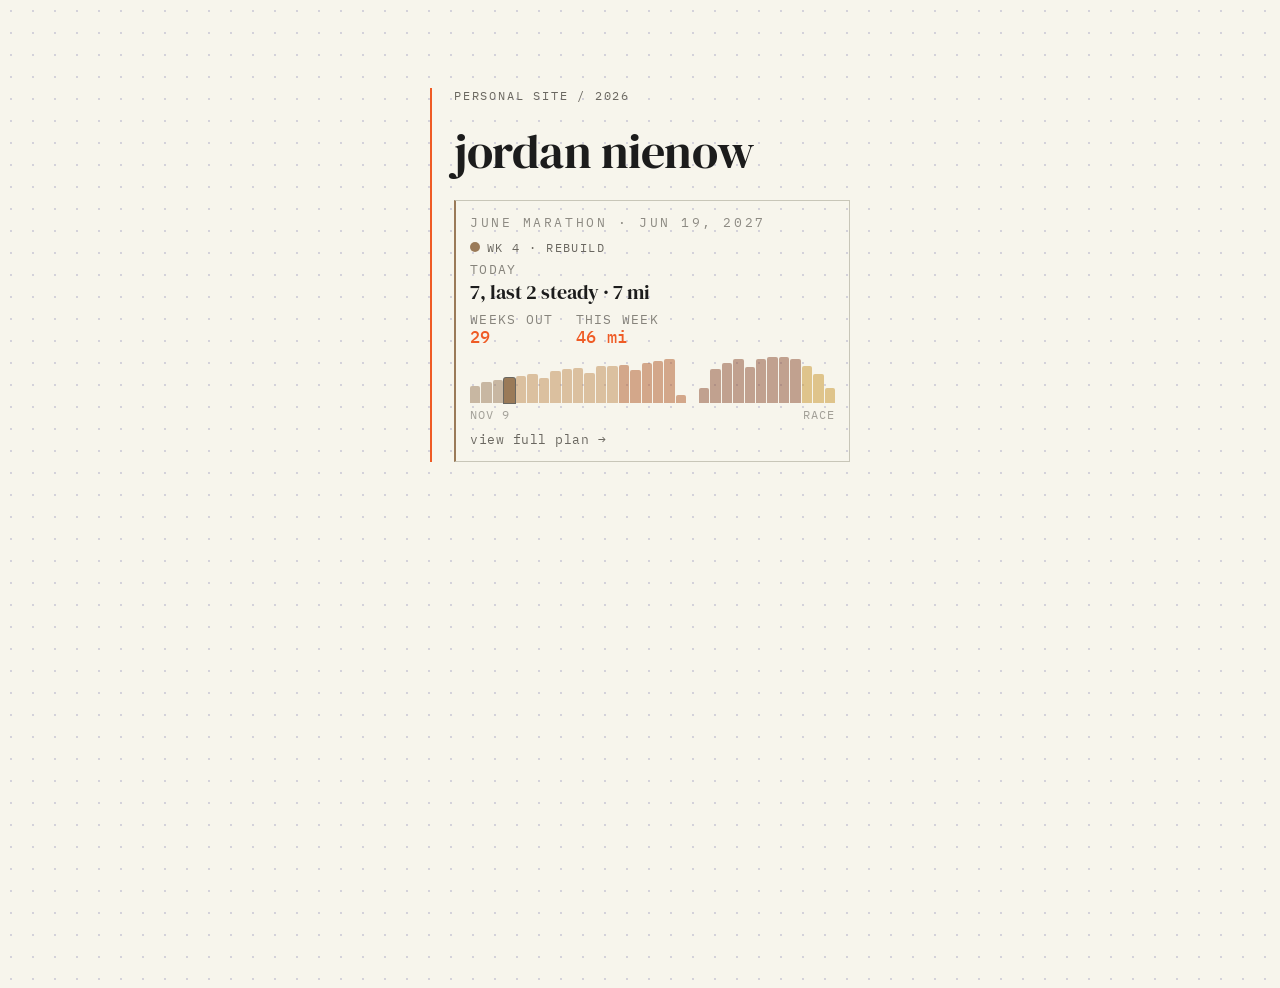
<file: index.html>
<!DOCTYPE html><html lang="en"><head><meta charset="UTF-8"><meta name="viewport" content="width=device-width, initial-scale=1.0"><title>jordan nienow</title><link rel="preconnect" href="https://fonts.googleapis.com"><link rel="preconnect" href="https://fonts.gstatic.com" crossorigin><link href="https://fonts.googleapis.com/css2?family=DM+Serif+Display&family=IBM+Plex+Mono:wght@400;500&display=swap" rel="stylesheet"><style>:root{--paper:#f7f5ec;--ink:#1c1c1c;--ink-muted:#6a6760;--orange:#ef5b25;--grid:#a8a6c473;--border-subtle:#c8c6b8;--grid-unit:22px;--phase-base-build:#bf8c52;--phase-peak-build:#b05a28;--phase-recovery:#9a7a58;--phase-marathon-prep:#8c4e32;--phase-final-build:#6e4025;--phase-taper:#c8942a;--phase-race-week:#4e2416}*,:before,:after{box-sizing:border-box;margin:0;padding:0}body{background-color:var(--paper);background-image:radial-gradient(circle, var(--grid) 1.2px, transparent 1.2px);background-size:var(--grid-unit) var(--grid-unit);color:var(--ink);min-height:100vh;font-family:IBM Plex Mono,Courier New,monospace}a{color:inherit;text-decoration:none}.hover-link{color:var(--ink-muted);border-bottom:1px solid #0000;padding-bottom:1px;transition:color .15s,border-color .15s;display:inline-block}.hover-link:hover{color:var(--ink);border-bottom-color:var(--orange)}
.notebook-page[data-astro-cid-lcdefpme]{border-left:2px solid var(--orange);flex-direction:column;gap:22px;max-width:420px;margin:88px auto;padding-left:22px;display:flex}.label[data-astro-cid-lcdefpme]{letter-spacing:.15em;text-transform:uppercase;color:var(--ink-muted);font-family:IBM Plex Mono,monospace;font-size:.75rem}.name[data-astro-cid-lcdefpme]{color:var(--ink);letter-spacing:-.01em;font-family:DM Serif Display,Georgia,serif;font-size:3rem;font-weight:400;line-height:1.1}.snapshot-card[data-astro-cid-lcdefpme]{border:1px solid var(--border-subtle);border-left:2px solid;flex-direction:column;gap:9px;padding:13px 14px 11px;display:flex}.snapshot-eyebrow[data-astro-cid-lcdefpme]{letter-spacing:.2em;text-transform:uppercase;color:var(--ink-muted);opacity:.75;font-family:IBM Plex Mono,monospace;font-size:.8rem}.snapshot-phase[data-astro-cid-lcdefpme]{align-items:center;gap:7px;display:flex}.snapshot-phase-dot[data-astro-cid-lcdefpme]{border-radius:50%;flex-shrink:0;width:10px;height:10px}.snapshot-phase-name[data-astro-cid-lcdefpme]{letter-spacing:.12em;text-transform:uppercase;color:var(--ink-muted);font-family:IBM Plex Mono,monospace;font-size:.75rem}.snapshot-today-run[data-astro-cid-lcdefpme]{color:var(--ink);font-family:DM Serif Display,Georgia,serif;font-size:1.25rem;line-height:1.25}.snapshot-stats[data-astro-cid-lcdefpme]{gap:22px;display:flex}.snapshot-stat-label[data-astro-cid-lcdefpme]{letter-spacing:.1em;text-transform:uppercase;color:var(--ink-muted);opacity:.8;margin-bottom:3px;font-family:IBM Plex Mono,monospace;font-size:.8rem;line-height:1}.snapshot-stat-value[data-astro-cid-lcdefpme]{color:var(--orange);letter-spacing:.02em;font-family:IBM Plex Mono,monospace;font-size:1.05rem;font-weight:500;line-height:1}.snapshot-chart[data-astro-cid-lcdefpme]{align-items:flex-end;gap:1px;height:48px;display:flex}.snapshot-bar{opacity:.5;cursor:default;border-radius:2px 2px 0 0;flex:1;transition:opacity .12s}.snapshot-bar.current{opacity:1;box-shadow:0 0 0 1px var(--ink-muted)}.snapshot-chart-labels[data-astro-cid-lcdefpme]{justify-content:space-between;margin-top:4px;display:flex}.snapshot-chart-labels[data-astro-cid-lcdefpme] span[data-astro-cid-lcdefpme]{letter-spacing:.08em;text-transform:uppercase;color:var(--ink-muted);opacity:.6;font-family:IBM Plex Mono,monospace;font-size:.75rem}.snapshot-link[data-astro-cid-lcdefpme]{letter-spacing:.04em;color:var(--ink-muted);border-bottom:1px solid #0000;align-self:flex-start;padding-bottom:1px;font-family:IBM Plex Mono,monospace;font-size:.8rem;transition:color .15s,border-color .15s;display:inline-block}.snapshot-link[data-astro-cid-lcdefpme]:hover{color:var(--ink);border-bottom-color:var(--orange)}
</style></head><body><main class="notebook-page" data-astro-cid-lcdefpme><span class="label" data-astro-cid-lcdefpme>personal site / 2026</span><h1 class="name" data-astro-cid-lcdefpme>jordan nienow</h1><div class="snapshot-card" id="snapshot-card" data-astro-cid-lcdefpme><div class="snapshot-eyebrow" data-astro-cid-lcdefpme>june marathon &middot; jun 19, 2027</div><div class="snapshot-phase" data-astro-cid-lcdefpme><span class="snapshot-phase-dot" id="snapshot-phase-dot" data-astro-cid-lcdefpme></span><span class="snapshot-phase-name" id="snapshot-phase-name" data-astro-cid-lcdefpme></span></div><div class="snapshot-today" data-astro-cid-lcdefpme><div class="snapshot-stat-label" id="today-label" data-astro-cid-lcdefpme>today</div><div class="snapshot-today-run" id="today-run" data-astro-cid-lcdefpme></div></div><div class="snapshot-stats" data-astro-cid-lcdefpme><div class="snapshot-stat" data-astro-cid-lcdefpme><div class="snapshot-stat-label" data-astro-cid-lcdefpme>weeks out</div><div class="snapshot-stat-value" id="stat-weeks-out" data-astro-cid-lcdefpme></div></div><div class="snapshot-stat" data-astro-cid-lcdefpme><div class="snapshot-stat-label" data-astro-cid-lcdefpme>this week</div><div class="snapshot-stat-value" id="stat-this-week" data-astro-cid-lcdefpme></div></div></div><div class="snapshot-chart-wrap" data-astro-cid-lcdefpme><div class="snapshot-chart" id="snapshot-chart" data-astro-cid-lcdefpme></div><div class="snapshot-chart-labels" data-astro-cid-lcdefpme><span data-astro-cid-lcdefpme>nov 9</span><span data-astro-cid-lcdefpme>race</span></div></div><a class="snapshot-link" href="/plan/" data-astro-cid-lcdefpme>view full plan &rarr;</a></div></main></body></html><script>(function(){const planWeeks = [{"week":1,"total":32,"cutback":false,"phase":"Rebuild","phaseVar":"--phase-recovery","days":[{"run":"3 recovery","miles":3},{"run":"6 + 6x20s strides","miles":6},{"run":"6 easy","miles":6},{"run":"4 recovery","miles":4},{"run":"5 easy","miles":5},{"run":"Rest","miles":0},{"run":"8 long","miles":8}]},{"week":2,"total":38,"cutback":false,"phase":"Rebuild","phaseVar":"--phase-recovery","days":[{"run":"Rest","miles":0},{"run":"6 + 8x10s hill sprints","miles":6},{"run":"8 easy","miles":8},{"run":"4 recovery","miles":4},{"run":"6 easy","miles":6},{"run":"4 recovery + 8x100 strides","miles":4},{"run":"10 long","miles":10}]},{"week":3,"total":42,"cutback":false,"phase":"Rebuild","phaseVar":"--phase-recovery","days":[{"run":"Rest","miles":0},{"run":"7 + 8x10s hill sprints","miles":7},{"run":"9 easy","miles":9},{"run":"Turkey Trot 5 mi race","miles":5},{"run":"6 easy","miles":6},{"run":"4 recovery + 8x100 strides","miles":4},{"run":"11 long","miles":11}]},{"week":4,"total":46,"cutback":false,"phase":"Rebuild","phaseVar":"--phase-recovery","days":[{"run":"Rest","miles":0},{"run":"8: fartlek 8x1' on / 1' off","miles":8},{"run":"9 medium-long","miles":9},{"run":"5 recovery","miles":5},{"run":"7, last 2 steady","miles":7},{"run":"5 recovery + 8x100 strides","miles":5},{"run":"12 long","miles":12}]},{"week":5,"total":50,"cutback":false,"phase":"Base & strength","phaseVar":"--phase-base-build","days":[{"run":"Rest","miles":0},{"run":"8 w/ 8x45s hills, jog down","miles":8},{"run":"10 medium-long","miles":10},{"run":"5 recovery","miles":5},{"run":"8, last 3 steady","miles":8},{"run":"5 recovery + 8x100 strides","miles":5},{"run":"14 long","miles":14}]},{"week":6,"total":54,"cutback":false,"phase":"Base & strength","phaseVar":"--phase-base-build","days":[{"run":"4 recovery","miles":4},{"run":"8: fartlek 6x2' / 1'","miles":8},{"run":"11 medium-long","miles":11},{"run":"5 recovery","miles":5},{"run":"8, last 4 steady","miles":8},{"run":"4 recovery + 8x100 strides","miles":4},{"run":"14 long","miles":14}]},{"week":7,"total":46,"cutback":true,"phase":"Base & strength","phaseVar":"--phase-base-build","days":[{"run":"4 recovery","miles":4},{"run":"7 + 10x100 strides","miles":7},{"run":"9 medium-long","miles":9},{"run":"5 recovery","miles":5},{"run":"5 easy","miles":5},{"run":"4 recovery + 8x100 strides","miles":4},{"run":"12 long","miles":12}]},{"week":8,"total":58,"cutback":false,"phase":"Base & strength","phaseVar":"--phase-base-build","days":[{"run":"5 recovery","miles":5},{"run":"8 w/ 10x45s hills, jog down","miles":8},{"run":"11 medium-long","miles":11},{"run":"5 recovery","miles":5},{"run":"9, last 4 steady","miles":9},{"run":"5 recovery + 8x100 strides","miles":5},{"run":"15 long","miles":15}]},{"week":9,"total":62,"cutback":false,"phase":"Base & strength","phaseVar":"--phase-base-build","days":[{"run":"5 recovery","miles":5},{"run":"9 w/ 5x4' @ LT, 90s jog","miles":9},{"run":"12 medium-long","miles":12},{"run":"6 recovery","miles":6},{"run":"9 general aerobic","miles":9},{"run":"5 recovery + 8x100 strides","miles":5},{"run":"16 long","miles":16}]},{"week":10,"total":65,"cutback":false,"phase":"Base & strength","phaseVar":"--phase-base-build","days":[{"run":"5 recovery","miles":5},{"run":"10 w/ 3x10' @ LT, 2' jog","miles":10},{"run":"12 medium-long","miles":12},{"run":"6 recovery","miles":6},{"run":"10, last 5 steady","miles":10},{"run":"5 recovery + 8x100 strides","miles":5},{"run":"17 long","miles":17}]},{"week":11,"total":55,"cutback":true,"phase":"Base & strength","phaseVar":"--phase-base-build","days":[{"run":"4 recovery","miles":4},{"run":"8 + 10x100 strides","miles":8},{"run":"10 medium-long","miles":10},{"run":"5 recovery","miles":5},{"run":"9 general aerobic","miles":9},{"run":"5 recovery + 8x100 strides","miles":5},{"run":"14 long","miles":14}]},{"week":12,"total":67,"cutback":false,"phase":"Base & strength","phaseVar":"--phase-base-build","days":[{"run":"5 recovery","miles":5},{"run":"10 w/ 4 @ LT","miles":10},{"run":"12 medium-long","miles":12},{"run":"6 recovery","miles":6},{"run":"10 w/ 4 @ MP","miles":10},{"run":"6 recovery + 8x100 strides","miles":6},{"run":"18 long","miles":18}]},{"week":13,"total":68,"cutback":false,"phase":"Base & strength","phaseVar":"--phase-base-build","days":[{"run":"5 recovery","miles":5},{"run":"9: 4 mi threshold test","miles":9},{"run":"13 medium-long","miles":13},{"run":"6 recovery","miles":6},{"run":"11 general aerobic","miles":11},{"run":"6 recovery + 8x100 strides","miles":6},{"run":"18 long","miles":18}]},{"week":14,"total":70,"cutback":false,"phase":"Endurance & LT","phaseVar":"--phase-peak-build","days":[{"run":"6 recovery","miles":6},{"run":"10 w/ 5 @ LT","miles":10},{"run":"13 medium-long","miles":13},{"run":"6 recovery","miles":6},{"run":"11 w/ 6 @ MP","miles":11},{"run":"6 recovery + 8x100 strides","miles":6},{"run":"18 long","miles":18}]},{"week":15,"total":60,"cutback":true,"phase":"Endurance & LT","phaseVar":"--phase-peak-build","days":[{"run":"5 recovery","miles":5},{"run":"8 + 10x100 strides","miles":8},{"run":"11 medium-long","miles":11},{"run":"6 recovery","miles":6},{"run":"10 general aerobic","miles":10},{"run":"5 recovery + 8x100 strides","miles":5},{"run":"15 long","miles":15}]},{"week":16,"total":74,"cutback":false,"phase":"Endurance & LT","phaseVar":"--phase-peak-build","days":[{"run":"6 recovery","miles":6},{"run":"11 w/ 6 @ LT","miles":11},{"run":"14 medium-long","miles":14},{"run":"7 recovery","miles":7},{"run":"10 general aerobic","miles":10},{"run":"6 recovery + 8x100 strides","miles":6},{"run":"20 long","miles":20}]},{"week":17,"total":77,"cutback":false,"phase":"Endurance & LT","phaseVar":"--phase-peak-build","days":[{"run":"7 recovery","miles":7},{"run":"11 w/ 3x2 mi @ LT, 3' jog","miles":11},{"run":"15 medium-long","miles":15},{"run":"7 recovery","miles":7},{"run":"13 general aerobic","miles":13},{"run":"7 recovery + 8x100 strides","miles":7},{"run":"17 w/ 10 @ MP","miles":17}]},{"week":18,"total":80,"cutback":false,"phase":"Endurance & LT","phaseVar":"--phase-peak-build","days":[{"run":"7 recovery","miles":7},{"run":"12 w/ 7 @ LT","miles":12},{"run":"15 medium-long","miles":15},{"run":"7 recovery","miles":7},{"run":"11 general aerobic","miles":11},{"run":"7 recovery + 8x100 strides","miles":7},{"run":"21 long","miles":21}]},{"week":19,"total":15,"cutback":false,"phase":"Endurance & LT","phaseVar":"--phase-peak-build","days":[{"run":"6 recovery","miles":6},{"run":"9 w/ 4 @ LT","miles":9},{"run":"Travel day","miles":0},{"run":"Costa Rica: hike / bird","miles":0},{"run":"Costa Rica: hike / bird","miles":0},{"run":"Costa Rica: hike / bird","miles":0},{"run":"Costa Rica: hike / bird","miles":0}]},{"week":20,"total":0,"cutback":false,"phase":"Race prep","phaseVar":"--phase-marathon-prep","days":[{"run":"Costa Rica: hike / bird","miles":0},{"run":"Costa Rica: hike / bird","miles":0},{"run":"Costa Rica: hike / bird","miles":0},{"run":"Costa Rica: hike / bird","miles":0},{"run":"Costa Rica: hike / bird","miles":0},{"run":"Costa Rica: hike / bird","miles":0},{"run":"Costa Rica: hike / bird","miles":0}]},{"week":21,"total":28,"cutback":false,"phase":"Race prep","phaseVar":"--phase-marathon-prep","days":[{"run":"Costa Rica: hike / bird","miles":0},{"run":"Costa Rica: hike / bird","miles":0},{"run":"Travel day","miles":0},{"run":"5 easy","miles":5},{"run":"6 easy + 6x100 strides","miles":6},{"run":"5 recovery","miles":5},{"run":"12 long","miles":12}]},{"week":22,"total":63,"cutback":false,"phase":"Race prep","phaseVar":"--phase-marathon-prep","days":[{"run":"5 recovery","miles":5},{"run":"9 + 8x10s hill sprints","miles":9},{"run":"12 medium-long","miles":12},{"run":"6 recovery","miles":6},{"run":"10, last 3 steady","miles":10},{"run":"5 recovery + 8x100 strides","miles":5},{"run":"16 long","miles":16}]},{"week":23,"total":73,"cutback":false,"phase":"Race prep","phaseVar":"--phase-marathon-prep","days":[{"run":"6 recovery","miles":6},{"run":"11 w/ 2x3 mi @ LT, 3' jog","miles":11},{"run":"14 medium-long","miles":14},{"run":"7 recovery","miles":7},{"run":"11 general aerobic","miles":11},{"run":"6 recovery + 8x100 strides","miles":6},{"run":"18 w/ 10 @ MP","miles":18}]},{"week":24,"total":80,"cutback":false,"phase":"Race prep","phaseVar":"--phase-marathon-prep","days":[{"run":"7 recovery","miles":7},{"run":"11 w/ 5x1000 m @ VO2max","miles":11},{"run":"15 medium-long","miles":15},{"run":"7 recovery","miles":7},{"run":"13 general aerobic","miles":13},{"run":"7 recovery + 8x100 strides","miles":7},{"run":"20 long","miles":20}]},{"week":25,"total":66,"cutback":false,"phase":"Race prep","phaseVar":"--phase-marathon-prep","days":[{"run":"7 recovery","miles":7},{"run":"9 w/ 3 @ LT","miles":9},{"run":"12 medium-long","miles":12},{"run":"6 recovery","miles":6},{"run":"5 recovery + 8x100 strides","miles":5},{"run":"Tune-up half, race effort","miles":16},{"run":"11 recovery","miles":11}]},{"week":26,"total":80,"cutback":false,"phase":"Race prep","phaseVar":"--phase-marathon-prep","days":[{"run":"6 recovery","miles":6},{"run":"10 general aerobic + 8x100 strides","miles":10},{"run":"16 medium-long","miles":16},{"run":"8 recovery","miles":8},{"run":"13 general aerobic","miles":13},{"run":"7 recovery + 8x100 strides","miles":7},{"run":"20 long","miles":20}]},{"week":27,"total":85,"cutback":false,"phase":"Race prep","phaseVar":"--phase-marathon-prep","days":[{"run":"8 recovery","miles":8},{"run":"11 w/ 5x1200 m @ VO2max","miles":11},{"run":"16 medium-long","miles":16},{"run":"9 recovery","miles":9},{"run":"15 general aerobic","miles":15},{"run":"8 recovery + 8x100 strides","miles":8},{"run":"18 w/ 14 @ MP","miles":18}]},{"week":28,"total":85,"cutback":false,"phase":"Race prep","phaseVar":"--phase-marathon-prep","days":[{"run":"8 recovery","miles":8},{"run":"12 w/ 7 @ LT","miles":12},{"run":"15 medium-long","miles":15},{"run":"8 recovery","miles":8},{"run":"13 general aerobic","miles":13},{"run":"7 recovery + 8x100 strides","miles":7},{"run":"22 long","miles":22}]},{"week":29,"total":80,"cutback":false,"phase":"Race prep","phaseVar":"--phase-marathon-prep","days":[{"run":"7 recovery","miles":7},{"run":"11 w/ 6x1000 m @ VO2max","miles":11},{"run":"15 medium-long","miles":15},{"run":"7 recovery","miles":7},{"run":"13 w/ 8 @ MP","miles":13},{"run":"7 recovery + 8x100 strides","miles":7},{"run":"20 long","miles":20}]},{"week":30,"total":68,"cutback":false,"phase":"Taper","phaseVar":"--phase-taper","days":[{"run":"6 recovery","miles":6},{"run":"10 w/ 5 @ LT","miles":10},{"run":"13 medium-long","miles":13},{"run":"7 recovery","miles":7},{"run":"10 w/ 6 @ MP","miles":10},{"run":"6 recovery + 8x100 strides","miles":6},{"run":"16 long","miles":16}]},{"week":31,"total":54,"cutback":false,"phase":"Taper","phaseVar":"--phase-taper","days":[{"run":"5 recovery","miles":5},{"run":"9 w/ 4x1200 m @ VO2max","miles":9},{"run":"10 medium-long","miles":10},{"run":"5 recovery","miles":5},{"run":"9 general aerobic","miles":9},{"run":"4 recovery + 8x100 strides","miles":4},{"run":"12 long","miles":12}]},{"week":32,"total":28,"cutback":false,"phase":"Taper","phaseVar":"--phase-taper","days":[{"run":"6 recovery","miles":6},{"run":"7 w/ 2 @ MP","miles":7},{"run":"6 recovery + 8x100 strides","miles":6},{"run":"5 recovery","miles":5},{"run":"4 + 4x100 strides","miles":4},{"run":"RACE","miles":26.2},{"run":"Rest","miles":0}]}];
const START = {"y":2026,"m":10,"d":9};
const RACE_DAY_INDEX = 222;

(function () {
  const LAST = planWeeks.length * 7 - 1;
  const start = new Date(START.y, START.m, START.d);
  const now = new Date();
  const today = new Date(now.getFullYear(), now.getMonth(), now.getDate());
  const todayIdx = Math.round((today - start) / 86400000);

  const idx = todayIdx < 0 ? 0 : todayIdx > LAST ? RACE_DAY_INDEX : todayIdx;
  const activeIndex = Math.floor(idx / 7);
  const active = planWeeks[activeIndex];
  const day = active.days[idx % 7];

  const daysOut = RACE_DAY_INDEX - todayIdx;
  const weeksOut = Math.max(0, Math.ceil(daysOut / 7));

  document.getElementById('stat-weeks-out').textContent = weeksOut;
  document.getElementById('stat-this-week').textContent = active.total + ' mi';
  document.getElementById('snapshot-phase-name').textContent = 'wk ' + active.week + ' \u00B7 ' + active.phase.toLowerCase();
  document.getElementById('snapshot-phase-dot').style.background = 'var(' + active.phaseVar + ')';
  document.getElementById('snapshot-card').style.borderLeftColor = 'var(' + active.phaseVar + ')';

  let label = 'today';
  if (todayIdx < 0) label = 'day 1 \u00B7 in ' + (-todayIdx) + (todayIdx === -1 ? ' day' : ' days');
  else if (todayIdx > LAST) label = 'race day \u00B7 done';
  document.getElementById('today-label').textContent = label;
  document.getElementById('today-run').textContent = day.run + (day.miles > 0 ? ' \u00B7 ' + day.miles + ' mi' : '');

  const maxMiles = 88;
  const chart = document.getElementById('snapshot-chart');
  planWeeks.forEach(function (w, i) {
    const bar = document.createElement('div');
    bar.className = 'snapshot-bar' + (i === activeIndex ? ' current' : '');
    bar.style.height = Math.round((Math.min(w.total, maxMiles) / maxMiles) * 48) + 'px';
    bar.style.background = 'var(' + w.phaseVar + ')';
    bar.title = 'Wk ' + w.week + ' \u00B7 ' + w.total + ' mi \u00B7 ' + w.phase;
    chart.appendChild(bar);
  });
})();
})();</script>
</file>
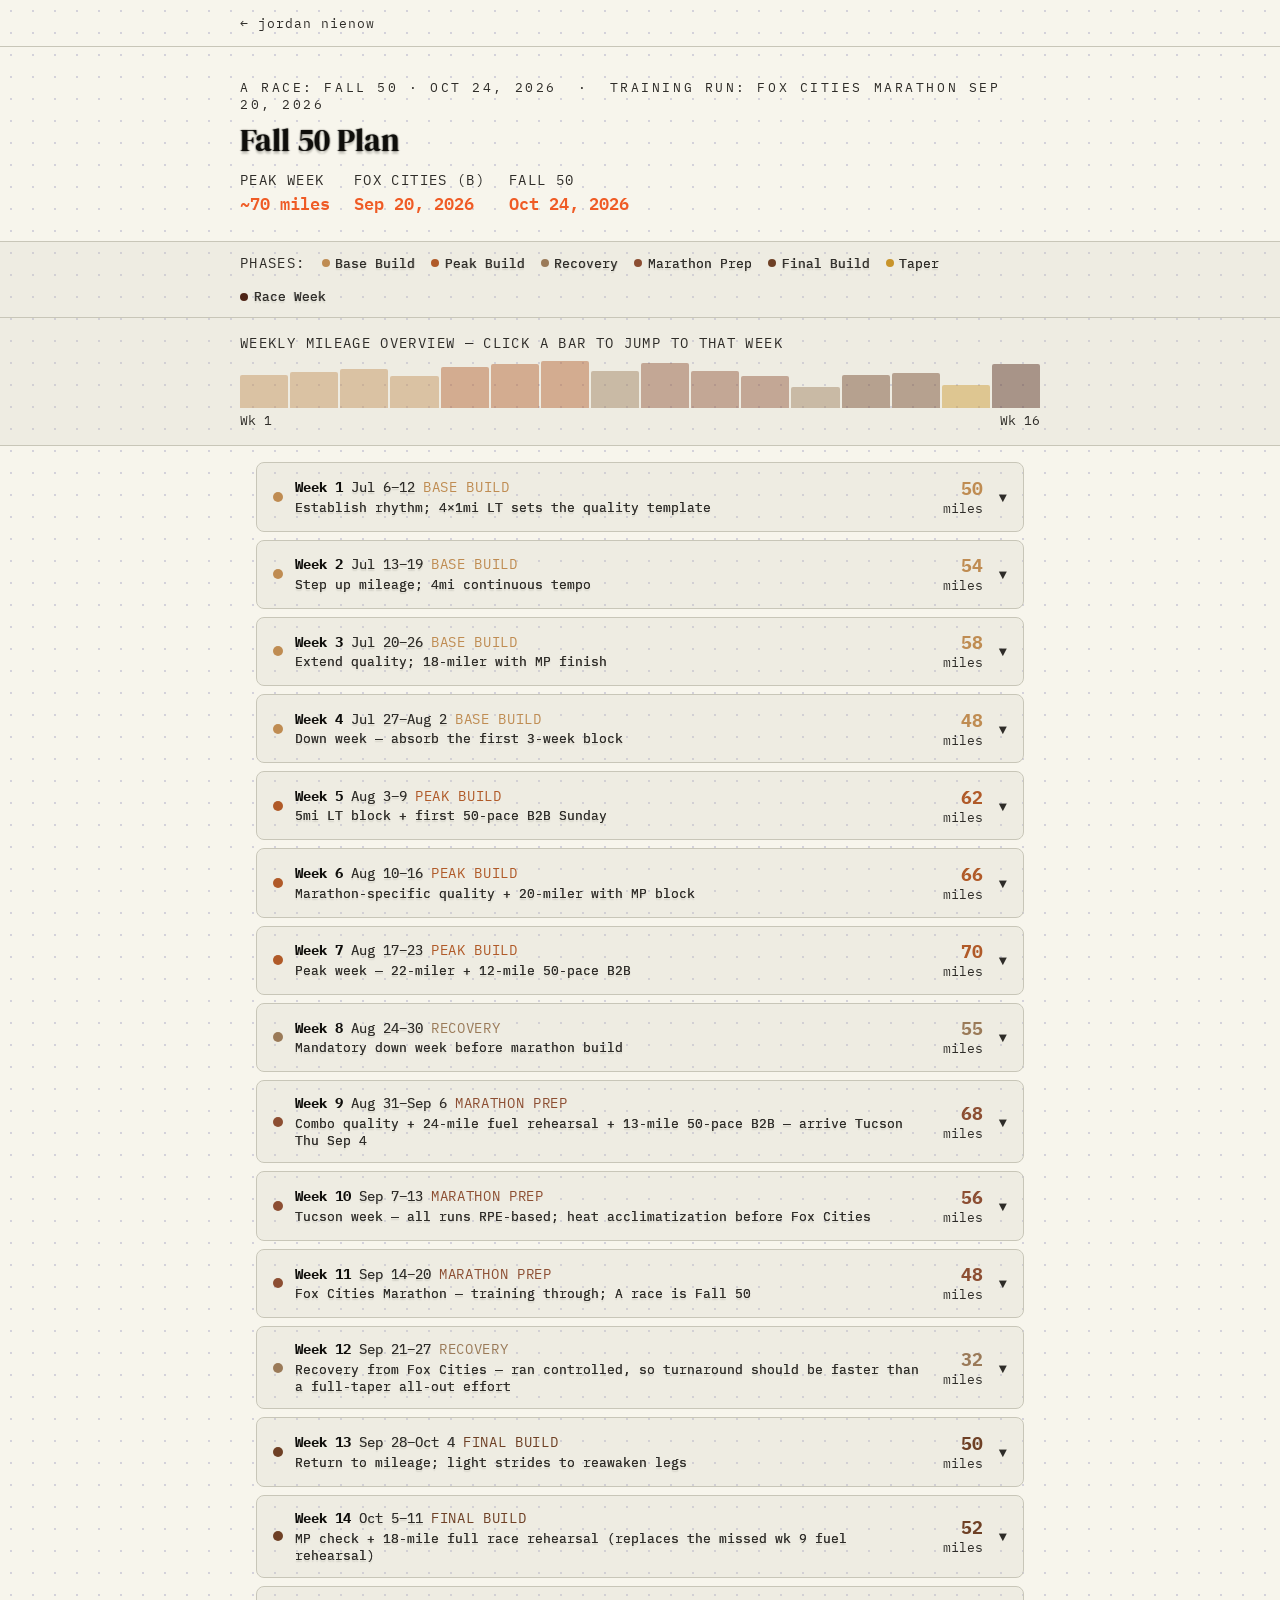
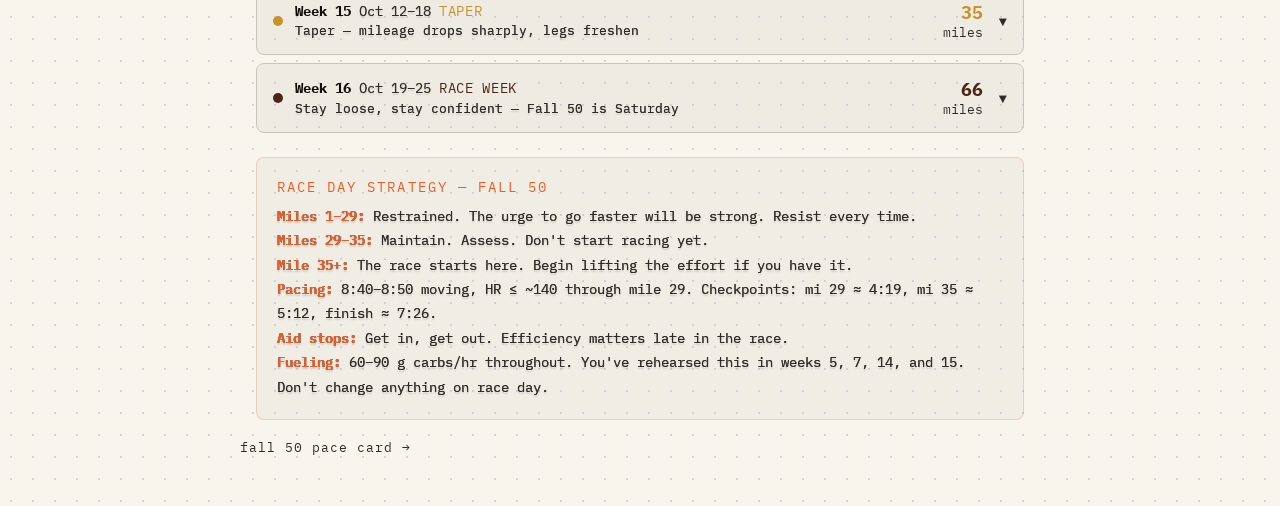
<file: fall-plan/index.html>
<!DOCTYPE html><html lang="en"> <head><meta charset="UTF-8"><meta name="viewport" content="width=device-width, initial-scale=1.0"><title>fall &#39;26 plan</title><link rel="preconnect" href="https://fonts.googleapis.com"><link rel="preconnect" href="https://fonts.gstatic.com" crossorigin><link href="https://fonts.googleapis.com/css2?family=DM+Serif+Display&family=IBM+Plex+Mono:wght@400;500&display=swap" rel="stylesheet"><style>:root{--paper: #F7F5EC;--ink: #1C1C1C;--ink-muted: #6A6760;--orange: #EF5B25;--grid: rgba(168, 166, 196, .45);--border-subtle: #C8C6B8;--grid-unit: 22px;--phase-base-build: #BF8C52;--phase-peak-build: #B05A28;--phase-recovery: #9A7A58;--phase-marathon-prep: #8C4E32;--phase-final-build: #6E4025;--phase-taper: #C8942A;--phase-race-week: #4E2416}*,*:before,*:after{box-sizing:border-box;margin:0;padding:0}body{font-family:IBM Plex Mono,Courier New,monospace;background-color:var(--paper);background-image:radial-gradient(circle,var(--grid) 1.2px,transparent 1.2px);background-size:var(--grid-unit) var(--grid-unit);color:var(--ink);min-height:100vh}a{color:inherit;text-decoration:none}.hover-link{color:var(--ink-muted);display:inline-block;padding-bottom:1px;border-bottom:1px solid transparent;transition:color .15s ease,border-color .15s ease}.hover-link:hover{color:var(--ink);border-bottom-color:var(--orange)}
</style>
<link rel="stylesheet" href="/_astro/fall-plan.z354D74Q.css"></head> <body>   <div id="back-nav"> <div class="inner"> <a href="/" class="hover-link">← jordan nienow</a> </div> </div> <div id="header"> <div class="inner"> <div class="eyebrow">A Race: Fall 50 · Oct 24, 2026 &nbsp;·&nbsp; Training Run: Fox Cities Marathon Sep 20, 2026</div> <h1>Fall 50 Plan</h1> <div class="stats"> <div><div class="stat-label">Peak Week</div><div class="stat-value">~70 miles</div></div> <div><div class="stat-label">Fox Cities (B)</div><div class="stat-value">Sep 20, 2026</div></div> <div><div class="stat-label">Fall 50</div><div class="stat-value">Oct 24, 2026</div></div> </div> </div> </div> <div id="legend-bar"> <div class="inner"> <span class="legend-label">Phases:</span> <div class="legend-item"><div class="legend-dot" style="background:var(--phase-base-build)"></div><span class="legend-text">Base Build</span></div> <div class="legend-item"><div class="legend-dot" style="background:var(--phase-peak-build)"></div><span class="legend-text">Peak Build</span></div> <div class="legend-item"><div class="legend-dot" style="background:var(--phase-recovery)"></div><span class="legend-text">Recovery</span></div> <div class="legend-item"><div class="legend-dot" style="background:var(--phase-marathon-prep)"></div><span class="legend-text">Marathon Prep</span></div> <div class="legend-item"><div class="legend-dot" style="background:var(--phase-final-build)"></div><span class="legend-text">Final Build</span></div> <div class="legend-item"><div class="legend-dot" style="background:var(--phase-taper)"></div><span class="legend-text">Taper</span></div> <div class="legend-item"><div class="legend-dot" style="background:var(--phase-race-week)"></div><span class="legend-text">Race Week</span></div> </div> </div> <div id="chart-section"> <div class="inner"> <div class="chart-title">Weekly Mileage Overview — click a bar to jump to that week</div> <div id="chart"></div> <div class="chart-labels"><span>Wk 1</span><span>Wk 16</span></div> </div> </div> <div id="weeks"></div> <div id="pace-card-link"> <div class="inner"> <a href="/pace-card/" class="hover-link">fall 50 pace card →</a> </div> </div> <script>
const _css = getComputedStyle(document.documentElement);
const _v = (name) => _css.getPropertyValue(name).trim();

const phaseAccent = {
  "Base Build":    _v('--phase-base-build'),    // Robert Oster Caffe Crema
  "Peak Build":    _v('--phase-peak-build'),    // Diamine Ancient Copper
  "Recovery":      _v('--phase-recovery'),      // Diamine Sepia
  "Marathon Prep": _v('--phase-marathon-prep'), // Pilot Iroshizuku Yama-guri
  "Final Build":   _v('--phase-final-build'),   // Noodler's Walnut
  "Taper":         _v('--phase-taper'),         // Diamine Amber
  "Race Week":     _v('--phase-race-week'),     // Diamine Chocolate Brown
};

const weeks = [
  { week:1, phase:"Base Build", dates:"Jul 6–12", totalMiles:50, goal:"Establish rhythm; 4×1mi LT sets the quality template", days:[
    {day:"Mon",workout:"4 miles recovery",miles:4,pace:"8:45–9:30",notes:"Start of the block. Keep it genuinely easy — effort-based in heat means letting pace drift as far as needed."},
    {day:"Tue",workout:"2mi WU + 4×1mi @ LT (90s jog) + 1mi CD",miles:8,pace:"WU/CD: 8:45–9:00 | LT: 6:55–7:05",notes:"4×1 mile at lactate threshold with 90-second jog recovery between each. Should feel hard but controlled — short phrases possible. This session sets the quality template for the whole plan."},
    {day:"Wed",workout:"7 miles easy",miles:7,pace:"8:45–9:30",notes:"Pure aerobic. Effort-based — if it's hot, drift to 9:30 or beyond."},
    {day:"Thu",workout:"7 miles easy + 6×20s strides",miles:7,pace:"8:45–9:30 | Strides: ~6:00 effort",notes:"Strides at the end: 6×20 seconds at fast-but-controlled effort, full walk recovery between each. These keep leg turnover sharp without adding load."},
    {day:"Fri",workout:"5 miles easy",miles:5,pace:"8:45–9:30",notes:""},
    {day:"Sat",workout:"14 miles easy",miles:14,pace:"8:45–9:30",notes:"Long run over rollers. Run downhills honestly — don't brake, don't sprint. Effort-based throughout."},
    {day:"Sun",workout:"5 miles easy",miles:5,pace:"8:45–9:30",notes:"Medium day after the long run. Legs may be stiff — that's expected."},
  ]},
  { week:2, phase:"Base Build", dates:"Jul 13–19", totalMiles:54, goal:"Step up mileage; 4mi continuous tempo", days:[
    {day:"Mon",workout:"4 miles recovery",miles:4,pace:"8:45–9:30",notes:""},
    {day:"Tue",workout:"2mi WU + 4mi @ LT + 1mi CD",miles:7,pace:"WU/CD: 8:45–9:00 | Tempo: 6:55–7:05",notes:"Continuous 4-mile tempo at LT pace — different stimulus than intervals. Requires sustained mental effort. Comfortably hard; you should be working but not blowing up."},
    {day:"Wed",workout:"8 miles easy",miles:8,pace:"8:45–9:30",notes:""},
    {day:"Thu",workout:"9 miles easy + 6×20s strides",miles:9,pace:"8:45–9:30 | Strides: ~6:00 effort",notes:"Strides at the end."},
    {day:"Fri",workout:"5 miles easy",miles:5,pace:"8:45–9:30",notes:""},
    {day:"Sat",workout:"16 miles easy",miles:16,pace:"8:45–9:30",notes:"Long run over rollers. Keep effort easy throughout — no pushing. Fuel every 45 min."},
    {day:"Sun",workout:"5 miles easy",miles:5,pace:"8:45–9:30",notes:"Shake out the long-run legs."},
  ]},
  { week:3, phase:"Base Build", dates:"Jul 20–26", totalMiles:58, goal:"Extend quality; 18-miler with MP finish", days:[
    {day:"Mon",workout:"4 miles recovery",miles:4,pace:"8:45–9:30",notes:""},
    {day:"Tue",workout:"2mi WU + 5×8:00 @ LT (2:00 jog) + 1mi CD",miles:9,pace:"WU/CD: 8:45–9:00 | LT: 6:55–7:05",notes:"5 reps of 8 minutes at LT pace, 2-minute jog recovery between each. Each rep is roughly 1.1 miles at threshold. Total quality work ~5.7 miles inside a 9-mile run."},
    {day:"Wed",workout:"8 miles easy",miles:8,pace:"8:45–9:30",notes:""},
    {day:"Thu",workout:"8 miles easy + 6×20s strides",miles:8,pace:"8:45–9:30 | Strides: ~6:00 effort",notes:""},
    {day:"Fri",workout:"5 miles easy",miles:5,pace:"8:45–9:30",notes:""},
    {day:"Sat",workout:"18 miles: 14 easy + last 4 @ MP",miles:18,pace:"Miles 1–14: 8:45–9:00 | Miles 15–18: 7:38–7:50",notes:"First MP finish on the long run. Run the first 14 genuinely easy — the MP miles are meant to be hard from fatigue, not because you went out fast. Route over rollers."},
    {day:"Sun",workout:"6 miles easy",miles:6,pace:"8:45–9:30",notes:""},
  ]},
  { week:4, phase:"Base Build", dates:"Jul 27–Aug 2", totalMiles:48, goal:"Down week — absorb the first 3-week block", days:[
    {day:"Mon",workout:"3 miles recovery",miles:3,pace:"8:45–9:30",notes:"Down week. Let weeks 1–3 absorb. This is not optional."},
    {day:"Tue",workout:"2mi WU + 6×2:00 fast (2:00 jog) + 1mi CD",miles:6,pace:"WU/CD: 8:45–9:00 | Fast: ~6:20–6:40",notes:"Short speed work on the down week — keeps legs sharp without adding load. 2-minute surges harder than LT but not a full sprint. Full 2-minute jog recovery between each."},
    {day:"Wed",workout:"7 miles easy",miles:7,pace:"8:45–9:30",notes:""},
    {day:"Thu",workout:"7 miles easy + 6×20s strides",miles:7,pace:"8:45–9:30 | Strides: ~6:00 effort",notes:""},
    {day:"Fri",workout:"4 miles easy",miles:4,pace:"8:45–9:30",notes:""},
    {day:"Sat",workout:"14 miles easy",miles:14,pace:"8:45–9:30",notes:"Down week long run. Easy throughout. Route over rollers."},
    {day:"Sun",workout:"7 miles easy",miles:7,pace:"8:45–9:30",notes:""},
  ]},
  { week:5, phase:"Peak Build", dates:"Aug 3–9", totalMiles:62, goal:"5mi LT block + first 50-pace B2B Sunday", days:[
    {day:"Mon",workout:"3 miles recovery",miles:3,pace:"8:45–9:30",notes:""},
    {day:"Tue",workout:"2mi WU + 5mi @ LT + 1mi CD",miles:8,pace:"WU/CD: 8:45–9:00 | Tempo: 6:55–7:05",notes:"Continuous 5-mile tempo — longest LT block so far. The last mile should be genuinely hard. If it feels easy, your fitness has jumped."},
    {day:"Wed",workout:"9 miles easy",miles:9,pace:"8:45–9:30",notes:""},
    {day:"Thu",workout:"9 miles easy + 6×20s strides",miles:9,pace:"8:45–9:30 | Strides: ~6:00 effort",notes:""},
    {day:"Fri",workout:"5 miles easy",miles:5,pace:"8:45–9:30",notes:""},
    {day:"Sat",workout:"18 miles easy",miles:18,pace:"8:45–9:30",notes:"Fuel protocol kicks in on all runs 18+: 60–90 g carbs/hr using race nutrition (Hammer gels, Gatorade, Coke). Route over rollers. Run downhills honestly."},
    {day:"Sun",workout:"10 miles @ 50-pace",miles:10,pace:"8:40–8:50",notes:"First B2B 50-pace Sunday. Running 10 miles the day after 18 at Fall 50 goal pace builds specific ultra endurance — time on feet on tired legs is the adaptation you're after. This should feel harder than the pace suggests."},
  ]},
  { week:6, phase:"Peak Build", dates:"Aug 10–16", totalMiles:66, goal:"Marathon-specific quality + 20-miler with MP block", days:[
    {day:"Mon",workout:"5 miles recovery",miles:5,pace:"8:45–9:30",notes:""},
    {day:"Tue",workout:"2mi WU + 2×3mi @ MP−10s (2:00 jog) + 1mi CD",miles:10,pace:"WU/CD: 8:45–9:00 | MP−10s: 7:28–7:40",notes:"2 reps of 3 miles at 10 sec/mi faster than marathon goal pace. This bridges LT work and marathon-specific running. 2-minute jog between reps."},
    {day:"Wed",workout:"9 miles easy",miles:9,pace:"8:45–9:30",notes:""},
    {day:"Thu",workout:"9 miles easy + 6×20s strides",miles:9,pace:"8:45–9:30 | Strides: ~6:00 effort",notes:""},
    {day:"Fri",workout:"5 miles easy",miles:5,pace:"8:45–9:30",notes:""},
    {day:"Sat",workout:"20 miles: 9 easy + mi 10–18 @ MP + 2 easy",miles:20,pace:"Miles 1–9: 8:45–9:00 | Miles 10–18: 7:38–7:50 | Miles 19–20: easy",notes:"Key session: 9 miles at MP inside a 20-miler. Fuel 60–90 g/hr. Route over rollers. This simulates the mid-race miles at Fox Cities."},
    {day:"Sun",workout:"8 miles easy",miles:8,pace:"8:45–9:30",notes:"Easy shake-out after yesterday's big session."},
  ]},
  { week:7, phase:"Peak Build", dates:"Aug 17–23", totalMiles:70, goal:"Peak week — 22-miler + 12-mile 50-pace B2B", days:[
    {day:"Mon",workout:"4 miles recovery",miles:4,pace:"8:45–9:30",notes:"Biggest week of the plan. Keep this day genuinely easy."},
    {day:"Tue",workout:"2mi WU + 5×8:00 @ LT (2:00 jog) + 1mi CD",miles:10,pace:"WU/CD: 8:45–9:00 | LT: 6:55–7:05",notes:"Same structure as week 3 but you're in much better shape — it should feel more controlled now. This is a hard session in a hard week; execute it, don't race it."},
    {day:"Wed",workout:"8 miles easy",miles:8,pace:"8:45–9:30",notes:""},
    {day:"Thu",workout:"9 miles easy + 6×20s strides",miles:9,pace:"8:45–9:30 | Strides: ~6:00 effort",notes:""},
    {day:"Fri",workout:"5 miles easy",miles:5,pace:"8:45–9:30",notes:""},
    {day:"Sat",workout:"22 miles easy",miles:22,pace:"8:45–9:30",notes:"Longest single run of the plan. Fuel 60–90 g/hr. Route over rollers; run downhills honestly. This is about time on feet — keep the effort easy even if pace drifts in heat."},
    {day:"Sun",workout:"12 miles @ 50-pace",miles:12,pace:"8:40–8:50",notes:"The B2B that defines this block. 22 miles Saturday + 12 at 50-pace Sunday = 34 miles of specific ultra work in two days. Hardest weekend of the plan. Fuel and sleep aggressively Friday and Saturday."},
  ]},
  { week:8, phase:"Recovery", dates:"Aug 24–30", totalMiles:55, goal:"Mandatory down week before marathon build", days:[
    {day:"Mon",workout:"4 miles recovery",miles:4,pace:"8:45–9:30",notes:"Peak week is done. This down week is not optional — week 7 was a lot."},
    {day:"Tue",workout:"2mi WU + 4×1mi @ LT (90s jog) + 1mi CD",miles:8,pace:"WU/CD: 8:45–9:00 | LT: 6:55–7:05",notes:"Back to 4×1mi LT — the session you started the plan with. Notice how much easier it feels now. Quality stays, volume drops."},
    {day:"Wed",workout:"7 miles easy",miles:7,pace:"8:45–9:30",notes:""},
    {day:"Thu",workout:"8 miles easy + 6×20s strides",miles:8,pace:"8:45–9:30 | Strides: ~6:00 effort",notes:""},
    {day:"Fri",workout:"5 miles easy",miles:5,pace:"8:45–9:30",notes:""},
    {day:"Sat",workout:"16 miles easy",miles:16,pace:"8:45–9:30",notes:"Shorter long run. Easy effort. Route over rollers."},
    {day:"Sun",workout:"7 miles easy",miles:7,pace:"8:45–9:30",notes:""},
  ]},
  { week:9, phase:"Marathon Prep", dates:"Aug 31–Sep 6", totalMiles:68, goal:"Combo quality + 24-mile fuel rehearsal + 13-mile 50-pace B2B — arrive Tucson Thu Sep 4", days:[
    {day:"Mon",workout:"4 miles recovery",miles:4,pace:"8:45–9:30",notes:""},
    {day:"Tue",workout:"2mi WU + 3mi @ MP + 2mi @ LT + 1mi CD",miles:8,pace:"WU/CD: 8:45–9:00 | MP: 7:38–7:50 | LT: 6:55–7:05",notes:"Combination session: start at marathon pace, then shift up to LT. Teaches gear-changing and is specific to Fox Cities execution. The LT miles at the end will be genuinely hard off the MP work."},
    {day:"Wed",workout:"8 miles easy",miles:8,pace:"8:45–9:30",notes:"Option: swap today's easy 8 with the 24-miler on Saturday, doing the big run here in Manitowoc before leaving for Tucson. Cleanest way to avoid running 24 miles in September desert heat."},
    {day:"Thu",workout:"7 miles easy + 6×20s strides",miles:7,pace:"effort-based (Tucson heat)",notes:"Arriving in Tucson today (~2,400 ft elevation, ~78–85°F at 5am during monsoon season). Start before 5:30am — no outdoor running after 6:30am. Run by effort, not pace; expect 30–60 sec/mi slower than Manitowoc. Strides by feel, not the watch."},
    {day:"Fri",workout:"4 miles easy",miles:4,pace:"effort-based (Tucson heat)",notes:"Tucson day 2. Short day before the biggest run of the plan. 5am start. Eat a lot and sleep well tonight — tomorrow is massive."},
    {day:"Sat",workout:"24 miles — full fuel rehearsal",miles:24,pace:"effort-based (Tucson heat)",notes:"Biggest single run of the plan — in Tucson September heat. If you swapped this to Wed in Manitowoc: do an easy 8 here instead. If running in Tucson: start at 4:00am (sunrise ~6:15am — a 4am start gets 14–16 miles done before the worst heat). Run entirely by RPE, not GPS pace — 8:45–9:30 effort is the target, wherever the watch lands. Increase fluids to 20–24 oz/hr on top of the 60–90 g carb protocol. Treadmill is valid if the hotel has good equipment. Fueling protocol stays identical regardless of where you run."},
    {day:"Sun",workout:"13 miles @ 50-pace",miles:13,pace:"effort-based (Tucson heat)",notes:"B2B at 50-pace after 24 miles Saturday — in Tucson heat. Start by 5am. Run by RPE: the physiological stress is what matters, not the GPS number. Accept 9:00–9:30/mi pace in the heat; the adaptation is identical to hitting 8:40–8:50 at home. Increase fluids. This is the hardest B2B of the plan and the strongest predictor of Fall 50 readiness — complete it."},
  ]},
  { week:10, phase:"Marathon Prep", dates:"Sep 7–13", totalMiles:56, goal:"Tucson week — all runs RPE-based; heat acclimatization before Fox Cities", days:[
    {day:"Mon",workout:"4 miles recovery",miles:4,pace:"effort-based (Tucson heat)",notes:"Big weekend is behind you. Very gentle. 5am start. The back-to-back is done — protect recovery today."},
    {day:"Tue",workout:"2mi WU + 4mi @ MP + 1mi CD",miles:7,pace:"WU/CD: effort-easy | MP: effort-based",notes:"Key quality session in Tucson heat. Treadmill is the cleanest option — pace-controlled and air-conditioned. If running outside, start before 5am and run the MP segment at 'controlled hard' RPE (you could hold a short sentence, barely). Accept whatever pace the heat yields — the neuromuscular stimulus is what counts. Two weeks from Fox Cities, this should feel controlled, not desperate."},
    {day:"Wed",workout:"8 miles easy",miles:8,pace:"effort-based (Tucson heat)",notes:"5am start. Pure effort-based running — ignore GPS pace. Seek shade on route (Rillito River Park or Sabino Canyon area). Fluids every 15–20 min."},
    {day:"Thu",workout:"8 miles easy + 6×20s strides",miles:8,pace:"effort-based (Tucson heat)",notes:"5am start. Strides by feel, not the watch. You're building heat acclimatization — the aerobic work is happening even if the pace looks slow."},
    {day:"Fri",workout:"5 miles easy",miles:5,pace:"effort-based (Tucson heat)",notes:"Last day in Tucson. Short and easy. Two weeks of heat training means Fox Cities conditions (likely 55–70°F, sea level) will feel dramatically easier — that's a real physiological advantage walking into race week."},
    {day:"Sat",workout:"16 miles: 11 easy + last 5 @ MP",miles:16,pace:"Miles 1–11: 8:45–9:00 | Miles 12–16: 7:38–7:50",notes:"Back home in Manitowoc. Execute this one as written — legs will feel noticeably fresher running in Wisconsin conditions after two weeks in Tucson heat. Last significant long run before Fox Cities. 5 miles at MP off fatigue. Confidence session."},
    {day:"Sun",workout:"9 miles easy",miles:9,pace:"8:45–9:30",notes:"Back home. Easy shake-out. The Tucson block is behind you."},
  ]},
  { week:11, phase:"Marathon Prep", dates:"Sep 14–20", totalMiles:48, goal:"Fox Cities Marathon — training through; A race is Fall 50", days:[
    {day:"Mon",workout:"4 miles easy",miles:4,pace:"8:45–9:30",notes:"Normal training week — no taper mindset. Keep this genuinely easy."},
    {day:"Tue",workout:"1mi WU + 3×1mi @ MP (90s jog) + 1mi CD",miles:6,pace:"WU/CD: 8:45–9:00 | MP: 7:38–7:50",notes:"3 miles at MP to keep legs sharp. Execute this cleanly — you're not treating this as a taper week, but don't add extra work either."},
    {day:"Wed",workout:"5 miles easy",miles:5,pace:"8:45–9:30",notes:""},
    {day:"Thu",workout:"4 miles easy + 4×20s strides",miles:4,pace:"8:45–9:30 | Strides: ~6:00 effort",notes:"Strides keep the legs sharp heading into race day."},
    {day:"Fri",workout:"3 miles easy",miles:3,pace:"8:45–9:30",notes:"Shakeout. Expo if there is one — stay off feet after this. Eat well, hydrate, prep gear."},
    {day:"Sat",workout:"Rest — walk only",miles:0,pace:"—",notes:"Full rest. Carb-load. Lay out your gear. Sleep early."},
    {day:"Sun",workout:"🏁 Fox Cities Marathon",miles:26.2,pace:"controlled effort",notes:"Race it — sub-3 is still the goal. You're training through, so legs won't be as sharp as a full taper, but the fitness is there. Run patient and controlled through the first half; don't panic if the first few miles feel heavy — that's normal without a full taper. Negative split if you can. Leave a bit in the tank — the Fall 50 is 34 days away. A strong controlled sub-3 is the outcome you want."},
  ]},
  { week:12, phase:"Recovery", dates:"Sep 21–27", totalMiles:32, goal:"Recovery from Fox Cities — ran controlled, so turnaround should be faster than a full-taper all-out effort", days:[
    {day:"Mon",workout:"Rest or 3 miles walk/jog",miles:3,pace:"Easy / walk",notes:"Day after the marathon. Rest or very gentle walk/jog only. You ran it controlled without a full taper — your body took a hit but not quite the same hole as an all-out race. Listen to your legs; don't force it."},
    {day:"Tue",workout:"4 miles easy",miles:4,pace:"8:45–9:30",notes:"No quality. No strides. Easy miles only."},
    {day:"Wed",workout:"5 miles easy",miles:5,pace:"8:45–9:30",notes:"If legs still feel heavy, drop to 3–4 miles. No ego."},
    {day:"Thu",workout:"5 miles easy",miles:5,pace:"8:45–9:30",notes:""},
    {day:"Fri",workout:"4 miles easy",miles:4,pace:"8:45–9:30",notes:""},
    {day:"Sat",workout:"8 miles easy",miles:8,pace:"8:45–9:30",notes:"Light return to longer mileage. If legs still feel heavy, cap it at 6. Zero quality this week regardless."},
    {day:"Sun",workout:"3 miles easy",miles:3,pace:"8:45–9:30",notes:"End of recovery week. If legs are feeling good, you're ready for the final build. If they're still heavy, carry the conservatism into week 13."},
  ]},
  { week:13, phase:"Final Build", dates:"Sep 28–Oct 4", totalMiles:50, goal:"Return to mileage; light strides to reawaken legs", days:[
    {day:"Mon",workout:"4 miles recovery",miles:4,pace:"8:45–9:30",notes:""},
    {day:"Tue",workout:"7 miles easy + 6×20s strides",miles:7,pace:"8:45–9:30 | Strides: ~6:00 effort",notes:"Light pickups only — not a quality session. 6×20s strides to remind the legs how to turn over. No threshold work this week."},
    {day:"Wed",workout:"7 miles easy",miles:7,pace:"8:45–9:30",notes:""},
    {day:"Thu",workout:"7 miles easy + 6×20s strides",miles:7,pace:"8:45–9:30 | Strides: ~6:00 effort",notes:""},
    {day:"Fri",workout:"5 miles easy",miles:5,pace:"8:45–9:30",notes:""},
    {day:"Sat",workout:"14 miles easy",miles:14,pace:"8:45–9:30",notes:"Return to longer long run. Easy effort over rollers. Legs should feel much fresher than wk 11."},
    {day:"Sun",workout:"6 miles easy",miles:6,pace:"8:45–9:30",notes:""},
  ]},
  { week:14, phase:"Final Build", dates:"Oct 5–11", totalMiles:52, goal:"MP check + 18-mile full race rehearsal (replaces the missed wk 9 fuel rehearsal)", days:[
    {day:"Mon",workout:"4 miles recovery",miles:4,pace:"8:45–9:30",notes:""},
    {day:"Tue",workout:"2mi WU + 3mi @ MP + 2mi CD",miles:7,pace:"WU/CD: 8:45–9:00 | MP: 7:38–7:50",notes:"3 miles at marathon pace to confirm the legs are back. Should feel comfortable — you have marathon fitness from Fox Cities. Fatigue check: Oct 3–4 HR ran ~10 bpm high at normal easy pace/power. If HR climbs above ~160 on the MP miles or 7:45 feels like work, stop after 2 and jog home — the marathon is still in your legs."},
    {day:"Wed",workout:"7 miles easy",miles:7,pace:"8:50–9:15 (HR ≤ ~135)",notes:"Genuinely easy — recent easy days have drifted to 8:20–8:35. Gut training: take 1–2 gels mid-run to build carb tolerance for 7+ hours of fueling."},
    {day:"Thu",workout:"7 miles easy + 6×20s strides",miles:7,pace:"8:50–9:15 (HR ≤ ~135) | Strides: ~6:00 effort",notes:"Same as Wed: easy, HR-capped, 1–2 gels mid-run. Note your HR at easy pace — it decides Saturday's distance."},
    {day:"Fri",workout:"5 miles easy",miles:5,pace:"8:45–9:30",notes:""},
    {day:"Sat",workout:"18 miles: 12 easy + last 6 @ 50-pace",miles:18,pace:"Miles 1–12: 8:45–9:00 | Miles 13–18: 8:40–8:50",notes:"Full race rehearsal — the 24-mile fuel rehearsal in wk 9 didn't happen, so this one counts. Race shoes (Superblast 3 only has ~15 mi on it), race kit, race-morning breakfast. 75–90 g carbs/hr starting mile 1. Practice 2–3 aid stops under 60s each. Route over rollers. Fallback: if Tue/Thu HR is still running ~8+ bpm high at easy pace, run 16 (12 easy + 4 @ 50-pace) instead."},
    {day:"Sun",workout:"4 miles easy",miles:4,pace:"8:45–9:30",notes:""},
  ]},
  { week:15, phase:"Taper", dates:"Oct 12–18", totalMiles:35, goal:"Taper — mileage drops sharply, legs freshen", days:[
    {day:"Mon",workout:"3 miles recovery",miles:3,pace:"8:45–9:30",notes:"Taper begins. Resist the urge to do more. The hay is in the barn."},
    {day:"Tue",workout:"2mi WU + 2mi @ MP + 1mi CD",miles:5,pace:"WU/CD: 8:45–9:00 | MP: 7:38–7:50",notes:"Short and sharp. 2 miles at MP should feel very easy by now. Don't add anything."},
    {day:"Wed",workout:"5 miles easy",miles:5,pace:"8:45–9:30",notes:""},
    {day:"Thu",workout:"5 miles easy + 6×20s strides",miles:5,pace:"8:45–9:30 | Strides: ~6:00 effort",notes:"Last strides session before the race. Cold-weather gear check: late-October Door County mornings can be 30s–40s °F with wind off the lake. Run this one early and test race-day layers, gloves, and anything you plan to shed."},
    {day:"Fri",workout:"4 miles easy",miles:4,pace:"8:45–9:30",notes:""},
    {day:"Sat",workout:"10 miles: 7 easy + last 3 @ 50-pace",miles:10,pace:"Miles 1–7: 8:45–9:15 | Miles 8–10: 8:40–8:50",notes:"Last double-digit run. Race shoes and race fueling. The 50-pace miles are about locking in what 8:45 feels like on fresh legs — on race morning it will feel too easy, and that's the point. Stay off your feet for the rest of the day."},
    {day:"Sun",workout:"3 miles easy",miles:3,pace:"8:45–9:30",notes:""},
  ]},
  { week:16, phase:"Race Week", dates:"Oct 19–25", totalMiles:66, goal:"Stay loose, stay confident — Fall 50 is Saturday", days:[
    {day:"Mon",workout:"4 miles easy",miles:4,pace:"8:45–9:30",notes:""},
    {day:"Tue",workout:"2mi WU + 4×1:00 @ MP (1:00 jog) + 1mi CD",miles:4,pace:"WU/CD: 8:45–9:00 | MP: 7:38–7:50",notes:"4×1-minute surges at MP. Just waking the legs up. Total quality: 4 minutes. Don't overthink this."},
    {day:"Wed",workout:"4 miles easy",miles:4,pace:"8:45–9:30",notes:""},
    {day:"Thu",workout:"3 miles easy",miles:3,pace:"8:45–9:30",notes:"Keep it short. Don't add anything."},
    {day:"Fri",workout:"Rest + 10 min shakeout",miles:1,pace:"Easy",notes:"Full rest or very short shakeout jog (10 minutes max). Eat well. Hydrate. Lay out your gear. Sleep early. You've done the work."},
    {day:"Sat",workout:"🏆 Fall 50",miles:50,pace:"Moving 8:40–8:50 | HR ≤ ~140 through mi 29 | sub-7:30 = 9:00/mi all-in",notes:"Restrained through mile 29 — the urge to go faster will be strong, resist it. Watch should read ~8:40–8:45 moving (GPS ran ~0.8% long at Fox Cities). Budget ~10 min total for aid and bathroom stops. Checkpoints at 8:55/mi all-in: mi 10 ≈ 1:29 · mi 20 ≈ 2:58 · mi 25 ≈ 3:43 · mi 29 ≈ 4:19 · mi 35 ≈ 5:12 · finish ≈ 7:26. Marathon lesson: at Fox Cities you opened 20–30 s/mi faster than planned and gave back ~6 min in the second half. Being ahead of these checkpoints early is a warning, not a cushion. The race starts at mile 35. Fuel 60–90 g/hr from the start — you've rehearsed this. Run downhills honestly. Execute."},
    {day:"Sun",workout:"Rest",miles:0,pace:"—",notes:"You ran 50 miles yesterday. Rest."},
  ]},
];

const monthIndex = {
  Jan: 0, Feb: 1, Mar: 2, Apr: 3, May: 4, Jun: 5,
  Jul: 6, Aug: 7, Sep: 8, Oct: 9, Nov: 10, Dec: 11,
};
const dayNames = ['Sun', 'Mon', 'Tue', 'Wed', 'Thu', 'Fri', 'Sat'];

function parsePlanDate(monthName, day) {
  return new Date(2026, monthIndex[monthName], Number(day));
}

function getWeekDateRange(dates) {
  const match = dates.match(/^([A-Z][a-z]{2}) (\d+)–(?:(?:([A-Z][a-z]{2}) )?(\d+))$/);
  if (!match) return null;
  const startMonth = match[1];
  const startDay = match[2];
  const endMonth = match[3] || startMonth;
  const endDay = match[4];
  return {
    start: parsePlanDate(startMonth, startDay),
    end: parsePlanDate(endMonth, endDay),
  };
}

function startOfLocalDay(date) {
  return new Date(date.getFullYear(), date.getMonth(), date.getDate());
}

const today = startOfLocalDay(new Date());
const currentDayName = dayNames[today.getDay()];
const currentWeekIndex = weeks.findIndex((week) => {
  const range = getWeekDateRange(week.dates);
  return range && today >= range.start && today <= range.end;
});

// Build chart
const chart = document.getElementById('chart');
const maxMiles = 72;
weeks.forEach((w, i) => {
  const bar = document.createElement('div');
  bar.className = 'chart-bar';
  const displayMiles = Math.min(w.totalMiles, maxMiles);
  const h = Math.round((displayMiles / maxMiles) * 48);
  bar.style.height = h + 'px';
  bar.style.backgroundColor = phaseAccent[w.phase] + '70';
  bar.title = `Week ${w.week}: ${w.totalMiles} miles`;
  bar.addEventListener('click', () => {
    const card = document.getElementById('week-' + i);
    if (card) { card.scrollIntoView({ behavior: 'smooth', block: 'start' }); }
  });
  bar.addEventListener('mouseenter', () => bar.style.backgroundColor = phaseAccent[w.phase]);
  bar.addEventListener('mouseleave', () => bar.style.backgroundColor = phaseAccent[w.phase] + '70');
  chart.appendChild(bar);
});

// Build weeks
const weeksEl = document.getElementById('weeks');
weeks.forEach((week, wi) => {
  const accent = phaseAccent[week.phase];

  const card = document.createElement('div');
  const isCurrentWeek = wi === currentWeekIndex;
  card.className = 'week-card' + (isCurrentWeek ? ' open current-week' : '');
  card.id = 'week-' + wi;
  card.style.setProperty('--accent', accent);
  card.style.setProperty('--accent-44', accent + '44');

  const header = document.createElement('div');
  header.className = 'week-header';
  header.innerHTML = `
    <div class="week-dot" style="background:${accent}"></div>
    <div class="week-meta">
      <div class="week-title-row">
        <span class="week-num">Week ${week.week}</span>
        <span class="week-dates">${week.dates}</span>
        <span class="week-phase" style="color:${accent}">${week.phase}</span>
      </div>
      <div class="week-goal">${week.goal}</div>
    </div>
    <div class="week-miles-box">
      <div class="week-miles-num" style="color:${accent}">${week.totalMiles}</div>
      <div class="week-miles-label">miles</div>
    </div>
    <div class="week-chevron">${isCurrentWeek ? '▲' : '▼'}</div>
  `;
  header.addEventListener('click', () => {
    const isOpen = card.classList.toggle('open');
    header.querySelector('.week-chevron').textContent = isOpen ? '▲' : '▼';
  });

  const body = document.createElement('div');
  body.className = 'week-body';

  week.days.forEach((day) => {
    const row = document.createElement('div');
    row.className = 'day-row' + (isCurrentWeek && day.day === currentDayName ? ' current-day' : '');

    const dh = document.createElement('div');
    dh.className = 'day-header';
    dh.innerHTML = `
      <div class="day-label">${day.day}</div>
      <div class="day-info">
        <div class="day-workout">${day.workout}</div>
        <div class="day-pace">${day.pace}</div>
      </div>
      <div class="day-right">
        <span class="day-mi">${day.miles > 0 ? day.miles + ' mi' : '—'}</span>
        ${day.notes ? '<span class="day-chevron">▼</span>' : ''}
      </div>
    `;

    if (day.notes) {
      const dn = document.createElement('div');
      dn.className = 'day-notes';
      dn.innerHTML = `<div class="day-notes-inner" style="border-left-color:${accent}44">${day.notes}</div>`;
      dh.addEventListener('click', () => {
        const isOpen = row.classList.toggle('open');
        dh.querySelector('.day-chevron').textContent = isOpen ? '▲' : '▼';
      });
      row.appendChild(dh);
      row.appendChild(dn);
    } else {
      row.appendChild(dh);
    }
    body.appendChild(row);
  });

  const wt = document.createElement('div');
  wt.className = 'week-total';
  wt.innerHTML = `<span>Week total: <strong style="color:${accent}">${week.totalMiles} miles</strong></span>`;
  body.appendChild(wt);

  card.appendChild(header);
  card.appendChild(body);
  weeksEl.appendChild(card);
});

// Race strategy
weeksEl.insertAdjacentHTML('beforeend', `
  <div id="race-strategy">
    <div class="strategy-title">Race Day Strategy — Fall 50</div>
    <div class="strategy-body">
      <strong>Miles 1–29:</strong> Restrained. The urge to go faster will be strong. Resist every time.<br>
      <strong>Miles 29–35:</strong> Maintain. Assess. Don't start racing yet.<br>
      <strong>Mile 35+:</strong> The race starts here. Begin lifting the effort if you have it.<br>
      <strong>Pacing:</strong> 8:40–8:50 moving, HR ≤ ~140 through mile 29. Checkpoints: mi 29 ≈ 4:19, mi 35 ≈ 5:12, finish ≈ 7:26.<br>
      <strong>Aid stops:</strong> Get in, get out. Efficiency matters late in the race.<br>
      <strong>Fueling:</strong> 60–90 g carbs/hr throughout. You've rehearsed this in weeks 5, 7, 14, and 15. Don't change anything on race day.
    </div>
  </div>
`);
</script>  </body></html>
</file>
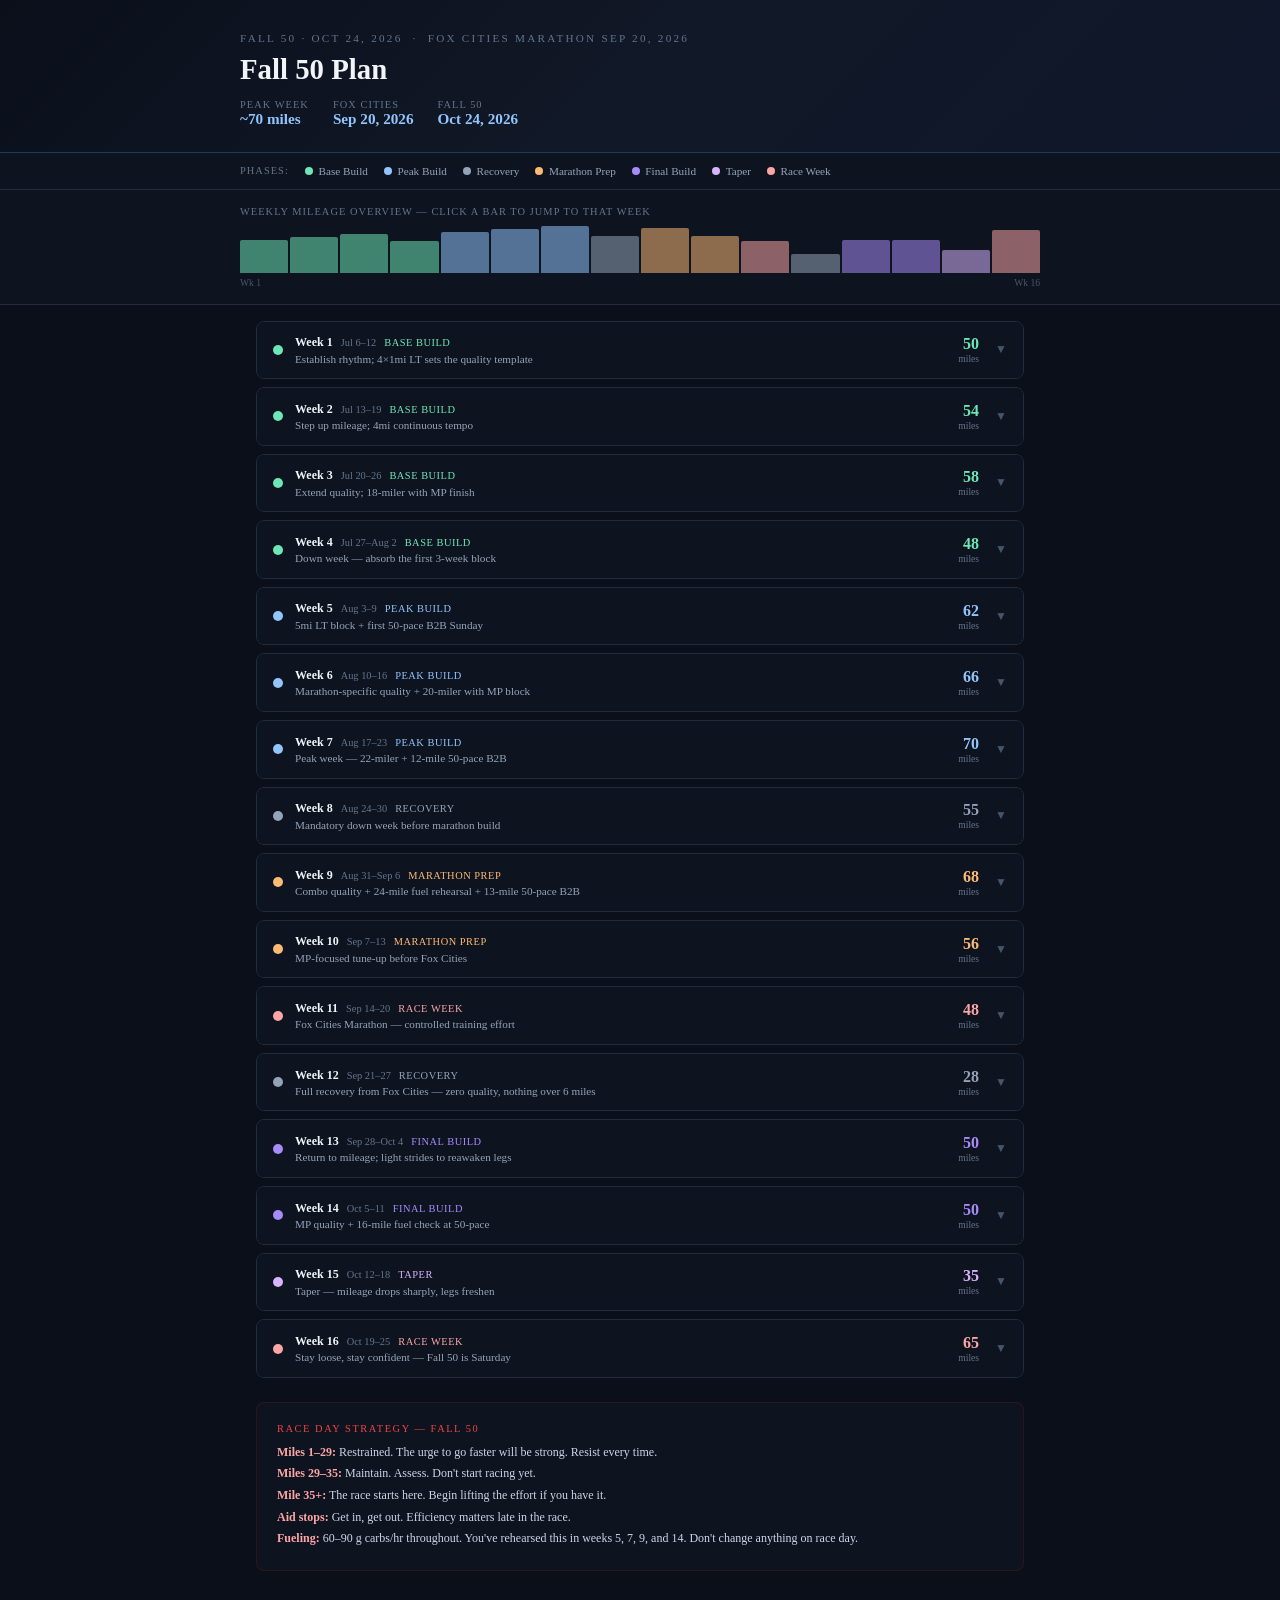
<file: fox-cities-plan/index.html>
<!DOCTYPE html><html lang="en"> <head><meta charset="UTF-8"><meta name="viewport" content="width=device-width, initial-scale=1.0"><title>Fall Training Plan</title><style>
  * { box-sizing: border-box; margin: 0; padding: 0; }
  body { font-family: Georgia, serif; background: #0a0f1a; color: #e2e8f0; min-height: 100vh; }

  #header { background: linear-gradient(135deg, #0a0f1a 0%, #111827 50%, #0f172a 100%); border-bottom: 1px solid #1e3a5f; padding: 2rem 1.5rem 1.5rem; }
  #header .inner { max-width: 800px; margin: 0 auto; }
  .eyebrow { font-size: 0.7rem; letter-spacing: 0.2em; color: #64748b; text-transform: uppercase; margin-bottom: 0.5rem; }
  h1 { font-size: 1.8rem; font-weight: bold; color: #f1f5f9; line-height: 1.2; }
  .stats { margin-top: 0.75rem; display: flex; gap: 1.5rem; flex-wrap: wrap; }
  .stat-label { font-size: 0.65rem; color: #64748b; text-transform: uppercase; letter-spacing: 0.1em; }
  .stat-value { font-size: 0.95rem; color: #93c5fd; font-weight: 600; }

  #legend-bar { background: #0d1420; border-bottom: 1px solid #1e2d40; padding: 0.75rem 1.5rem; }
  #legend-bar .inner { max-width: 800px; margin: 0 auto; display: flex; gap: 1rem; flex-wrap: wrap; align-items: center; }
  .legend-label { font-size: 0.65rem; color: #64748b; text-transform: uppercase; letter-spacing: 0.1em; }
  .legend-item { display: flex; align-items: center; gap: 0.35rem; }
  .legend-dot { width: 8px; height: 8px; border-radius: 50%; flex-shrink: 0; }
  .legend-text { font-size: 0.7rem; color: #94a3b8; }

  #chart-section { background: #0d1420; padding: 1rem 1.5rem; border-bottom: 1px solid #1e2d40; }
  #chart-section .inner { max-width: 800px; margin: 0 auto; }
  .chart-title { font-size: 0.65rem; color: #64748b; text-transform: uppercase; letter-spacing: 0.1em; margin-bottom: 0.5rem; }
  #chart { display: flex; gap: 2px; align-items: flex-end; height: 48px; }
  .chart-bar { flex: 1; border-radius: 2px 2px 0 0; cursor: pointer; transition: opacity 0.15s; }
  .chart-bar:hover { opacity: 0.8; }
  .chart-labels { display: flex; justify-content: space-between; margin-top: 0.25rem; }
  .chart-labels span { font-size: 0.6rem; color: #475569; }

  #weeks { max-width: 800px; margin: 0 auto; padding: 1rem 1rem 3rem; }

  .week-card { margin-bottom: 0.5rem; border-radius: 8px; overflow: hidden; border: 1px solid #1e2d40; transition: border-color 0.2s; }
  .week-card.open { border-color: var(--accent-44); }
  .week-card.current-week { border-color: var(--accent); box-shadow: 0 0 0 1px var(--accent-44); }

  .week-header { background: #0d1420; padding: 0.85rem 1rem; cursor: pointer; display: flex; align-items: center; gap: 0.75rem; transition: background-color 0.15s; user-select: none; }
  .week-card.open .week-header { background: #111827; }
  .week-dot { width: 10px; height: 10px; border-radius: 50%; flex-shrink: 0; }
  .week-meta { flex: 1; }
  .week-title-row { display: flex; align-items: baseline; gap: 0.5rem; flex-wrap: wrap; }
  .week-num { font-size: 0.75rem; font-weight: 700; color: #f1f5f9; }
  .week-dates { font-size: 0.65rem; color: #64748b; }
  .week-phase { font-size: 0.65rem; text-transform: uppercase; letter-spacing: 0.05em; }
  .week-goal { font-size: 0.7rem; color: #94a3b8; margin-top: 0.15rem; }
  .week-miles-box { text-align: right; flex-shrink: 0; }
  .week-miles-num { font-size: 1rem; font-weight: 700; }
  .week-miles-label { font-size: 0.6rem; color: #64748b; }
  .week-chevron { color: #475569; font-size: 0.75rem; margin-left: 0.25rem; }

  .week-body { background: #080d17; display: none; }
  .week-card.open .week-body { display: block; }

  .day-row { border-top: 1px solid #1a2535; }
  .day-row.current-day .day-header { background: rgba(147, 197, 253, 0.09); box-shadow: inset 3px 0 0 var(--accent); }
  .day-row.current-day .day-label { color: #f1f5f9; }
  .day-row.current-day .day-workout { color: #f8fafc; }
  .day-header { padding: 0.65rem 1rem 0.65rem 1.5rem; display: flex; align-items: center; gap: 0.75rem; cursor: pointer; transition: background-color 0.15s; }
  .day-row.open .day-header { background: #0d1520; }
  .day-label { width: 32px; font-size: 0.65rem; color: #475569; font-weight: 600; flex-shrink: 0; }
  .day-info { flex: 1; min-width: 0; }
  .day-workout { font-size: 0.72rem; color: #cbd5e1; line-height: 1.4; }
  .day-pace { font-size: 0.63rem; color: #475569; margin-top: 0.1rem; }
  .day-right { display: flex; align-items: center; gap: 0.5rem; flex-shrink: 0; }
  .day-mi { font-size: 0.7rem; font-weight: 600; color: #93c5fd; }
  .day-chevron { color: #475569; font-size: 0.65rem; }

  .day-notes { display: none; padding: 0.5rem 1rem 0.75rem 3.25rem; background: #060b14; }
  .day-row.open .day-notes { display: block; }
  .day-notes-inner { font-size: 0.68rem; color: #94a3b8; line-height: 1.6; border-left: 2px solid var(--accent-44); padding-left: 0.75rem; }

  .week-total { padding: 0.6rem 1rem; border-top: 1px solid #1a2535; display: flex; justify-content: flex-end; }
  .week-total span { font-size: 0.65rem; color: #475569; }
  .week-total strong { font-weight: 600; }

  #race-strategy { margin-top: 1.5rem; padding: 1.25rem; background: #0d1420; border-radius: 8px; border: 1px solid rgba(127,29,29,0.27); }
  .strategy-title { font-size: 0.65rem; color: #ef4444; text-transform: uppercase; letter-spacing: 0.15em; margin-bottom: 0.5rem; }
  .strategy-body { font-size: 0.75rem; color: #cbd5e1; line-height: 1.8; }
  .strategy-body strong { color: #fca5a5; }
</style></head> <body> <div id="header"> <div class="inner"> <div class="eyebrow">Fall 50 · Oct 24, 2026 &nbsp;·&nbsp; Fox Cities Marathon Sep 20, 2026</div> <h1>Fall 50 Plan</h1> <div class="stats"> <div><div class="stat-label">Peak Week</div><div class="stat-value">~70 miles</div></div> <div><div class="stat-label">Fox Cities</div><div class="stat-value">Sep 20, 2026</div></div> <div><div class="stat-label">Fall 50</div><div class="stat-value">Oct 24, 2026</div></div> </div> </div> </div> <div id="legend-bar"> <div class="inner"> <span class="legend-label">Phases:</span> <div class="legend-item"><div class="legend-dot" style="background:#6ee7b7"></div><span class="legend-text">Base Build</span></div> <div class="legend-item"><div class="legend-dot" style="background:#93c5fd"></div><span class="legend-text">Peak Build</span></div> <div class="legend-item"><div class="legend-dot" style="background:#94a3b8"></div><span class="legend-text">Recovery</span></div> <div class="legend-item"><div class="legend-dot" style="background:#fdba74"></div><span class="legend-text">Marathon Prep</span></div> <div class="legend-item"><div class="legend-dot" style="background:#a78bfa"></div><span class="legend-text">Final Build</span></div> <div class="legend-item"><div class="legend-dot" style="background:#d8b4fe"></div><span class="legend-text">Taper</span></div> <div class="legend-item"><div class="legend-dot" style="background:#fca5a5"></div><span class="legend-text">Race Week</span></div> </div> </div> <div id="chart-section"> <div class="inner"> <div class="chart-title">Weekly Mileage Overview — click a bar to jump to that week</div> <div id="chart"></div> <div class="chart-labels"><span>Wk 1</span><span>Wk 16</span></div> </div> </div> <div id="weeks"></div> <script>
const phaseAccent = {
  "Base Build":    "#6ee7b7",
  "Peak Build":    "#93c5fd",
  "Recovery":      "#94a3b8",
  "Marathon Prep": "#fdba74",
  "Final Build":   "#a78bfa",
  "Taper":         "#d8b4fe",
  "Race Week":     "#fca5a5",
};

const weeks = [
  { week:1, phase:"Base Build", dates:"Jul 6–12", totalMiles:50, goal:"Establish rhythm; 4×1mi LT sets the quality template", days:[
    {day:"Mon",workout:"4 miles recovery",miles:4,pace:"8:45–9:30",notes:"Start of the block. Keep it genuinely easy — effort-based in heat means letting pace drift as far as needed."},
    {day:"Tue",workout:"2mi WU + 4×1mi @ LT (90s jog) + 1mi CD",miles:8,pace:"WU/CD: 8:45–9:00 | LT: 6:55–7:05",notes:"4×1 mile at lactate threshold with 90-second jog recovery between each. Should feel hard but controlled — short phrases possible. This session sets the quality template for the whole plan."},
    {day:"Wed",workout:"7 miles easy",miles:7,pace:"8:45–9:30",notes:"Pure aerobic. Effort-based — if it's hot, drift to 9:30 or beyond."},
    {day:"Thu",workout:"7 miles easy + 6×20s strides",miles:7,pace:"8:45–9:30 | Strides: ~6:00 effort",notes:"Strides at the end: 6×20 seconds at fast-but-controlled effort, full walk recovery between each. These keep leg turnover sharp without adding load."},
    {day:"Fri",workout:"5 miles easy",miles:5,pace:"8:45–9:30",notes:""},
    {day:"Sat",workout:"14 miles easy",miles:14,pace:"8:45–9:30",notes:"Long run over rollers. Run downhills honestly — don't brake, don't sprint. Effort-based throughout."},
    {day:"Sun",workout:"5 miles easy",miles:5,pace:"8:45–9:30",notes:"Medium day after the long run. Legs may be stiff — that's expected."},
  ]},
  { week:2, phase:"Base Build", dates:"Jul 13–19", totalMiles:54, goal:"Step up mileage; 4mi continuous tempo", days:[
    {day:"Mon",workout:"4 miles recovery",miles:4,pace:"8:45–9:30",notes:""},
    {day:"Tue",workout:"2mi WU + 4mi @ LT + 1mi CD",miles:7,pace:"WU/CD: 8:45–9:00 | Tempo: 6:55–7:05",notes:"Continuous 4-mile tempo at LT pace — different stimulus than intervals. Requires sustained mental effort. Comfortably hard; you should be working but not blowing up."},
    {day:"Wed",workout:"8 miles easy",miles:8,pace:"8:45–9:30",notes:""},
    {day:"Thu",workout:"9 miles easy + 6×20s strides",miles:9,pace:"8:45–9:30 | Strides: ~6:00 effort",notes:"Strides at the end."},
    {day:"Fri",workout:"5 miles easy",miles:5,pace:"8:45–9:30",notes:""},
    {day:"Sat",workout:"16 miles easy",miles:16,pace:"8:45–9:30",notes:"Long run over rollers. Keep effort easy throughout — no pushing. Fuel every 45 min."},
    {day:"Sun",workout:"5 miles easy",miles:5,pace:"8:45–9:30",notes:"Shake out the long-run legs."},
  ]},
  { week:3, phase:"Base Build", dates:"Jul 20–26", totalMiles:58, goal:"Extend quality; 18-miler with MP finish", days:[
    {day:"Mon",workout:"4 miles recovery",miles:4,pace:"8:45–9:30",notes:""},
    {day:"Tue",workout:"2mi WU + 5×8:00 @ LT (2:00 jog) + 1mi CD",miles:9,pace:"WU/CD: 8:45–9:00 | LT: 6:55–7:05",notes:"5 reps of 8 minutes at LT pace, 2-minute jog recovery between each. Each rep is roughly 1.1 miles at threshold. Total quality work ~5.7 miles inside a 9-mile run."},
    {day:"Wed",workout:"8 miles easy",miles:8,pace:"8:45–9:30",notes:""},
    {day:"Thu",workout:"8 miles easy + 6×20s strides",miles:8,pace:"8:45–9:30 | Strides: ~6:00 effort",notes:""},
    {day:"Fri",workout:"5 miles easy",miles:5,pace:"8:45–9:30",notes:""},
    {day:"Sat",workout:"18 miles: 14 easy + last 4 @ MP",miles:18,pace:"Miles 1–14: 8:45–9:00 | Miles 15–18: 7:38–7:50",notes:"First MP finish on the long run. Run the first 14 genuinely easy — the MP miles are meant to be hard from fatigue, not because you went out fast. Route over rollers."},
    {day:"Sun",workout:"6 miles easy",miles:6,pace:"8:45–9:30",notes:""},
  ]},
  { week:4, phase:"Base Build", dates:"Jul 27–Aug 2", totalMiles:48, goal:"Down week — absorb the first 3-week block", days:[
    {day:"Mon",workout:"3 miles recovery",miles:3,pace:"8:45–9:30",notes:"Down week. Let weeks 1–3 absorb. This is not optional."},
    {day:"Tue",workout:"2mi WU + 6×2:00 fast (2:00 jog) + 1mi CD",miles:6,pace:"WU/CD: 8:45–9:00 | Fast: ~6:20–6:40",notes:"Short speed work on the down week — keeps legs sharp without adding load. 2-minute surges harder than LT but not a full sprint. Full 2-minute jog recovery between each."},
    {day:"Wed",workout:"7 miles easy",miles:7,pace:"8:45–9:30",notes:""},
    {day:"Thu",workout:"7 miles easy + 6×20s strides",miles:7,pace:"8:45–9:30 | Strides: ~6:00 effort",notes:""},
    {day:"Fri",workout:"4 miles easy",miles:4,pace:"8:45–9:30",notes:""},
    {day:"Sat",workout:"14 miles easy",miles:14,pace:"8:45–9:30",notes:"Down week long run. Easy throughout. Route over rollers."},
    {day:"Sun",workout:"7 miles easy",miles:7,pace:"8:45–9:30",notes:""},
  ]},
  { week:5, phase:"Peak Build", dates:"Aug 3–9", totalMiles:62, goal:"5mi LT block + first 50-pace B2B Sunday", days:[
    {day:"Mon",workout:"3 miles recovery",miles:3,pace:"8:45–9:30",notes:""},
    {day:"Tue",workout:"2mi WU + 5mi @ LT + 1mi CD",miles:8,pace:"WU/CD: 8:45–9:00 | Tempo: 6:55–7:05",notes:"Continuous 5-mile tempo — longest LT block so far. The last mile should be genuinely hard. If it feels easy, your fitness has jumped."},
    {day:"Wed",workout:"9 miles easy",miles:9,pace:"8:45–9:30",notes:""},
    {day:"Thu",workout:"9 miles easy + 6×20s strides",miles:9,pace:"8:45–9:30 | Strides: ~6:00 effort",notes:""},
    {day:"Fri",workout:"5 miles easy",miles:5,pace:"8:45–9:30",notes:""},
    {day:"Sat",workout:"18 miles easy",miles:18,pace:"8:45–9:30",notes:"Fuel protocol kicks in on all runs 18+: 60–90 g carbs/hr using race nutrition (Hammer gels, Gatorade, Coke). Route over rollers. Run downhills honestly."},
    {day:"Sun",workout:"10 miles @ 50-pace",miles:10,pace:"8:40–8:50",notes:"First B2B 50-pace Sunday. Running 10 miles the day after 18 at Fall 50 goal pace builds specific ultra endurance — time on feet on tired legs is the adaptation you're after. This should feel harder than the pace suggests."},
  ]},
  { week:6, phase:"Peak Build", dates:"Aug 10–16", totalMiles:66, goal:"Marathon-specific quality + 20-miler with MP block", days:[
    {day:"Mon",workout:"5 miles recovery",miles:5,pace:"8:45–9:30",notes:""},
    {day:"Tue",workout:"2mi WU + 2×3mi @ MP−10s (2:00 jog) + 1mi CD",miles:10,pace:"WU/CD: 8:45–9:00 | MP−10s: 7:28–7:40",notes:"2 reps of 3 miles at 10 sec/mi faster than marathon goal pace. This bridges LT work and marathon-specific running. 2-minute jog between reps."},
    {day:"Wed",workout:"9 miles easy",miles:9,pace:"8:45–9:30",notes:""},
    {day:"Thu",workout:"9 miles easy + 6×20s strides",miles:9,pace:"8:45–9:30 | Strides: ~6:00 effort",notes:""},
    {day:"Fri",workout:"5 miles easy",miles:5,pace:"8:45–9:30",notes:""},
    {day:"Sat",workout:"20 miles: 9 easy + mi 10–18 @ MP + 2 easy",miles:20,pace:"Miles 1–9: 8:45–9:00 | Miles 10–18: 7:38–7:50 | Miles 19–20: easy",notes:"Key session: 9 miles at MP inside a 20-miler. Fuel 60–90 g/hr. Route over rollers. This simulates the mid-race miles at Fox Cities."},
    {day:"Sun",workout:"8 miles easy",miles:8,pace:"8:45–9:30",notes:"Easy shake-out after yesterday's big session."},
  ]},
  { week:7, phase:"Peak Build", dates:"Aug 17–23", totalMiles:70, goal:"Peak week — 22-miler + 12-mile 50-pace B2B", days:[
    {day:"Mon",workout:"4 miles recovery",miles:4,pace:"8:45–9:30",notes:"Biggest week of the plan. Keep this day genuinely easy."},
    {day:"Tue",workout:"2mi WU + 5×8:00 @ LT (2:00 jog) + 1mi CD",miles:10,pace:"WU/CD: 8:45–9:00 | LT: 6:55–7:05",notes:"Same structure as week 3 but you're in much better shape — it should feel more controlled now. This is a hard session in a hard week; execute it, don't race it."},
    {day:"Wed",workout:"8 miles easy",miles:8,pace:"8:45–9:30",notes:""},
    {day:"Thu",workout:"9 miles easy + 6×20s strides",miles:9,pace:"8:45–9:30 | Strides: ~6:00 effort",notes:""},
    {day:"Fri",workout:"5 miles easy",miles:5,pace:"8:45–9:30",notes:""},
    {day:"Sat",workout:"22 miles easy",miles:22,pace:"8:45–9:30",notes:"Longest single run of the plan. Fuel 60–90 g/hr. Route over rollers; run downhills honestly. This is about time on feet — keep the effort easy even if pace drifts in heat."},
    {day:"Sun",workout:"12 miles @ 50-pace",miles:12,pace:"8:40–8:50",notes:"The B2B that defines this block. 22 miles Saturday + 12 at 50-pace Sunday = 34 miles of specific ultra work in two days. Hardest weekend of the plan. Fuel and sleep aggressively Friday and Saturday."},
  ]},
  { week:8, phase:"Recovery", dates:"Aug 24–30", totalMiles:55, goal:"Mandatory down week before marathon build", days:[
    {day:"Mon",workout:"4 miles recovery",miles:4,pace:"8:45–9:30",notes:"Peak week is done. This down week is not optional — week 7 was a lot."},
    {day:"Tue",workout:"2mi WU + 4×1mi @ LT (90s jog) + 1mi CD",miles:8,pace:"WU/CD: 8:45–9:00 | LT: 6:55–7:05",notes:"Back to 4×1mi LT — the session you started the plan with. Notice how much easier it feels now. Quality stays, volume drops."},
    {day:"Wed",workout:"7 miles easy",miles:7,pace:"8:45–9:30",notes:""},
    {day:"Thu",workout:"8 miles easy + 6×20s strides",miles:8,pace:"8:45–9:30 | Strides: ~6:00 effort",notes:""},
    {day:"Fri",workout:"5 miles easy",miles:5,pace:"8:45–9:30",notes:""},
    {day:"Sat",workout:"16 miles easy",miles:16,pace:"8:45–9:30",notes:"Shorter long run. Easy effort. Route over rollers."},
    {day:"Sun",workout:"7 miles easy",miles:7,pace:"8:45–9:30",notes:""},
  ]},
  { week:9, phase:"Marathon Prep", dates:"Aug 31–Sep 6", totalMiles:68, goal:"Combo quality + 24-mile fuel rehearsal + 13-mile 50-pace B2B", days:[
    {day:"Mon",workout:"4 miles recovery",miles:4,pace:"8:45–9:30",notes:""},
    {day:"Tue",workout:"2mi WU + 3mi @ MP + 2mi @ LT + 1mi CD",miles:8,pace:"WU/CD: 8:45–9:00 | MP: 7:38–7:50 | LT: 6:55–7:05",notes:"Combination session: start at marathon pace, then shift up to LT. Teaches gear-changing and is specific to Fox Cities execution. The LT miles at the end will be genuinely hard off the MP work."},
    {day:"Wed",workout:"8 miles easy",miles:8,pace:"8:45–9:30",notes:""},
    {day:"Thu",workout:"7 miles easy + 6×20s strides",miles:7,pace:"8:45–9:30 | Strides: ~6:00 effort",notes:""},
    {day:"Fri",workout:"4 miles easy",miles:4,pace:"8:45–9:30",notes:"Short day before a massive weekend. Eat and sleep well tonight."},
    {day:"Sat",workout:"24 miles — full fuel rehearsal",miles:24,pace:"8:45–9:30",notes:"Fuel rehearsal: 60–90 g carbs/hr using exact race nutrition (Hammer gels, Gatorade, Coke). Practice your aid-station routine. Route over rollers. Biggest single training run. Sleep and eat very well Friday."},
    {day:"Sun",workout:"13 miles @ 50-pace",miles:13,pace:"8:40–8:50",notes:"B2B at 50-pace after 24 miles Saturday. The point isn't speed — it's executing at goal pace on trained legs. This is the hardest B2B of the plan and a strong predictor of race readiness."},
  ]},
  { week:10, phase:"Marathon Prep", dates:"Sep 7–13", totalMiles:56, goal:"MP-focused tune-up before Fox Cities", days:[
    {day:"Mon",workout:"4 miles recovery",miles:4,pace:"8:45–9:30",notes:"Big weekend is behind you. Take this easy."},
    {day:"Tue",workout:"2mi WU + 4mi @ MP + 1mi CD",miles:7,pace:"WU/CD: 8:45–9:00 | MP: 7:38–7:50",notes:"4 miles at marathon goal pace. Two weeks out from Fox Cities, this should start feeling familiar and controlled, not desperate."},
    {day:"Wed",workout:"8 miles easy",miles:8,pace:"8:45–9:30",notes:""},
    {day:"Thu",workout:"8 miles easy + 6×20s strides",miles:8,pace:"8:45–9:30 | Strides: ~6:00 effort",notes:""},
    {day:"Fri",workout:"5 miles easy",miles:5,pace:"8:45–9:30",notes:""},
    {day:"Sat",workout:"16 miles: 11 easy + last 5 @ MP",miles:16,pace:"Miles 1–11: 8:45–9:00 | Miles 12–16: 7:38–7:50",notes:"Last significant long run before Fox Cities. 5 miles at MP off fatigue. Run over rollers. Confidence session — execute it well."},
    {day:"Sun",workout:"9 miles easy",miles:9,pace:"8:45–9:30",notes:""},
  ]},
  { week:11, phase:"Race Week", dates:"Sep 14–20", totalMiles:48, goal:"Fox Cities Marathon — controlled training effort", days:[
    {day:"Mon",workout:"4 miles easy",miles:4,pace:"8:45–9:30",notes:"Taper into Fox Cities. Keep it easy."},
    {day:"Tue",workout:"1mi WU + 3×1mi @ MP (90s jog) + 1mi CD",miles:6,pace:"WU/CD: 8:45–9:00 | MP: 7:38–7:50",notes:"Light reminder session. 3 miles at MP to keep legs sharp. Do not race this."},
    {day:"Wed",workout:"5 miles easy",miles:5,pace:"8:45–9:30",notes:""},
    {day:"Thu",workout:"4 miles easy + 4×20s strides",miles:4,pace:"8:45–9:30 | Strides: ~6:00 effort",notes:"Light strides to keep legs feeling sharp before the race."},
    {day:"Fri",workout:"3 miles easy",miles:3,pace:"8:45–9:30",notes:"Short shakeout. Expo day — stay off your feet after this. Eat well, hydrate, prep gear."},
    {day:"Sat",workout:"Rest — walk only",miles:0,pace:"—",notes:"Full rest. Carb-load. Lay out your gear. Sleep early."},
    {day:"Sun",workout:"🏁 Fox Cities Marathon",miles:26.2,pace:"controlled effort",notes:"This is a training run with a bib. Run controlled — the goal is to leave something in the tank for October. Don't go out hot; patient execution through the back half."},
  ]},
  { week:12, phase:"Recovery", dates:"Sep 21–27", totalMiles:28, goal:"Full recovery from Fox Cities — zero quality, nothing over 6 miles", days:[
    {day:"Mon",workout:"Rest or 3 miles walk/jog",miles:3,pace:"Easy / walk",notes:"Day after the marathon. Rest or very gentle walk/jog only. Your body just ran 26.2 miles at hard effort — it needs recovery."},
    {day:"Tue",workout:"4 miles easy",miles:4,pace:"8:45–9:30",notes:"No quality. No strides. Just easy miles."},
    {day:"Wed",workout:"4 miles easy",miles:4,pace:"8:45–9:30",notes:""},
    {day:"Thu",workout:"3 miles easy",miles:3,pace:"8:45–9:30",notes:""},
    {day:"Fri",workout:"3 miles easy",miles:3,pace:"8:45–9:30",notes:""},
    {day:"Sat",workout:"6 miles easy",miles:6,pace:"8:45–9:30",notes:"Nothing over 6 miles this week. Zero quality. If legs are still heavy, drop to 4."},
    {day:"Sun",workout:"5 miles easy",miles:5,pace:"8:45–9:30",notes:"End of recovery week. If legs still feel heavy, extend recovery into week 13."},
  ]},
  { week:13, phase:"Final Build", dates:"Sep 28–Oct 4", totalMiles:50, goal:"Return to mileage; light strides to reawaken legs", days:[
    {day:"Mon",workout:"4 miles recovery",miles:4,pace:"8:45–9:30",notes:""},
    {day:"Tue",workout:"7 miles easy + 6×20s strides",miles:7,pace:"8:45–9:30 | Strides: ~6:00 effort",notes:"Light pickups only — not a quality session. 6×20s strides to remind the legs how to turn over. No threshold work this week."},
    {day:"Wed",workout:"7 miles easy",miles:7,pace:"8:45–9:30",notes:""},
    {day:"Thu",workout:"7 miles easy + 6×20s strides",miles:7,pace:"8:45–9:30 | Strides: ~6:00 effort",notes:""},
    {day:"Fri",workout:"5 miles easy",miles:5,pace:"8:45–9:30",notes:""},
    {day:"Sat",workout:"14 miles easy",miles:14,pace:"8:45–9:30",notes:"Return to longer long run. Easy effort over rollers. Legs should feel much fresher than wk 11."},
    {day:"Sun",workout:"6 miles easy",miles:6,pace:"8:45–9:30",notes:""},
  ]},
  { week:14, phase:"Final Build", dates:"Oct 5–11", totalMiles:50, goal:"MP quality + 16-mile fuel check at 50-pace", days:[
    {day:"Mon",workout:"4 miles recovery",miles:4,pace:"8:45–9:30",notes:""},
    {day:"Tue",workout:"2mi WU + 3mi @ MP + 2mi CD",miles:7,pace:"WU/CD: 8:45–9:00 | MP: 7:38–7:50",notes:"3 miles at marathon pace to confirm the legs are back. Should feel comfortable — you have marathon fitness from Fox Cities."},
    {day:"Wed",workout:"7 miles easy",miles:7,pace:"8:45–9:30",notes:""},
    {day:"Thu",workout:"7 miles easy + 6×20s strides",miles:7,pace:"8:45–9:30 | Strides: ~6:00 effort",notes:""},
    {day:"Fri",workout:"5 miles easy",miles:5,pace:"8:45–9:30",notes:""},
    {day:"Sat",workout:"16 miles: 12 easy + last 4 @ 50-pace",miles:16,pace:"Miles 1–12: 8:45–9:00 | Miles 13–16: 8:40–8:50",notes:"Final fuel rehearsal. 60–90 g carbs/hr throughout. Last 4 miles at Fall 50 goal pace to confirm pacing and fueling are dialed. Route over rollers."},
    {day:"Sun",workout:"4 miles easy",miles:4,pace:"8:45–9:30",notes:""},
  ]},
  { week:15, phase:"Taper", dates:"Oct 12–18", totalMiles:35, goal:"Taper — mileage drops sharply, legs freshen", days:[
    {day:"Mon",workout:"3 miles recovery",miles:3,pace:"8:45–9:30",notes:"Taper begins. Resist the urge to do more. The hay is in the barn."},
    {day:"Tue",workout:"2mi WU + 2mi @ MP + 1mi CD",miles:5,pace:"WU/CD: 8:45–9:00 | MP: 7:38–7:50",notes:"Short and sharp. 2 miles at MP should feel very easy by now. Don't add anything."},
    {day:"Wed",workout:"5 miles easy",miles:5,pace:"8:45–9:30",notes:""},
    {day:"Thu",workout:"5 miles easy + 6×20s strides",miles:5,pace:"8:45–9:30 | Strides: ~6:00 effort",notes:"Last strides session before the race."},
    {day:"Fri",workout:"4 miles easy",miles:4,pace:"8:45–9:30",notes:""},
    {day:"Sat",workout:"10 miles easy",miles:10,pace:"8:45–9:30",notes:"Last easy double-digit run. Relax. Stay off your feet for the rest of the day."},
    {day:"Sun",workout:"3 miles easy",miles:3,pace:"8:45–9:30",notes:""},
  ]},
  { week:16, phase:"Race Week", dates:"Oct 19–25", totalMiles:65, goal:"Stay loose, stay confident — Fall 50 is Saturday", days:[
    {day:"Mon",workout:"4 miles easy",miles:4,pace:"8:45–9:30",notes:""},
    {day:"Tue",workout:"2mi WU + 4×1:00 @ MP (1:00 jog) + 1mi CD",miles:4,pace:"WU/CD: 8:45–9:00 | MP: 7:38–7:50",notes:"4×1-minute surges at MP. Just waking the legs up. Total quality: 4 minutes. Don't overthink this."},
    {day:"Wed",workout:"4 miles easy",miles:4,pace:"8:45–9:30",notes:""},
    {day:"Thu",workout:"3 miles easy",miles:3,pace:"8:45–9:30",notes:"Keep it short. Don't add anything."},
    {day:"Fri",workout:"Rest + 10 min shakeout",miles:1,pace:"Easy",notes:"Full rest or very short shakeout jog (10 minutes max). Eat well. Hydrate. Lay out your gear. Sleep early. You've done the work."},
    {day:"Sat",workout:"🏆 Fall 50",miles:50,pace:"easy effort",notes:"Restrained through mile 29 — the urge to go faster will be strong, resist it. The race starts at mile 35. Get in and out of aid stations efficiently. Fuel 60–90 g/hr — you've rehearsed this. Run downhills honestly. Execute."},
    {day:"Sun",workout:"Rest",miles:0,pace:"—",notes:"You ran 50 miles yesterday. Rest."},
  ]},
];

const monthIndex = {
  Jan: 0, Feb: 1, Mar: 2, Apr: 3, May: 4, Jun: 5,
  Jul: 6, Aug: 7, Sep: 8, Oct: 9, Nov: 10, Dec: 11,
};
const dayNames = ['Sun', 'Mon', 'Tue', 'Wed', 'Thu', 'Fri', 'Sat'];

function parsePlanDate(monthName, day) {
  return new Date(2026, monthIndex[monthName], Number(day));
}

function getWeekDateRange(dates) {
  const match = dates.match(/^([A-Z][a-z]{2}) (\d+)–(?:(?:([A-Z][a-z]{2}) )?(\d+))$/);
  if (!match) return null;
  const startMonth = match[1];
  const startDay = match[2];
  const endMonth = match[3] || startMonth;
  const endDay = match[4];
  return {
    start: parsePlanDate(startMonth, startDay),
    end: parsePlanDate(endMonth, endDay),
  };
}

function startOfLocalDay(date) {
  return new Date(date.getFullYear(), date.getMonth(), date.getDate());
}

const today = startOfLocalDay(new Date());
const currentDayName = dayNames[today.getDay()];
const currentWeekIndex = weeks.findIndex((week) => {
  const range = getWeekDateRange(week.dates);
  return range && today >= range.start && today <= range.end;
});

// Build chart
const chart = document.getElementById('chart');
const maxMiles = 72;
weeks.forEach((w, i) => {
  const bar = document.createElement('div');
  bar.className = 'chart-bar';
  const displayMiles = Math.min(w.totalMiles, maxMiles);
  const h = Math.round((displayMiles / maxMiles) * 48);
  bar.style.height = h + 'px';
  bar.style.backgroundColor = phaseAccent[w.phase] + '88';
  bar.title = `Week ${w.week}: ${w.totalMiles} miles`;
  bar.addEventListener('click', () => {
    const card = document.getElementById('week-' + i);
    if (card) { card.scrollIntoView({ behavior: 'smooth', block: 'start' }); }
  });
  bar.addEventListener('mouseenter', () => bar.style.backgroundColor = phaseAccent[w.phase]);
  bar.addEventListener('mouseleave', () => bar.style.backgroundColor = phaseAccent[w.phase] + '88');
  chart.appendChild(bar);
});

// Build weeks
const weeksEl = document.getElementById('weeks');
weeks.forEach((week, wi) => {
  const accent = phaseAccent[week.phase];

  const card = document.createElement('div');
  const isCurrentWeek = wi === currentWeekIndex;
  card.className = 'week-card' + (isCurrentWeek ? ' open current-week' : '');
  card.id = 'week-' + wi;
  card.style.setProperty('--accent', accent);
  card.style.setProperty('--accent-44', accent + '44');

  const header = document.createElement('div');
  header.className = 'week-header';
  header.innerHTML = `
    <div class="week-dot" style="background:${accent}"></div>
    <div class="week-meta">
      <div class="week-title-row">
        <span class="week-num">Week ${week.week}</span>
        <span class="week-dates">${week.dates}</span>
        <span class="week-phase" style="color:${accent}">${week.phase}</span>
      </div>
      <div class="week-goal">${week.goal}</div>
    </div>
    <div class="week-miles-box">
      <div class="week-miles-num" style="color:${accent}">${week.totalMiles}</div>
      <div class="week-miles-label">miles</div>
    </div>
    <div class="week-chevron">${isCurrentWeek ? '▲' : '▼'}</div>
  `;
  header.addEventListener('click', () => {
    const isOpen = card.classList.toggle('open');
    header.querySelector('.week-chevron').textContent = isOpen ? '▲' : '▼';
  });

  const body = document.createElement('div');
  body.className = 'week-body';

  week.days.forEach((day) => {
    const row = document.createElement('div');
    row.className = 'day-row' + (isCurrentWeek && day.day === currentDayName ? ' current-day' : '');

    const dh = document.createElement('div');
    dh.className = 'day-header';
    dh.innerHTML = `
      <div class="day-label">${day.day}</div>
      <div class="day-info">
        <div class="day-workout">${day.workout}</div>
        <div class="day-pace">${day.pace}</div>
      </div>
      <div class="day-right">
        <span class="day-mi">${day.miles > 0 ? day.miles + ' mi' : '—'}</span>
        ${day.notes ? '<span class="day-chevron">▼</span>' : ''}
      </div>
    `;

    if (day.notes) {
      const dn = document.createElement('div');
      dn.className = 'day-notes';
      dn.innerHTML = `<div class="day-notes-inner" style="border-left-color:${accent}44">${day.notes}</div>`;
      dh.addEventListener('click', () => {
        const isOpen = row.classList.toggle('open');
        dh.querySelector('.day-chevron').textContent = isOpen ? '▲' : '▼';
      });
      row.appendChild(dh);
      row.appendChild(dn);
    } else {
      row.appendChild(dh);
    }
    body.appendChild(row);
  });

  const wt = document.createElement('div');
  wt.className = 'week-total';
  wt.innerHTML = `<span>Week total: <strong style="color:${accent}">${week.totalMiles} miles</strong></span>`;
  body.appendChild(wt);

  card.appendChild(header);
  card.appendChild(body);
  weeksEl.appendChild(card);
});

// Race strategy
weeksEl.insertAdjacentHTML('beforeend', `
  <div id="race-strategy">
    <div class="strategy-title">Race Day Strategy — Fall 50</div>
    <div class="strategy-body">
      <strong>Miles 1–29:</strong> Restrained. The urge to go faster will be strong. Resist every time.<br>
      <strong>Miles 29–35:</strong> Maintain. Assess. Don't start racing yet.<br>
      <strong>Mile 35+:</strong> The race starts here. Begin lifting the effort if you have it.<br>
      <strong>Aid stops:</strong> Get in, get out. Efficiency matters late in the race.<br>
      <strong>Fueling:</strong> 60–90 g carbs/hr throughout. You've rehearsed this in weeks 5, 7, 9, and 14. Don't change anything on race day.
    </div>
  </div>
`);
</script> </body> </html>
</file>
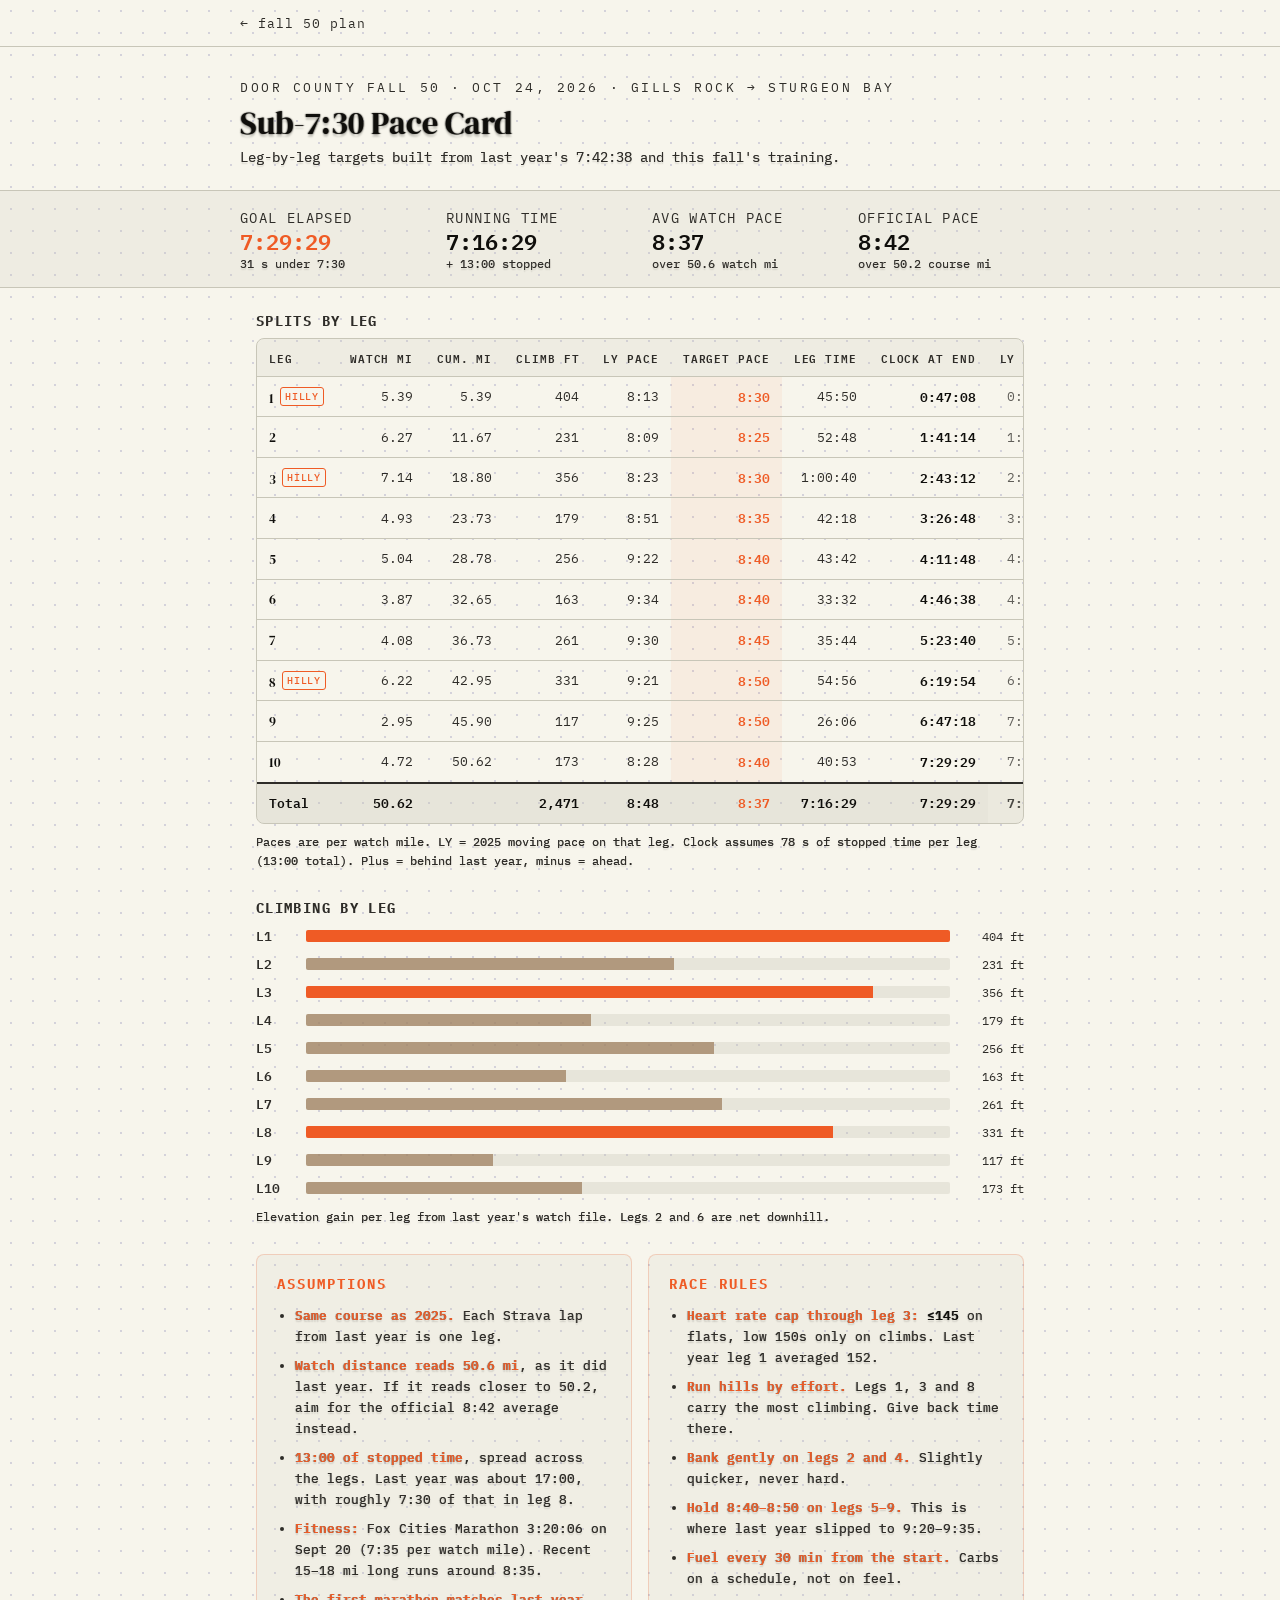
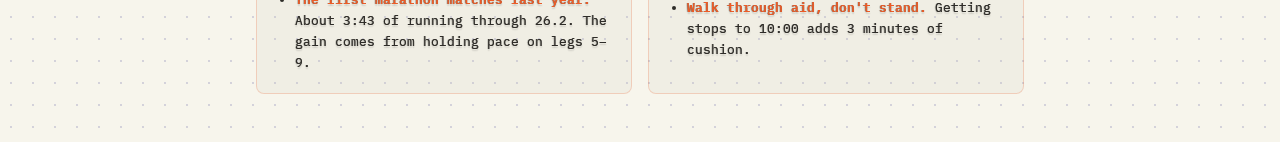
<file: pace-card/index.html>
<!DOCTYPE html><html lang="en"> <head><meta charset="UTF-8"><meta name="viewport" content="width=device-width, initial-scale=1.0"><title>fall 50 pace card</title><link rel="preconnect" href="https://fonts.googleapis.com"><link rel="preconnect" href="https://fonts.gstatic.com" crossorigin><link href="https://fonts.googleapis.com/css2?family=DM+Serif+Display&family=IBM+Plex+Mono:wght@400;500&display=swap" rel="stylesheet"><style>:root{--paper: #F7F5EC;--ink: #1C1C1C;--ink-muted: #6A6760;--orange: #EF5B25;--grid: rgba(168, 166, 196, .45);--border-subtle: #C8C6B8;--grid-unit: 22px;--phase-base-build: #BF8C52;--phase-peak-build: #B05A28;--phase-recovery: #9A7A58;--phase-marathon-prep: #8C4E32;--phase-final-build: #6E4025;--phase-taper: #C8942A;--phase-race-week: #4E2416}*,*:before,*:after{box-sizing:border-box;margin:0;padding:0}body{font-family:IBM Plex Mono,Courier New,monospace;background-color:var(--paper);background-image:radial-gradient(circle,var(--grid) 1.2px,transparent 1.2px);background-size:var(--grid-unit) var(--grid-unit);color:var(--ink);min-height:100vh}a{color:inherit;text-decoration:none}.hover-link{color:var(--ink-muted);display:inline-block;padding-bottom:1px;border-bottom:1px solid transparent;transition:color .15s ease,border-color .15s ease}.hover-link:hover{color:var(--ink);border-bottom-color:var(--orange)}
</style>
<link rel="stylesheet" href="/_astro/pace-card.DcfXTEHd.css"></head> <body>   <div id="back-nav"> <div class="inner"> <a href="/fall-plan/" class="hover-link">← fall 50 plan</a> </div> </div> <div id="header"> <div class="inner"> <div class="eyebrow">Door County Fall 50 · Oct 24, 2026 · Gills Rock → Sturgeon Bay</div> <h1>Sub-7:30 Pace Card</h1> <p class="sub">Leg-by-leg targets built from last year's 7:42:38 and this fall's training.</p> </div> </div> <section id="targets" aria-label="Race targets"> <div class="inner"> <div><span class="stat-label">Goal elapsed</span><span class="stat-value goal">7:29:29</span><span class="stat-note">31 s under 7:30</span></div> <div><span class="stat-label">Running time</span><span class="stat-value">7:16:29</span><span class="stat-note">+ 13:00 stopped</span></div> <div><span class="stat-label">Avg watch pace</span><span class="stat-value">8:37</span><span class="stat-note">over 50.6 watch mi</span></div> <div><span class="stat-label">Official pace</span><span class="stat-value">8:42</span><span class="stat-note">over 50.2 course mi</span></div> </div> </section> <div id="pace-card"> <section> <h2 class="section-title">Splits by leg</h2> <div class="tbl-wrap"> <table> <thead> <tr> <th>Leg</th><th>Watch mi</th><th>Cum. mi</th><th>Climb ft</th><th>LY pace</th><th>Target pace</th><th>Leg time</th><th>Clock at end</th><th>LY clock</th><th>vs LY</th> </tr> </thead> <tbody> <tr><td class="leg">1<span class="hill">Hilly</span></td><td>5.39</td><td>5.39</td><td>404</td><td>8:13</td><td class="pace">8:30</td><td>45:50</td><td class="clock">0:47:08</td><td class="ly">0:44:06</td><td class="behind">+3:02</td></tr> <tr><td class="leg">2</td><td>6.27</td><td>11.67</td><td>231</td><td>8:09</td><td class="pace">8:25</td><td>52:48</td><td class="clock">1:41:14</td><td class="ly">1:36:09</td><td class="behind">+5:05</td></tr> <tr><td class="leg">3<span class="hill">Hilly</span></td><td>7.14</td><td>18.80</td><td>356</td><td>8:23</td><td class="pace">8:30</td><td>1:00:40</td><td class="clock">2:43:12</td><td class="ly">2:36:40</td><td class="behind">+6:32</td></tr> <tr><td class="leg">4</td><td>4.93</td><td>23.73</td><td>179</td><td>8:51</td><td class="pace">8:35</td><td>42:18</td><td class="clock">3:26:48</td><td class="ly">3:21:09</td><td class="behind">+5:39</td></tr> <tr><td class="leg">5</td><td>5.04</td><td>28.78</td><td>256</td><td>9:22</td><td class="pace">8:40</td><td>43:42</td><td class="clock">4:11:48</td><td class="ly">4:09:54</td><td class="behind">+1:54</td></tr> <tr><td class="leg">6</td><td>3.87</td><td>32.65</td><td>163</td><td>9:34</td><td class="pace">8:40</td><td>33:32</td><td class="clock">4:46:38</td><td class="ly">4:49:31</td><td class="ahead">−2:53</td></tr> <tr><td class="leg">7</td><td>4.08</td><td>36.73</td><td>261</td><td>9:30</td><td class="pace">8:45</td><td>35:44</td><td class="clock">5:23:40</td><td class="ly">5:31:30</td><td class="ahead">−7:50</td></tr> <tr><td class="leg">8<span class="hill">Hilly</span></td><td>6.22</td><td>42.95</td><td>331</td><td>9:21</td><td class="pace">8:50</td><td>54:56</td><td class="clock">6:19:54</td><td class="ly">6:33:34</td><td class="ahead">−13:40</td></tr> <tr><td class="leg">9</td><td>2.95</td><td>45.90</td><td>117</td><td>9:25</td><td class="pace">8:50</td><td>26:06</td><td class="clock">6:47:18</td><td class="ly">7:02:44</td><td class="ahead">−15:26</td></tr> <tr><td class="leg">10</td><td>4.72</td><td>50.62</td><td>173</td><td>8:28</td><td class="pace">8:40</td><td>40:53</td><td class="clock">7:29:29</td><td class="ly">7:42:38</td><td class="ahead">−13:09</td></tr> </tbody> <tfoot> <tr><td>Total</td><td>50.62</td><td></td><td>2,471</td><td>8:48</td><td class="pace">8:37</td><td>7:16:29</td><td class="clock">7:29:29</td><td class="ly">7:42:38</td><td class="ahead">−13:09</td></tr> </tfoot> </table> </div> <p class="note">Paces are per watch mile. LY = 2025 moving pace on that leg. Clock assumes 78 s of stopped time per leg (13:00 total). Plus = behind last year, minus = ahead.</p> </section> <section> <h2 class="section-title">Climbing by leg</h2> <div class="bars" role="list"> <div class="bar-row" role="listitem"><span class="lbl">L1</span><div class="track"><div class="fill hot" style="width:100%"></div></div><span class="val">404 ft</span></div> <div class="bar-row" role="listitem"><span class="lbl">L2</span><div class="track"><div class="fill" style="width:57.2%"></div></div><span class="val">231 ft</span></div> <div class="bar-row" role="listitem"><span class="lbl">L3</span><div class="track"><div class="fill hot" style="width:88.1%"></div></div><span class="val">356 ft</span></div> <div class="bar-row" role="listitem"><span class="lbl">L4</span><div class="track"><div class="fill" style="width:44.3%"></div></div><span class="val">179 ft</span></div> <div class="bar-row" role="listitem"><span class="lbl">L5</span><div class="track"><div class="fill" style="width:63.4%"></div></div><span class="val">256 ft</span></div> <div class="bar-row" role="listitem"><span class="lbl">L6</span><div class="track"><div class="fill" style="width:40.3%"></div></div><span class="val">163 ft</span></div> <div class="bar-row" role="listitem"><span class="lbl">L7</span><div class="track"><div class="fill" style="width:64.6%"></div></div><span class="val">261 ft</span></div> <div class="bar-row" role="listitem"><span class="lbl">L8</span><div class="track"><div class="fill hot" style="width:81.9%"></div></div><span class="val">331 ft</span></div> <div class="bar-row" role="listitem"><span class="lbl">L9</span><div class="track"><div class="fill" style="width:29%"></div></div><span class="val">117 ft</span></div> <div class="bar-row" role="listitem"><span class="lbl">L10</span><div class="track"><div class="fill" style="width:42.8%"></div></div><span class="val">173 ft</span></div> </div> <p class="note">Elevation gain per leg from last year's watch file. Legs 2 and 6 are net downhill.</p> </section> <section class="cols"> <div class="strategy-box"> <h2 class="strategy-title">Assumptions</h2> <ul> <li><b>Same course as 2025.</b> Each Strava lap from last year is one leg.</li> <li><b>Watch distance reads 50.6 mi</b>, as it did last year. If it reads closer to 50.2, aim for the official 8:42 average instead.</li> <li><b>13:00 of stopped time</b>, spread across the legs. Last year was about 17:00, with roughly 7:30 of that in leg 8.</li> <li><b>Fitness:</b> Fox Cities Marathon 3:20:06 on Sept 20 (7:35 per watch mile). Recent 15–18 mi long runs around 8:35.</li> <li><b>The first marathon matches last year.</b> About 3:43 of running through 26.2. The gain comes from holding pace on legs 5–9.</li> </ul> </div> <div class="strategy-box"> <h2 class="strategy-title">Race rules</h2> <ul> <li><b>Heart rate cap through leg 3:</b> <span class="mono">≤145</span> on flats, low 150s only on climbs. Last year leg 1 averaged 152.</li> <li><b>Run hills by effort.</b> Legs 1, 3 and 8 carry the most climbing. Give back time there.</li> <li><b>Bank gently on legs 2 and 4.</b> Slightly quicker, never hard.</li> <li><b>Hold 8:40–8:50 on legs 5–9.</b> This is where last year slipped to 9:20–9:35.</li> <li><b>Fuel every 30 min from the start.</b> Carbs on a schedule, not on feel.</li> <li><b>Walk through aid, don't stand.</b> Getting stops to 10:00 adds 3 minutes of cushion.</li> </ul> </div> </section> </div>  </body></html>
</file>
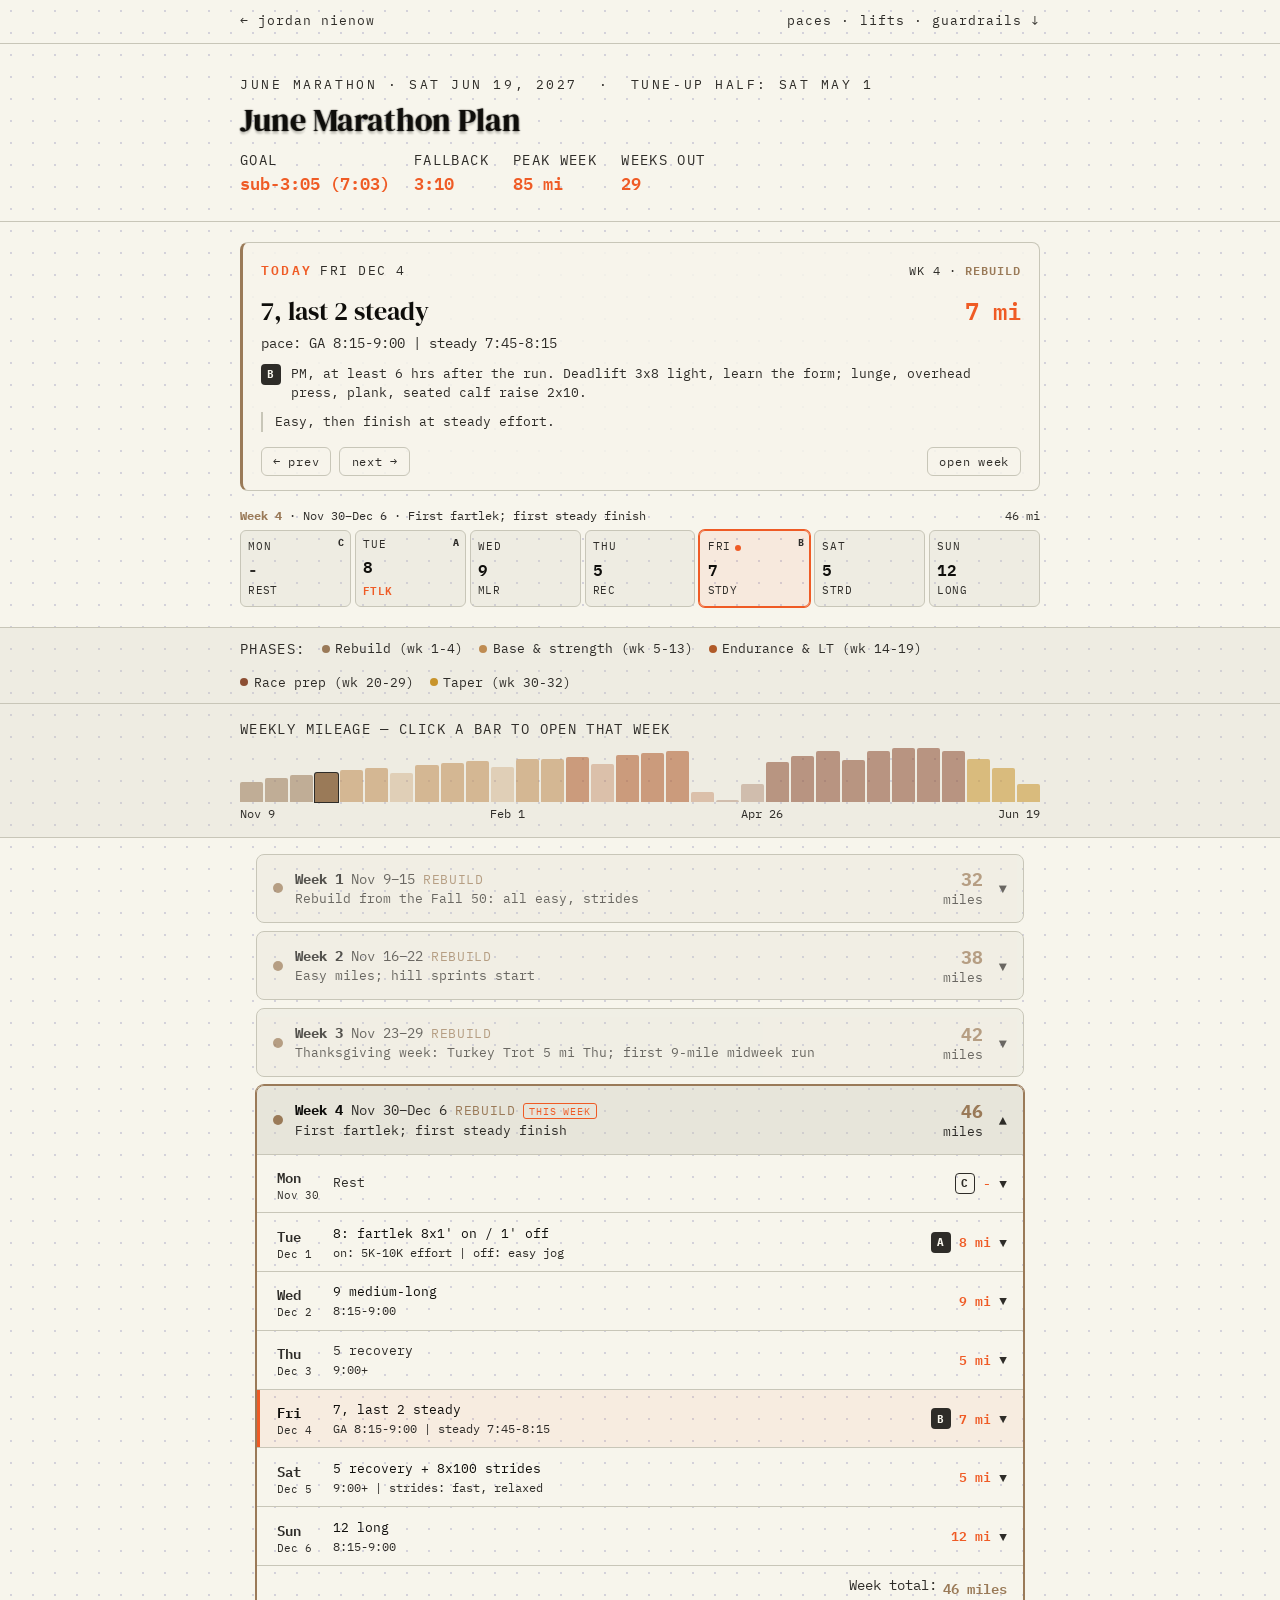
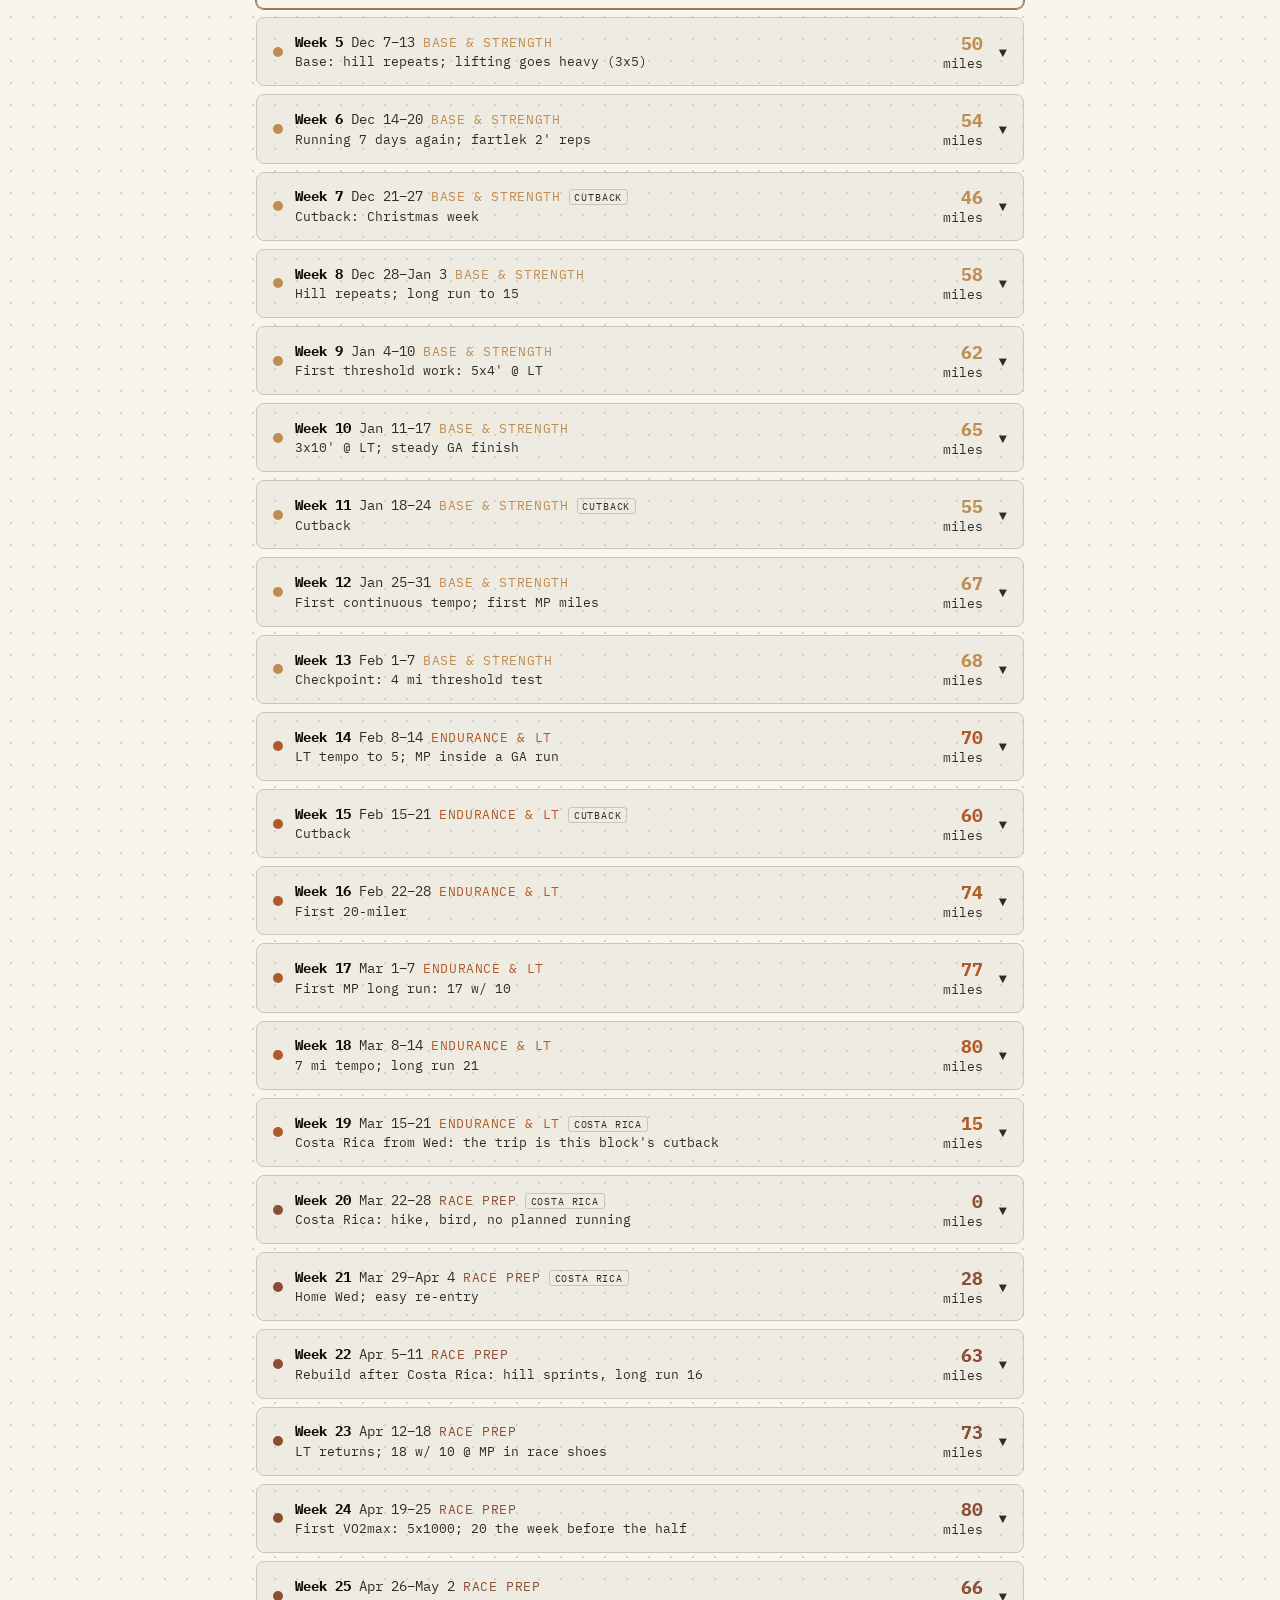
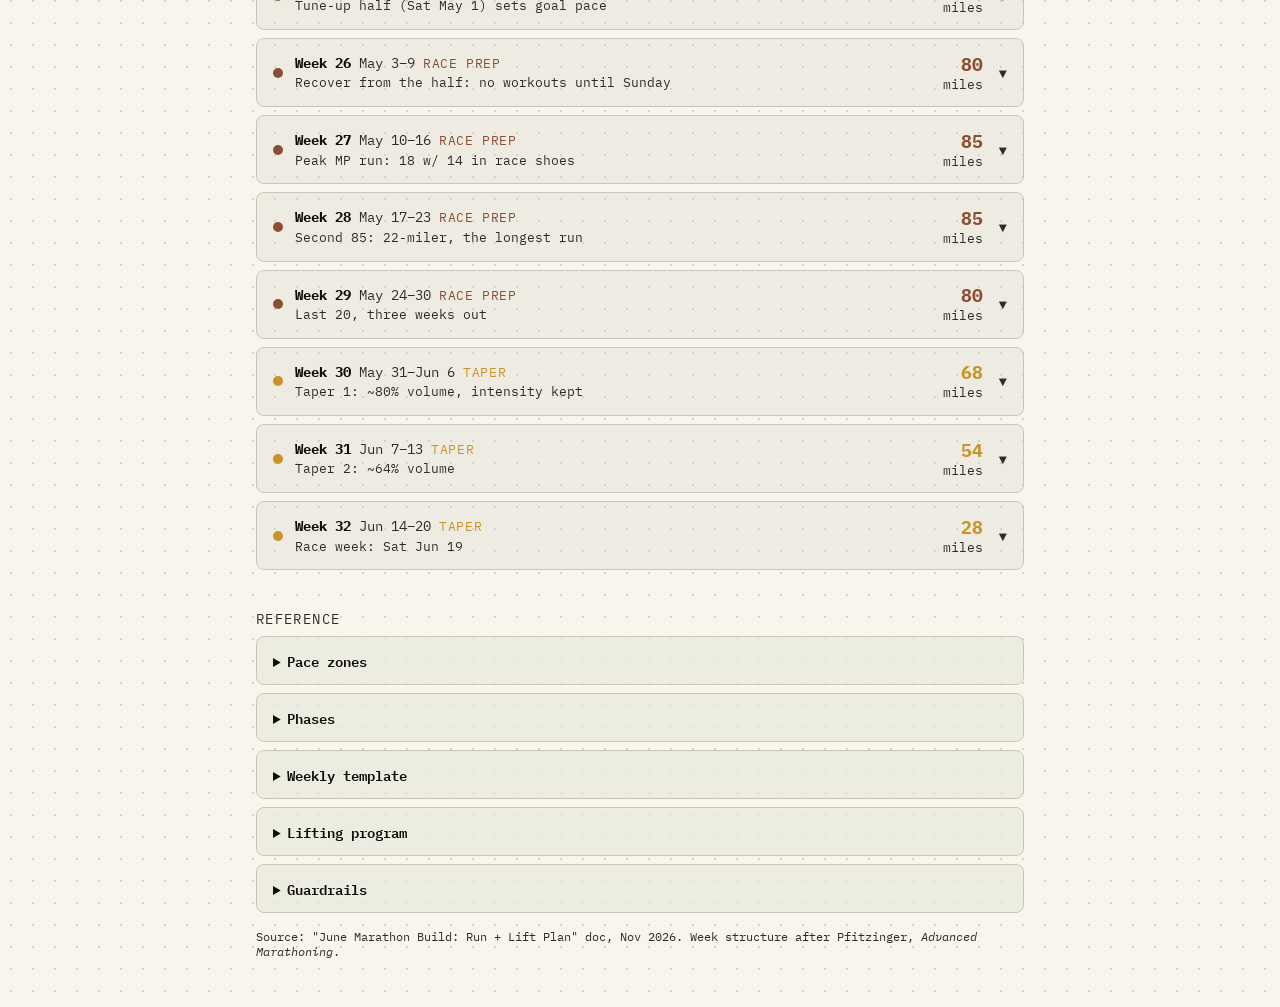
<file: plan/index.html>
<!DOCTYPE html><html lang="en"><head><meta charset="UTF-8"><meta name="viewport" content="width=device-width, initial-scale=1.0"><title>june marathon plan</title><link rel="preconnect" href="https://fonts.googleapis.com"><link rel="preconnect" href="https://fonts.gstatic.com" crossorigin><link href="https://fonts.googleapis.com/css2?family=DM+Serif+Display&family=IBM+Plex+Mono:wght@400;500&display=swap" rel="stylesheet"><style>:root{--paper:#f7f5ec;--ink:#1c1c1c;--ink-muted:#6a6760;--orange:#ef5b25;--grid:#a8a6c473;--border-subtle:#c8c6b8;--grid-unit:22px;--phase-base-build:#bf8c52;--phase-peak-build:#b05a28;--phase-recovery:#9a7a58;--phase-marathon-prep:#8c4e32;--phase-final-build:#6e4025;--phase-taper:#c8942a;--phase-race-week:#4e2416}*,:before,:after{box-sizing:border-box;margin:0;padding:0}body{background-color:var(--paper);background-image:radial-gradient(circle, var(--grid) 1.2px, transparent 1.2px);background-size:var(--grid-unit) var(--grid-unit);color:var(--ink);min-height:100vh;font-family:IBM Plex Mono,Courier New,monospace}a{color:inherit;text-decoration:none}.hover-link{color:var(--ink-muted);border-bottom:1px solid #0000;padding-bottom:1px;transition:color .15s,border-color .15s;display:inline-block}.hover-link:hover{color:var(--ink);border-bottom-color:var(--orange)}
</style><link rel="stylesheet" href="/_astro/plan.C94Z0Ccl.css"></head><body><div id="back-nav"><div class="inner"><a href="/" class="hover-link">&larr; jordan nienow</a><a href="#reference" class="hover-link">paces &middot; lifts &middot; guardrails &darr;</a></div></div><div id="header"><div class="inner"><div class="eyebrow">June marathon &middot; Sat Jun 19, 2027 &nbsp;&middot;&nbsp; Tune-up half: Sat May 1</div><h1>June Marathon Plan</h1><div class="stats"><div><div class="stat-label">Goal</div><div class="stat-value">sub-3:05 (7:03)</div></div><div><div class="stat-label">Fallback</div><div class="stat-value">3:10</div></div><div><div class="stat-label">Peak week</div><div class="stat-value">85 mi</div></div><div><div class="stat-label">Weeks out</div><div class="stat-value" id="stat-weeks-out">-</div></div></div></div></div><div id="today-section"><div class="inner"><div class="today-card" id="today-card"><div class="today-top"><div><span class="today-when" id="t-when">today</span><span class="today-date" id="t-date"></span></div><div class="today-week" id="t-week"></div></div><div class="today-main"><div class="today-run" id="t-run"></div><div class="today-miles" id="t-miles"></div></div><div class="today-pace" id="t-pace"></div><div class="today-lift" id="t-lift"></div><div class="today-notes" id="t-notes"></div><div class="today-nav"><button type="button" id="btn-prev">&larr; prev</button><button type="button" id="btn-next">next &rarr;</button><span class="spacer"></span><button type="button" id="btn-week">open week</button><button type="button" id="btn-today">back to today</button></div></div><div class="strip-head"><span id="s-week"></span><span id="s-total"></span></div><div class="strip" id="strip"></div></div></div><div id="legend-bar"><div class="inner"><span class="legend-label">Phases:</span><div class="legend-item"><div class="legend-dot" style="background:var(--phase-recovery)"></div><span class="legend-text">Rebuild (wk 1-4)</span></div><div class="legend-item"><div class="legend-dot" style="background:var(--phase-base-build)"></div><span class="legend-text">Base &amp; strength (wk 5-13)</span></div><div class="legend-item"><div class="legend-dot" style="background:var(--phase-peak-build)"></div><span class="legend-text">Endurance &amp; LT (wk 14-19)</span></div><div class="legend-item"><div class="legend-dot" style="background:var(--phase-marathon-prep)"></div><span class="legend-text">Race prep (wk 20-29)</span></div><div class="legend-item"><div class="legend-dot" style="background:var(--phase-taper)"></div><span class="legend-text">Taper (wk 30-32)</span></div></div></div><div id="chart-section"><div class="inner"><div class="chart-title">Weekly mileage &mdash; click a bar to open that week</div><div id="chart"></div><div class="chart-labels"><span>Nov 9</span><span>Feb 1</span><span>Apr 26</span><span>Jun 19</span></div></div></div><div id="weeks"></div><div id="reference"><h2>Reference</h2><details><summary>Pace zones</summary><div class="ref-body"><div class="tbl-wrap"><table><thead><tr><th>Zone</th><th>Pace (/mi)</th><th>Effort</th><th>Used for</th></tr></thead><tbody><tr><td>Recovery</td><td>9:00+</td><td>Very easy; slower is fine</td><td>Mon and Thu, Sat before the long run</td></tr><tr><td>General aerobic (GA)</td><td>8:15-9:00</td><td>Conversational</td><td>Friday GA runs, base miles</td></tr><tr><td>Long / medium-long</td><td>8:15-9:00, then 7:45-8:30</td><td>10-20% slower than MP</td><td>Sunday long runs, Wednesday medium-long runs; start at the slow end</td></tr><tr><td>Steady</td><td>7:45-8:15</td><td>Comfortably firm</td><td>Base-phase run finishes</td></tr><tr><td>Marathon (MP)</td><td>7:15 to 7:03</td><td>Controlled, rhythmic</td><td>MP runs; 7:15 through Feb, 7:10 in March, 7:03-7:05 from April</td></tr><tr><td>Threshold (LT)</td><td>6:50-7:00, then 6:40-6:50</td><td>15K to half-marathon effort</td><td>Tuesday tempos and cruise intervals; faster zone after the wk 13 test</td></tr><tr><td>VO2max</td><td>6:15-6:30</td><td>5K effort</td><td>Tuesday 1000-1200 m reps in race prep</td></tr><tr><td>Strides / hill sprints</td><td>Fast, relaxed</td><td>About 95% effort, full recovery</td><td>100 m strides, 10 s hill sprints</td></tr></tbody></table></div><p>Paces start from current 1:32 half fitness. Tighten them after the February and May checkpoints. On windy lakefront days or icy footing, run by effort.</p><p>Checkpoints: a 4 mi threshold test in week 13 (Feb 2) and the tune-up half in week 25 (May 1). If the half is 1:27-1:28, race at 7:00-7:05. If it's 1:30 or slower, race at 7:15 (3:10).</p></div></details><details><summary>Phases</summary><div class="ref-body"><div class="tbl-wrap"><table><thead><tr><th>Phase</th><th>Weeks (dates)</th><th>Run focus</th><th>Lift focus</th><th>Peak mi/wk</th></tr></thead><tbody><tr><td>1. Rebuild</td><td>1-4 (Nov 9 - Dec 6)</td><td>Easy miles, strides, hill sprints; long run to 12</td><td>Re-entry: 3x8, light</td><td>46</td></tr><tr><td>2. Base &amp; strength</td><td>5-13 (Dec 7 - Feb 7)</td><td>Hills, fartlek, then first LT; medium-long runs start; long run to 18</td><td>Heavy: 3x5, add load weekly; 4x3 in wk 10, 12, 13</td><td>68</td></tr><tr><td>3. Endurance &amp; LT</td><td>14-19 (Feb 8 - Mar 21)</td><td>LT tempos to 7 mi, first MP runs, long run to 21</td><td>Heavy 3x5, hold load</td><td>80</td></tr><tr><td>4. Race prep</td><td>20-29 (Mar 22 - May 30)</td><td>Rebuild after Costa Rica, then VO2max and LT alternate; MP long runs to 18 w/ 14; a 22-miler; tune-up half</td><td>Maintain: 2x5 heavy</td><td>85</td></tr><tr><td>5. Taper</td><td>30-32 (May 31 - Jun 19)</td><td>Volume to ~80%, ~64%, then race week; intensity kept</td><td>Lighter, not stopped: 2x5 @ ~80%, 2x3 @ ~70%, one light session</td><td>68</td></tr></tbody></table></div><p>Mileage builds about 10% a week between cutbacks. Weeks 7, 11 and 15 drop about 15-20%. Weeks 19-21 are the Costa Rica trip (Mar 17-31): no planned running, then a three-week rebuild into the tune-up half. The two 85s (weeks 27-28) are about 20% over your past 70-mile peaks.</p></div></details><details><summary>Weekly template</summary><div class="ref-body"><div class="tbl-wrap"><table><thead><tr><th>Day</th><th>Run</th><th>Lift</th><th>Notes</th></tr></thead><tbody><tr><td>Mon</td><td>Recovery (rest day in wks 2-5)</td><td>C: Durability, 20 min</td><td>Day after the long run. Truly easy.</td></tr><tr><td>Tue</td><td>Workout: hills / fartlek, then LT, then VO2max</td><td>A: Squat day, PM</td><td>Drills and strides in the warm-up</td></tr><tr><td>Wed</td><td>Medium-long run (9-16 mi)</td><td>-</td><td>Long-run pace; the second endurance run of the week</td></tr><tr><td>Thu</td><td>Recovery</td><td>-</td><td>Slower than you think</td></tr><tr><td>Fri</td><td>General aerobic, or GA with MP miles</td><td>B: Deadlift day, PM</td><td>MP runs start in February</td></tr><tr><td>Sat</td><td>Recovery + 8x100 m strides</td><td>-</td><td>Short and relaxed before the long run</td></tr><tr><td>Sun</td><td>Long run, or MP long run</td><td>-</td><td>Fuel every 30-40 min; race fueling on every MP long run from week 14</td></tr></tbody></table></div><p>Keep hard days hard and easy days easy. Heavy leg lifting goes on the same day as a run workout, at least 6 hours after it, so the next day is real recovery.</p><p>The week follows Pfitzinger's pattern: two endurance runs (Sunday long, Wednesday medium-long), one workout (Tuesday), one GA or MP run (Friday), and recovery runs in between. Drills before Tuesday workouts: A-skips, B-skips, high knees, butt kicks and straight-leg bounds, 2x20 m each.</p><p>If the long run has to move to Saturday, shift the whole week one day earlier so the workout and the medium-long run keep their spacing.</p></div></details><details><summary>Lifting program</summary><div class="ref-body"><h3>A - Squat day (Tue PM)</h3><div class="tbl-wrap"><table><thead><tr><th>Exercise</th><th>Sets x reps</th><th>Why</th></tr></thead><tbody><tr><td>Back squat</td><td>3x5</td><td>Leg and hip strength; a stiffer, more economical stride</td></tr><tr><td>Romanian deadlift</td><td>3x8</td><td>Hamstrings and glutes for late-race posture</td></tr><tr><td>Pull-up (assisted if needed)</td><td>3x all clean reps</td><td>Arm drive and upper-back posture</td></tr><tr><td>Standing calf raise (weighted)</td><td>3x6-8, heavy; lower slowly</td><td>Calves and soleus are the first to fade late in a race; heavy loads, not high reps, are what improve economy</td></tr></tbody></table></div><h3>B - Deadlift day (Fri PM)</h3><div class="tbl-wrap"><table><thead><tr><th>Exercise</th><th>Sets x reps</th><th>Why</th></tr></thead><tbody><tr><td>Deadlift (trap bar or straight bar)</td><td>3x5</td><td>Total-body strength</td></tr><tr><td>Walking lunge</td><td>3x8/leg</td><td>Single-leg strength; shows left/right gaps</td></tr><tr><td>Overhead press</td><td>3x8</td><td>Shoulder and trunk strength for arm drive</td></tr><tr><td>Plank</td><td>3x30-45s</td><td>Trunk stays stiff when you tire</td></tr><tr><td>Seated calf raise (weighted)</td><td>3x8, heavy; lower slowly</td><td>Bent knee loads the soleus, which carries much of the work at marathon pace</td></tr></tbody></table></div><h3>C - Durability (Mon, 20 min, bodyweight)</h3><div class="tbl-wrap"><table><tbody><tr><td>Glute bridge</td><td>2x15</td></tr><tr><td>Side-lying leg raise</td><td>2x15/side</td></tr><tr><td>Side plank</td><td>2x30s/side</td></tr><tr><td>Single-leg balance, barefoot</td><td>2x30s/side</td></tr><tr><td>Pigeon stretch</td><td>60s/side</td></tr></tbody></table></div><p>Run it as one circuit. The bridge, leg raise and pigeon stretch are the piriformis routine; keep them year-round.</p><h3>Loading by phase</h3><div class="tbl-wrap"><table><thead><tr><th>Phase</th><th>Squat, deadlift, press</th><th>Everything else (calf raises: 3x6-8 heavy from wk 5)</th></tr></thead><tbody><tr><td>1. Rebuild (wk 1-4)</td><td>3x8, light; learn the form</td><td>2x10</td></tr><tr><td>2. Base (wk 5-13)</td><td>3x5; add 5 lb when every rep is clean; wk 10, 12 and 13: squat and deadlift 4x3 at a heavier weight (~90%)</td><td>3x8</td></tr><tr><td>3. Endurance &amp; LT (wk 14-19)</td><td>3x5; hold your heaviest crisp weight</td><td>3x8</td></tr><tr><td>4. Race prep (wk 20-29)</td><td>2x5 at that weight, ~25 min; ~80% load in wk 22 (back from Costa Rica) and 25 (B moves to Wed in wk 25)</td><td>2x8</td></tr><tr><td>5. Taper (wk 30-32)</td><td>Wk 30: 2x5 @ ~80%. Wk 31: 2x3 @ ~70%. Wk 32: one light A session Tue (squat 2x5 @ ~60%)</td><td>1-2 sets; Monday routine every week</td></tr></tbody></table></div><p>Lift heavy with crisp reps and stop 1-2 reps short of failure. Soreness that changes your stride the next day means the session was too much.</p></div></details><details><summary>Guardrails</summary><div class="ref-body"><p style="margin-top:0">The last two races both faded late. The main job is arriving in June healthy and durable, not squeezing out extra workouts.</p><dl><dt>Mileage</dt><dd>The jump to 85 is about 20% over your past peak. If a week leaves you flat, repeat it instead of moving up. If 85 is too much, trim recovery runs first and keep the long run, medium-long run and workout.</dd><dt>Missed days</dt><dd>Don&#39;t make them up. Two or more missed in a week means repeating the week, not jumping ahead.</dd><dt>Recovery days</dt><dd>Mon, Thu and Sat stay truly easy (9:00+). Monday can become a rest day or a bike ride if anything aches.</dd><dt>Piriformis watch</dt><dd>If buttock or sciatic tightness comes back, drop RDLs and deadlifts for a week. Keep Lift C, and run the next long run at easy pace only.</dd><dt>Cutback weeks</dt><dd>Weeks 7, 11 and 15 drop about 15-20%. Lifting drops too, but never stops. The Costa Rica trip (weeks 19-21) takes the place of the week 19 and 23 cutbacks.</dd><dt>Costa Rica</dt><dd>Mar 17-31: zero planned running. Any run there is a bonus, and hiking counts. No catch-up miles before or after, and the missed-days rule does not apply. If the first week back (week 22) feels rough, repeat it at ~60 and drop the week 24 VO2max session for an easy 11.</dd><dt>Wisconsin winter</dt><dd>Put Tuesday workouts on the treadmill (1% incline) on icy days. Run by effort into the lake wind, and don&#39;t chase splits.</dd><dt>Fueling and sweat</dt><dd>Practice race-day gels and Tailwind on every MP long run and every run of 18+ from week 14 on. Weigh yourself before and after one long run to size up fluid losses.</dd><dt>Sauna</dt><dd>After easy days and lifts is fine. Skip it before quality days, and stop 10 days out from the race.</dd><dt>Shoes</dt><dd>Evo SL for workouts. Run the 18 w/ 12 and 18 w/ 14 @ MP long runs in the Adios Pro 3 to rehearse race day.</dd><dt>Re-check</dt><dd>At week 13 and after the tune-up half, adjust pace zones and the race goal.</dd></dl></div></details><div class="ref-source">Source: "June Marathon Build: Run + Lift Plan" doc, Nov 2026. Week structure after Pfitzinger, <i>Advanced Marathoning</i>.</div></div><script>(function(){const weeks = [{"week":1,"phase":1,"total":32,"cutback":false,"trip":false,"focus":"Rebuild from the Fall 50: all easy, strides","days":[{"dow":"Mon","run":"3 recovery","miles":3,"kind":"recovery","pace":"9:00+","tag":"rec","lift":{"key":"C","text":"Durability circuit, 20 min: bridge, side leg raise, side plank, single-leg balance, pigeon."},"notes":"Day 1. Missed days: don't make them up."},{"dow":"Tue","run":"6 + 6x20s strides","miles":6,"kind":"strides","pace":"8:30-9:30 | strides: fast, relaxed","tag":"strd","lift":{"key":"A","text":"PM, at least 6 hrs after the run. Squat 3x8 light, learn the form; RDL, pull-up, calf raise 2x10."},"notes":""},{"dow":"Wed","run":"6 easy","miles":6,"kind":"easy","pace":"8:30-9:30","tag":"easy","lift":null,"notes":"Easy pace; sauna is fine after."},{"dow":"Thu","run":"4 recovery","miles":4,"kind":"recovery","pace":"9:00+","tag":"rec","lift":null,"notes":"Recovery: slower than you think (9:00+)."},{"dow":"Fri","run":"5 easy","miles":5,"kind":"easy","pace":"8:30-9:30","tag":"easy","lift":{"key":"B","text":"PM, at least 6 hrs after the run. Deadlift 3x8 light, learn the form; lunge, overhead press, plank 2x10."},"notes":"Easy pace; sauna is fine after."},{"dow":"Sat","run":"Rest","miles":0,"kind":"rest","pace":"-","tag":"rest","lift":null,"notes":"Rest day, or cross-train if you want to move."},{"dow":"Sun","run":"8 long","miles":8,"kind":"long","pace":"8:15-9:00","tag":"long","lift":null,"notes":"Fuel every 30-40 min with your gels."}]},{"week":2,"phase":1,"total":38,"cutback":false,"trip":false,"focus":"Easy miles; hill sprints start","days":[{"dow":"Mon","run":"Rest","miles":0,"kind":"rest","pace":"-","tag":"rest","lift":{"key":"C","text":"Durability circuit, 20 min: bridge, side leg raise, side plank, single-leg balance, pigeon."},"notes":"Rest day, or cross-train if you want to move."},{"dow":"Tue","run":"6 + 8x10s hill sprints","miles":6,"kind":"hills","pace":"8:30-9:30 | hills: ~95% effort, full recovery","tag":"hill","lift":{"key":"A","text":"PM, at least 6 hrs after the run. Squat 3x8 light, learn the form; RDL, pull-up, calf raise 2x10."},"notes":"Warm up 2-3 mi and cool down 1.5-2 mi; included in the miles. Drills first: A-skips, B-skips, high knees, butt kicks, straight-leg bounds, 2x20 m each. Evo SL. Icy? Treadmill at 1% incline."},{"dow":"Wed","run":"8 easy","miles":8,"kind":"easy","pace":"8:30-9:30","tag":"easy","lift":null,"notes":"Easy pace; sauna is fine after."},{"dow":"Thu","run":"4 recovery","miles":4,"kind":"recovery","pace":"9:00+","tag":"rec","lift":null,"notes":"Recovery: slower than you think (9:00+)."},{"dow":"Fri","run":"6 easy","miles":6,"kind":"easy","pace":"8:30-9:30","tag":"easy","lift":{"key":"B","text":"PM, at least 6 hrs after the run. Deadlift 3x8 light, learn the form; lunge, overhead press, plank 2x10."},"notes":"Easy pace; sauna is fine after."},{"dow":"Sat","run":"4 recovery + 8x100 strides","miles":4,"kind":"strides","pace":"9:00+ | strides: fast, relaxed","tag":"strd","lift":null,"notes":"Easy, then 8x100 m strides with full walk-back recovery."},{"dow":"Sun","run":"10 long","miles":10,"kind":"long","pace":"8:15-9:00","tag":"long","lift":null,"notes":"Fuel every 30-40 min with your gels."}]},{"week":3,"phase":1,"total":42,"cutback":false,"trip":false,"focus":"Thanksgiving week: Turkey Trot 5 mi Thu; first 9-mile midweek run","days":[{"dow":"Mon","run":"Rest","miles":0,"kind":"rest","pace":"-","tag":"rest","lift":{"key":"C","text":"Durability circuit, 20 min: bridge, side leg raise, side plank, single-leg balance, pigeon."},"notes":"Rest day, or cross-train if you want to move."},{"dow":"Tue","run":"7 + 8x10s hill sprints","miles":7,"kind":"hills","pace":"8:30-9:30 | hills: ~95% effort, full recovery","tag":"hill","lift":{"key":"A","text":"PM, at least 6 hrs after the run. Squat 3x8 light, learn the form; RDL, pull-up, calf raise 2x10."},"notes":"Warm up 2-3 mi and cool down 1.5-2 mi; included in the miles. Drills first: A-skips, B-skips, high knees, butt kicks, straight-leg bounds, 2x20 m each. Evo SL. Icy? Treadmill at 1% incline."},{"dow":"Wed","run":"9 easy","miles":9,"kind":"easy","pace":"8:30-9:30","tag":"easy","lift":null,"notes":"Easy pace; sauna is fine after."},{"dow":"Thu","run":"Turkey Trot 5 mi race","miles":5,"kind":"race","pace":"race effort","tag":"RACE","lift":null,"notes":"Thanksgiving 5-miler. Race it by feel: week 3 of the rebuild, so no all-out finish. Jog the warm-up if you like; it is not in the total. Fri stays easy."},{"dow":"Fri","run":"6 easy","miles":6,"kind":"easy","pace":"8:30-9:30","tag":"easy","lift":{"key":"B","text":"PM, at least 6 hrs after the run. Deadlift 3x8 light, learn the form; lunge, overhead press, plank, seated calf raise 2x10."},"notes":"Easy pace; sauna is fine after."},{"dow":"Sat","run":"4 recovery + 8x100 strides","miles":4,"kind":"strides","pace":"9:00+ | strides: fast, relaxed","tag":"strd","lift":null,"notes":"Easy, then 8x100 m strides with full walk-back recovery."},{"dow":"Sun","run":"11 long","miles":11,"kind":"long","pace":"8:15-9:00","tag":"long","lift":null,"notes":"Fuel every 30-40 min with your gels."}]},{"week":4,"phase":1,"total":46,"cutback":false,"trip":false,"focus":"First fartlek; first steady finish","days":[{"dow":"Mon","run":"Rest","miles":0,"kind":"rest","pace":"-","tag":"rest","lift":{"key":"C","text":"Durability circuit, 20 min: bridge, side leg raise, side plank, single-leg balance, pigeon."},"notes":"Rest day, or cross-train if you want to move."},{"dow":"Tue","run":"8: fartlek 8x1' on / 1' off","miles":8,"kind":"fartlek","pace":"on: 5K-10K effort | off: easy jog","tag":"ftlk","lift":{"key":"A","text":"PM, at least 6 hrs after the run. Squat 3x8 light, learn the form; RDL, pull-up, calf raise 2x10."},"notes":"Warm up 2-3 mi and cool down 1.5-2 mi; included in the miles. Drills first: A-skips, B-skips, high knees, butt kicks, straight-leg bounds, 2x20 m each. Evo SL. Icy? Treadmill at 1% incline."},{"dow":"Wed","run":"9 medium-long","miles":9,"kind":"mlr","pace":"8:15-9:00","tag":"MLR","lift":null,"notes":"Medium-long run at long-run pace; start at the slow end and finish steady. Take a gel past 13 mi."},{"dow":"Thu","run":"5 recovery","miles":5,"kind":"recovery","pace":"9:00+","tag":"rec","lift":null,"notes":"Recovery: slower than you think (9:00+)."},{"dow":"Fri","run":"7, last 2 steady","miles":7,"kind":"steady","pace":"GA 8:15-9:00 | steady 7:45-8:15","tag":"stdy","lift":{"key":"B","text":"PM, at least 6 hrs after the run. Deadlift 3x8 light, learn the form; lunge, overhead press, plank, seated calf raise 2x10."},"notes":"Easy, then finish at steady effort."},{"dow":"Sat","run":"5 recovery + 8x100 strides","miles":5,"kind":"strides","pace":"9:00+ | strides: fast, relaxed","tag":"strd","lift":null,"notes":"Easy, then 8x100 m strides with full walk-back recovery."},{"dow":"Sun","run":"12 long","miles":12,"kind":"long","pace":"8:15-9:00","tag":"long","lift":null,"notes":"Fuel every 30-40 min with your gels."}]},{"week":5,"phase":2,"total":50,"cutback":false,"trip":false,"focus":"Base: hill repeats; lifting goes heavy (3x5)","days":[{"dow":"Mon","run":"Rest","miles":0,"kind":"rest","pace":"-","tag":"rest","lift":{"key":"C","text":"Durability circuit, 20 min: bridge, side leg raise, side plank, single-leg balance, pigeon."},"notes":"Rest day, or cross-train if you want to move."},{"dow":"Tue","run":"8 w/ 8x45s hills, jog down","miles":8,"kind":"hills","pace":"8:30-9:30 | hills: ~95% effort, full recovery","tag":"hill","lift":{"key":"A","text":"PM, at least 6 hrs after the run. Squat 3x5, add 5 lb when every rep is clean; RDL, pull-up 3x8; calf raise 3x6-8 heavy, lower slowly."},"notes":"Warm up 2-3 mi and cool down 1.5-2 mi; included in the miles. Drills first: A-skips, B-skips, high knees, butt kicks, straight-leg bounds, 2x20 m each. Evo SL. Icy? Treadmill at 1% incline."},{"dow":"Wed","run":"10 medium-long","miles":10,"kind":"mlr","pace":"8:15-9:00","tag":"MLR","lift":null,"notes":"Medium-long run at long-run pace; start at the slow end and finish steady. Take a gel past 13 mi."},{"dow":"Thu","run":"5 recovery","miles":5,"kind":"recovery","pace":"9:00+","tag":"rec","lift":null,"notes":"Recovery: slower than you think (9:00+)."},{"dow":"Fri","run":"8, last 3 steady","miles":8,"kind":"steady","pace":"GA 8:15-9:00 | steady 7:45-8:15","tag":"stdy","lift":{"key":"B","text":"PM, at least 6 hrs after the run. Deadlift 3x5, add 5 lb when every rep is clean; lunge, overhead press, plank 3x8; seated calf raise 3x8 heavy, lower slowly."},"notes":"Easy, then finish at steady effort."},{"dow":"Sat","run":"5 recovery + 8x100 strides","miles":5,"kind":"strides","pace":"9:00+ | strides: fast, relaxed","tag":"strd","lift":null,"notes":"Easy, then 8x100 m strides with full walk-back recovery."},{"dow":"Sun","run":"14 long","miles":14,"kind":"long","pace":"8:15-9:00","tag":"long","lift":null,"notes":"Fuel every 30-40 min with your gels."}]},{"week":6,"phase":2,"total":54,"cutback":false,"trip":false,"focus":"Running 7 days again; fartlek 2' reps","days":[{"dow":"Mon","run":"4 recovery","miles":4,"kind":"recovery","pace":"9:00+","tag":"rec","lift":{"key":"C","text":"Durability circuit, 20 min: bridge, side leg raise, side plank, single-leg balance, pigeon."},"notes":"Day after the long run: truly easy (9:00+). Rest or bike if anything aches."},{"dow":"Tue","run":"8: fartlek 6x2' / 1'","miles":8,"kind":"fartlek","pace":"on: 5K-10K effort | off: easy jog","tag":"ftlk","lift":{"key":"A","text":"PM, at least 6 hrs after the run. Squat 3x5, add 5 lb when every rep is clean; RDL, pull-up 3x8; calf raise 3x6-8 heavy, lower slowly."},"notes":"Warm up 2-3 mi and cool down 1.5-2 mi; included in the miles. Drills first: A-skips, B-skips, high knees, butt kicks, straight-leg bounds, 2x20 m each. Evo SL. Icy? Treadmill at 1% incline."},{"dow":"Wed","run":"11 medium-long","miles":11,"kind":"mlr","pace":"8:15-9:00","tag":"MLR","lift":null,"notes":"Medium-long run at long-run pace; start at the slow end and finish steady. Take a gel past 13 mi."},{"dow":"Thu","run":"5 recovery","miles":5,"kind":"recovery","pace":"9:00+","tag":"rec","lift":null,"notes":"Recovery: slower than you think (9:00+)."},{"dow":"Fri","run":"8, last 4 steady","miles":8,"kind":"steady","pace":"GA 8:15-9:00 | steady 7:45-8:15","tag":"stdy","lift":{"key":"B","text":"PM, at least 6 hrs after the run. Deadlift 3x5, add 5 lb when every rep is clean; lunge, overhead press, plank 3x8; seated calf raise 3x8 heavy, lower slowly."},"notes":"Easy, then finish at steady effort."},{"dow":"Sat","run":"4 recovery + 8x100 strides","miles":4,"kind":"strides","pace":"9:00+ | strides: fast, relaxed","tag":"strd","lift":null,"notes":"Easy, then 8x100 m strides with full walk-back recovery."},{"dow":"Sun","run":"14 long","miles":14,"kind":"long","pace":"8:15-9:00","tag":"long","lift":null,"notes":"Fuel every 30-40 min with your gels."}]},{"week":7,"phase":2,"total":46,"cutback":true,"trip":false,"focus":"Cutback: Christmas week","days":[{"dow":"Mon","run":"4 recovery","miles":4,"kind":"recovery","pace":"9:00+","tag":"rec","lift":{"key":"C","text":"Durability circuit, 20 min: bridge, side leg raise, side plank, single-leg balance, pigeon. Cutback week: lighter."},"notes":"Day after the long run: truly easy (9:00+). Rest or bike if anything aches."},{"dow":"Tue","run":"7 + 10x100 strides","miles":7,"kind":"strides","pace":"8:30-9:30 | strides: fast, relaxed","tag":"strd","lift":{"key":"A","text":"PM, at least 6 hrs after the run. Squat 3x5, add 5 lb when every rep is clean; RDL, pull-up 3x8; calf raise 3x6-8 heavy, lower slowly. Cutback week: ~80% load."},"notes":""},{"dow":"Wed","run":"9 medium-long","miles":9,"kind":"mlr","pace":"8:15-9:00","tag":"MLR","lift":null,"notes":"Medium-long run at long-run pace; start at the slow end and finish steady. Take a gel past 13 mi."},{"dow":"Thu","run":"5 recovery","miles":5,"kind":"recovery","pace":"9:00+","tag":"rec","lift":null,"notes":"Recovery: slower than you think (9:00+)."},{"dow":"Fri","run":"5 easy","miles":5,"kind":"easy","pace":"8:30-9:30","tag":"easy","lift":{"key":"B","text":"PM, at least 6 hrs after the run. Deadlift 3x5, add 5 lb when every rep is clean; lunge, overhead press, plank 3x8; seated calf raise 3x8 heavy, lower slowly. Cutback week: ~80% load."},"notes":"Christmas Day."},{"dow":"Sat","run":"4 recovery + 8x100 strides","miles":4,"kind":"strides","pace":"9:00+ | strides: fast, relaxed","tag":"strd","lift":null,"notes":"Easy, then 8x100 m strides with full walk-back recovery."},{"dow":"Sun","run":"12 long","miles":12,"kind":"long","pace":"8:15-9:00","tag":"long","lift":null,"notes":"Fuel every 30-40 min with your gels."}]},{"week":8,"phase":2,"total":58,"cutback":false,"trip":false,"focus":"Hill repeats; long run to 15","days":[{"dow":"Mon","run":"5 recovery","miles":5,"kind":"recovery","pace":"9:00+","tag":"rec","lift":{"key":"C","text":"Durability circuit, 20 min: bridge, side leg raise, side plank, single-leg balance, pigeon."},"notes":"Day after the long run: truly easy (9:00+). Rest or bike if anything aches."},{"dow":"Tue","run":"8 w/ 10x45s hills, jog down","miles":8,"kind":"hills","pace":"8:30-9:30 | hills: ~95% effort, full recovery","tag":"hill","lift":{"key":"A","text":"PM, at least 6 hrs after the run. Squat 3x5, add 5 lb when every rep is clean; RDL, pull-up 3x8; calf raise 3x6-8 heavy, lower slowly."},"notes":"Warm up 2-3 mi and cool down 1.5-2 mi; included in the miles. Drills first: A-skips, B-skips, high knees, butt kicks, straight-leg bounds, 2x20 m each. Evo SL. Icy? Treadmill at 1% incline."},{"dow":"Wed","run":"11 medium-long","miles":11,"kind":"mlr","pace":"8:15-9:00","tag":"MLR","lift":null,"notes":"Medium-long run at long-run pace; start at the slow end and finish steady. Take a gel past 13 mi."},{"dow":"Thu","run":"5 recovery","miles":5,"kind":"recovery","pace":"9:00+","tag":"rec","lift":null,"notes":"Recovery: slower than you think (9:00+)."},{"dow":"Fri","run":"9, last 4 steady","miles":9,"kind":"steady","pace":"GA 8:15-9:00 | steady 7:45-8:15","tag":"stdy","lift":{"key":"B","text":"PM, at least 6 hrs after the run. Deadlift 3x5, add 5 lb when every rep is clean; lunge, overhead press, plank 3x8; seated calf raise 3x8 heavy, lower slowly."},"notes":"New Year's Day. Easy, then finish at steady effort."},{"dow":"Sat","run":"5 recovery + 8x100 strides","miles":5,"kind":"strides","pace":"9:00+ | strides: fast, relaxed","tag":"strd","lift":null,"notes":"Easy, then 8x100 m strides with full walk-back recovery."},{"dow":"Sun","run":"15 long","miles":15,"kind":"long","pace":"8:15-9:00","tag":"long","lift":null,"notes":"Fuel every 30-40 min with your gels."}]},{"week":9,"phase":2,"total":62,"cutback":false,"trip":false,"focus":"First threshold work: 5x4' @ LT","days":[{"dow":"Mon","run":"5 recovery","miles":5,"kind":"recovery","pace":"9:00+","tag":"rec","lift":{"key":"C","text":"Durability circuit, 20 min: bridge, side leg raise, side plank, single-leg balance, pigeon."},"notes":"Day after the long run: truly easy (9:00+). Rest or bike if anything aches."},{"dow":"Tue","run":"9 w/ 5x4' @ LT, 90s jog","miles":9,"kind":"lt","pace":"WU/CD easy | LT 6:50-7:00","tag":"LT","lift":{"key":"A","text":"PM, at least 6 hrs after the run. Squat 3x5, add 5 lb when every rep is clean; RDL, pull-up 3x8; calf raise 3x6-8 heavy, lower slowly."},"notes":"Warm up 2-3 mi and cool down 1.5-2 mi; included in the miles. Drills first: A-skips, B-skips, high knees, butt kicks, straight-leg bounds, 2x20 m each. Evo SL. Icy? Treadmill at 1% incline."},{"dow":"Wed","run":"12 medium-long","miles":12,"kind":"mlr","pace":"8:15-9:00","tag":"MLR","lift":null,"notes":"Medium-long run at long-run pace; start at the slow end and finish steady. Take a gel past 13 mi."},{"dow":"Thu","run":"6 recovery","miles":6,"kind":"recovery","pace":"9:00+","tag":"rec","lift":null,"notes":"Recovery: slower than you think (9:00+)."},{"dow":"Fri","run":"9 general aerobic","miles":9,"kind":"ga","pace":"8:15-9:00","tag":"GA","lift":{"key":"B","text":"PM, at least 6 hrs after the run. Deadlift 3x5, add 5 lb when every rep is clean; lunge, overhead press, plank 3x8; seated calf raise 3x8 heavy, lower slowly."},"notes":"General aerobic: conversational, a notch quicker than recovery."},{"dow":"Sat","run":"5 recovery + 8x100 strides","miles":5,"kind":"strides","pace":"9:00+ | strides: fast, relaxed","tag":"strd","lift":null,"notes":"Easy, then 8x100 m strides with full walk-back recovery."},{"dow":"Sun","run":"16 long","miles":16,"kind":"long","pace":"8:15-9:00","tag":"long","lift":null,"notes":"Fuel every 30-40 min with your gels."}]},{"week":10,"phase":2,"total":65,"cutback":false,"trip":false,"focus":"3x10' @ LT; steady GA finish","days":[{"dow":"Mon","run":"5 recovery","miles":5,"kind":"recovery","pace":"9:00+","tag":"rec","lift":{"key":"C","text":"Durability circuit, 20 min: bridge, side leg raise, side plank, single-leg balance, pigeon."},"notes":"Day after the long run: truly easy (9:00+). Rest or bike if anything aches."},{"dow":"Tue","run":"10 w/ 3x10' @ LT, 2' jog","miles":10,"kind":"lt","pace":"WU/CD easy | LT 6:50-7:00","tag":"LT","lift":{"key":"A","text":"PM, at least 6 hrs after the run. Squat 4x3 at a heavier weight (~90%); RDL, pull-up 3x8; calf raise 3x6-8 heavy, lower slowly."},"notes":"Warm up 2-3 mi and cool down 1.5-2 mi; included in the miles. Drills first: A-skips, B-skips, high knees, butt kicks, straight-leg bounds, 2x20 m each. Evo SL. Icy? Treadmill at 1% incline."},{"dow":"Wed","run":"12 medium-long","miles":12,"kind":"mlr","pace":"8:15-9:00","tag":"MLR","lift":null,"notes":"Medium-long run at long-run pace; start at the slow end and finish steady. Take a gel past 13 mi."},{"dow":"Thu","run":"6 recovery","miles":6,"kind":"recovery","pace":"9:00+","tag":"rec","lift":null,"notes":"Recovery: slower than you think (9:00+)."},{"dow":"Fri","run":"10, last 5 steady","miles":10,"kind":"steady","pace":"GA 8:15-9:00 | steady 7:45-8:15","tag":"stdy","lift":{"key":"B","text":"PM, at least 6 hrs after the run. Deadlift 4x3 at a heavier weight (~90%); lunge, overhead press, plank 3x8; seated calf raise 3x8 heavy, lower slowly."},"notes":"Easy, then finish at steady effort."},{"dow":"Sat","run":"5 recovery + 8x100 strides","miles":5,"kind":"strides","pace":"9:00+ | strides: fast, relaxed","tag":"strd","lift":null,"notes":"Easy, then 8x100 m strides with full walk-back recovery."},{"dow":"Sun","run":"17 long","miles":17,"kind":"long","pace":"8:15-9:00","tag":"long","lift":null,"notes":"Fuel every 30-40 min with your gels."}]},{"week":11,"phase":2,"total":55,"cutback":true,"trip":false,"focus":"Cutback","days":[{"dow":"Mon","run":"4 recovery","miles":4,"kind":"recovery","pace":"9:00+","tag":"rec","lift":{"key":"C","text":"Durability circuit, 20 min: bridge, side leg raise, side plank, single-leg balance, pigeon. Cutback week: lighter."},"notes":"Day after the long run: truly easy (9:00+). Rest or bike if anything aches."},{"dow":"Tue","run":"8 + 10x100 strides","miles":8,"kind":"strides","pace":"8:30-9:30 | strides: fast, relaxed","tag":"strd","lift":{"key":"A","text":"PM, at least 6 hrs after the run. Squat 3x5, add 5 lb when every rep is clean; RDL, pull-up 3x8; calf raise 3x6-8 heavy, lower slowly. Cutback week: ~80% load."},"notes":""},{"dow":"Wed","run":"10 medium-long","miles":10,"kind":"mlr","pace":"8:15-9:00","tag":"MLR","lift":null,"notes":"Medium-long run at long-run pace; start at the slow end and finish steady. Take a gel past 13 mi."},{"dow":"Thu","run":"5 recovery","miles":5,"kind":"recovery","pace":"9:00+","tag":"rec","lift":null,"notes":"Recovery: slower than you think (9:00+)."},{"dow":"Fri","run":"9 general aerobic","miles":9,"kind":"ga","pace":"8:15-9:00","tag":"GA","lift":{"key":"B","text":"PM, at least 6 hrs after the run. Deadlift 3x5, add 5 lb when every rep is clean; lunge, overhead press, plank 3x8; seated calf raise 3x8 heavy, lower slowly. Cutback week: ~80% load."},"notes":"General aerobic: conversational, a notch quicker than recovery."},{"dow":"Sat","run":"5 recovery + 8x100 strides","miles":5,"kind":"strides","pace":"9:00+ | strides: fast, relaxed","tag":"strd","lift":null,"notes":"Easy, then 8x100 m strides with full walk-back recovery."},{"dow":"Sun","run":"14 long","miles":14,"kind":"long","pace":"8:15-9:00","tag":"long","lift":null,"notes":"Fuel every 30-40 min with your gels."}]},{"week":12,"phase":2,"total":67,"cutback":false,"trip":false,"focus":"First continuous tempo; first MP miles","days":[{"dow":"Mon","run":"5 recovery","miles":5,"kind":"recovery","pace":"9:00+","tag":"rec","lift":{"key":"C","text":"Durability circuit, 20 min: bridge, side leg raise, side plank, single-leg balance, pigeon."},"notes":"Day after the long run: truly easy (9:00+). Rest or bike if anything aches."},{"dow":"Tue","run":"10 w/ 4 @ LT","miles":10,"kind":"lt","pace":"WU/CD easy | LT 6:50-7:00","tag":"LT","lift":{"key":"A","text":"PM, at least 6 hrs after the run. Squat 4x3 at a heavier weight (~90%); RDL, pull-up 3x8; calf raise 3x6-8 heavy, lower slowly."},"notes":"Warm up 2-3 mi and cool down 1.5-2 mi; included in the miles. Drills first: A-skips, B-skips, high knees, butt kicks, straight-leg bounds, 2x20 m each. Evo SL. Icy? Treadmill at 1% incline."},{"dow":"Wed","run":"12 medium-long","miles":12,"kind":"mlr","pace":"8:15-9:00","tag":"MLR","lift":null,"notes":"Medium-long run at long-run pace; start at the slow end and finish steady. Take a gel past 13 mi."},{"dow":"Thu","run":"6 recovery","miles":6,"kind":"recovery","pace":"9:00+","tag":"rec","lift":null,"notes":"Recovery: slower than you think (9:00+)."},{"dow":"Fri","run":"10 w/ 4 @ MP","miles":10,"kind":"mp","pace":"GA 8:15-9:00 | MP 7:15","tag":"MP","lift":{"key":"B","text":"PM, at least 6 hrs after the run. Deadlift 4x3 at a heavier weight (~90%); lunge, overhead press, plank 3x8; seated calf raise 3x8 heavy, lower slowly."},"notes":"MP miles in the middle of a GA run. Settle in; this should feel controlled."},{"dow":"Sat","run":"6 recovery + 8x100 strides","miles":6,"kind":"strides","pace":"9:00+ | strides: fast, relaxed","tag":"strd","lift":null,"notes":"Easy, then 8x100 m strides with full walk-back recovery."},{"dow":"Sun","run":"18 long","miles":18,"kind":"long","pace":"8:15-9:00","tag":"long","lift":null,"notes":"Fuel every 30-40 min with your gels."}]},{"week":13,"phase":2,"total":68,"cutback":false,"trip":false,"focus":"Checkpoint: 4 mi threshold test","days":[{"dow":"Mon","run":"5 recovery","miles":5,"kind":"recovery","pace":"9:00+","tag":"rec","lift":{"key":"C","text":"Durability circuit, 20 min: bridge, side leg raise, side plank, single-leg balance, pigeon."},"notes":"Day after the long run: truly easy (9:00+). Rest or bike if anything aches."},{"dow":"Tue","run":"9: 4 mi threshold test","miles":9,"kind":"test","pace":"WU/CD easy | best even threshold effort","tag":"test","lift":{"key":"A","text":"PM, at least 6 hrs after the run. Squat 4x3 at a heavier weight (~90%); RDL, pull-up 3x8; calf raise 3x6-8 heavy, lower slowly."},"notes":"Checkpoint 1. Warm up 2-3, run 4 mi at the best even threshold effort you can hold, cool down 2. Use it to set LT and VO2 zones from week 14 and re-check the race goal. Warm up 2-3 mi and cool down 1.5-2 mi; included in the miles. Drills first: A-skips, B-skips, high knees, butt kicks, straight-leg bounds, 2x20 m each. Evo SL. Icy? Treadmill at 1% incline."},{"dow":"Wed","run":"13 medium-long","miles":13,"kind":"mlr","pace":"8:15-9:00","tag":"MLR","lift":null,"notes":"Medium-long run at long-run pace; start at the slow end and finish steady. Take a gel past 13 mi."},{"dow":"Thu","run":"6 recovery","miles":6,"kind":"recovery","pace":"9:00+","tag":"rec","lift":null,"notes":"Recovery: slower than you think (9:00+)."},{"dow":"Fri","run":"11 general aerobic","miles":11,"kind":"ga","pace":"8:15-9:00","tag":"GA","lift":{"key":"B","text":"PM, at least 6 hrs after the run. Deadlift 4x3 at a heavier weight (~90%); lunge, overhead press, plank 3x8; seated calf raise 3x8 heavy, lower slowly."},"notes":"General aerobic: conversational, a notch quicker than recovery."},{"dow":"Sat","run":"6 recovery + 8x100 strides","miles":6,"kind":"strides","pace":"9:00+ | strides: fast, relaxed","tag":"strd","lift":null,"notes":"Easy, then 8x100 m strides with full walk-back recovery."},{"dow":"Sun","run":"18 long","miles":18,"kind":"long","pace":"8:15-9:00","tag":"long","lift":null,"notes":"Fuel every 30-40 min with your gels."}]},{"week":14,"phase":3,"total":70,"cutback":false,"trip":false,"focus":"LT tempo to 5; MP inside a GA run","days":[{"dow":"Mon","run":"6 recovery","miles":6,"kind":"recovery","pace":"9:00+","tag":"rec","lift":{"key":"C","text":"Durability circuit, 20 min: bridge, side leg raise, side plank, single-leg balance, pigeon."},"notes":"Day after the long run: truly easy (9:00+). Rest or bike if anything aches."},{"dow":"Tue","run":"10 w/ 5 @ LT","miles":10,"kind":"lt","pace":"WU/CD easy | LT 6:40-6:50","tag":"LT","lift":{"key":"A","text":"PM, at least 6 hrs after the run. Squat 3x5 at your heaviest crisp weight; RDL, pull-up 3x8; calf raise 3x6-8 heavy, lower slowly."},"notes":"Warm up 2-3 mi and cool down 1.5-2 mi; included in the miles. Drills first: A-skips, B-skips, high knees, butt kicks, straight-leg bounds, 2x20 m each. Evo SL. Icy? Treadmill at 1% incline."},{"dow":"Wed","run":"13 medium-long","miles":13,"kind":"mlr","pace":"7:55-8:40","tag":"MLR","lift":null,"notes":"Medium-long run at long-run pace; start at the slow end and finish steady. Take a gel past 13 mi."},{"dow":"Thu","run":"6 recovery","miles":6,"kind":"recovery","pace":"9:00+","tag":"rec","lift":null,"notes":"Recovery: slower than you think (9:00+)."},{"dow":"Fri","run":"11 w/ 6 @ MP","miles":11,"kind":"mp","pace":"GA 8:15-9:00 | MP 7:15","tag":"MP","lift":{"key":"B","text":"PM, at least 6 hrs after the run. Deadlift 3x5 at your heaviest crisp weight; lunge, overhead press, plank 3x8; seated calf raise 3x8 heavy, lower slowly."},"notes":"MP miles in the middle of a GA run. Settle in; this should feel controlled."},{"dow":"Sat","run":"6 recovery + 8x100 strides","miles":6,"kind":"strides","pace":"9:00+ | strides: fast, relaxed","tag":"strd","lift":null,"notes":"Easy, then 8x100 m strides with full walk-back recovery."},{"dow":"Sun","run":"18 long","miles":18,"kind":"long","pace":"7:55-8:40","tag":"long","lift":null,"notes":"Fuel every 30-40 min with race-day gels and Tailwind."}]},{"week":15,"phase":3,"total":60,"cutback":true,"trip":false,"focus":"Cutback","days":[{"dow":"Mon","run":"5 recovery","miles":5,"kind":"recovery","pace":"9:00+","tag":"rec","lift":{"key":"C","text":"Durability circuit, 20 min: bridge, side leg raise, side plank, single-leg balance, pigeon. Cutback week: lighter."},"notes":"Day after the long run: truly easy (9:00+). Rest or bike if anything aches."},{"dow":"Tue","run":"8 + 10x100 strides","miles":8,"kind":"strides","pace":"8:30-9:30 | strides: fast, relaxed","tag":"strd","lift":{"key":"A","text":"PM, at least 6 hrs after the run. Squat 3x5 at your heaviest crisp weight; RDL, pull-up 3x8; calf raise 3x6-8 heavy, lower slowly. Cutback week: ~80% load."},"notes":""},{"dow":"Wed","run":"11 medium-long","miles":11,"kind":"mlr","pace":"7:55-8:40","tag":"MLR","lift":null,"notes":"Medium-long run at long-run pace; start at the slow end and finish steady. Take a gel past 13 mi."},{"dow":"Thu","run":"6 recovery","miles":6,"kind":"recovery","pace":"9:00+","tag":"rec","lift":null,"notes":"Recovery: slower than you think (9:00+)."},{"dow":"Fri","run":"10 general aerobic","miles":10,"kind":"ga","pace":"8:15-9:00","tag":"GA","lift":{"key":"B","text":"PM, at least 6 hrs after the run. Deadlift 3x5 at your heaviest crisp weight; lunge, overhead press, plank 3x8; seated calf raise 3x8 heavy, lower slowly. Cutback week: ~80% load."},"notes":"General aerobic: conversational, a notch quicker than recovery."},{"dow":"Sat","run":"5 recovery + 8x100 strides","miles":5,"kind":"strides","pace":"9:00+ | strides: fast, relaxed","tag":"strd","lift":null,"notes":"Easy, then 8x100 m strides with full walk-back recovery."},{"dow":"Sun","run":"15 long","miles":15,"kind":"long","pace":"7:55-8:40","tag":"long","lift":null,"notes":"Fuel every 30-40 min with your gels."}]},{"week":16,"phase":3,"total":74,"cutback":false,"trip":false,"focus":"First 20-miler","days":[{"dow":"Mon","run":"6 recovery","miles":6,"kind":"recovery","pace":"9:00+","tag":"rec","lift":{"key":"C","text":"Durability circuit, 20 min: bridge, side leg raise, side plank, single-leg balance, pigeon."},"notes":"Day after the long run: truly easy (9:00+). Rest or bike if anything aches."},{"dow":"Tue","run":"11 w/ 6 @ LT","miles":11,"kind":"lt","pace":"WU/CD easy | LT 6:40-6:50","tag":"LT","lift":{"key":"A","text":"PM, at least 6 hrs after the run. Squat 3x5 at your heaviest crisp weight; RDL, pull-up 3x8; calf raise 3x6-8 heavy, lower slowly."},"notes":"Warm up 2-3 mi and cool down 1.5-2 mi; included in the miles. Drills first: A-skips, B-skips, high knees, butt kicks, straight-leg bounds, 2x20 m each. Evo SL. Icy? Treadmill at 1% incline."},{"dow":"Wed","run":"14 medium-long","miles":14,"kind":"mlr","pace":"7:55-8:40","tag":"MLR","lift":null,"notes":"Medium-long run at long-run pace; start at the slow end and finish steady. Take a gel past 13 mi."},{"dow":"Thu","run":"7 recovery","miles":7,"kind":"recovery","pace":"9:00+","tag":"rec","lift":null,"notes":"Recovery: slower than you think (9:00+)."},{"dow":"Fri","run":"10 general aerobic","miles":10,"kind":"ga","pace":"8:15-9:00","tag":"GA","lift":{"key":"B","text":"PM, at least 6 hrs after the run. Deadlift 3x5 at your heaviest crisp weight; lunge, overhead press, plank 3x8; seated calf raise 3x8 heavy, lower slowly."},"notes":"General aerobic: conversational, a notch quicker than recovery."},{"dow":"Sat","run":"6 recovery + 8x100 strides","miles":6,"kind":"strides","pace":"9:00+ | strides: fast, relaxed","tag":"strd","lift":null,"notes":"Easy, then 8x100 m strides with full walk-back recovery."},{"dow":"Sun","run":"20 long","miles":20,"kind":"long","pace":"7:55-8:40","tag":"long","lift":null,"notes":"First 20. Weigh yourself before and after to size up fluid losses. Fuel every 30-40 min with race-day gels and Tailwind."}]},{"week":17,"phase":3,"total":77,"cutback":false,"trip":false,"focus":"First MP long run: 17 w/ 10","days":[{"dow":"Mon","run":"7 recovery","miles":7,"kind":"recovery","pace":"9:00+","tag":"rec","lift":{"key":"C","text":"Durability circuit, 20 min: bridge, side leg raise, side plank, single-leg balance, pigeon."},"notes":"Day after the long run: truly easy (9:00+). Rest or bike if anything aches."},{"dow":"Tue","run":"11 w/ 3x2 mi @ LT, 3' jog","miles":11,"kind":"lt","pace":"WU/CD easy | LT 6:40-6:50","tag":"LT","lift":{"key":"A","text":"PM, at least 6 hrs after the run. Squat 3x5 at your heaviest crisp weight; RDL, pull-up 3x8; calf raise 3x6-8 heavy, lower slowly."},"notes":"Warm up 2-3 mi and cool down 1.5-2 mi; included in the miles. Drills first: A-skips, B-skips, high knees, butt kicks, straight-leg bounds, 2x20 m each. Evo SL. Icy? Treadmill at 1% incline."},{"dow":"Wed","run":"15 medium-long","miles":15,"kind":"mlr","pace":"7:55-8:40","tag":"MLR","lift":null,"notes":"Medium-long run at long-run pace; start at the slow end and finish steady. Take a gel past 13 mi."},{"dow":"Thu","run":"7 recovery","miles":7,"kind":"recovery","pace":"9:00+","tag":"rec","lift":null,"notes":"Recovery: slower than you think (9:00+)."},{"dow":"Fri","run":"13 general aerobic","miles":13,"kind":"ga","pace":"8:15-9:00","tag":"GA","lift":{"key":"B","text":"PM, at least 6 hrs after the run. Deadlift 3x5 at your heaviest crisp weight; lunge, overhead press, plank 3x8; seated calf raise 3x8 heavy, lower slowly."},"notes":"General aerobic: conversational, a notch quicker than recovery."},{"dow":"Sat","run":"7 recovery + 8x100 strides","miles":7,"kind":"strides","pace":"9:00+ | strides: fast, relaxed","tag":"strd","lift":null,"notes":"Easy, then 8x100 m strides with full walk-back recovery."},{"dow":"Sun","run":"17 w/ 10 @ MP","miles":17,"kind":"long","pace":"7:55-8:40 | MP 7:15","tag":"long","lift":null,"notes":"Fuel every 30-40 min with race-day gels and Tailwind. Long-run pace first, then settle into MP; finish the MP block, then jog in."}]},{"week":18,"phase":3,"total":80,"cutback":false,"trip":false,"focus":"7 mi tempo; long run 21","days":[{"dow":"Mon","run":"7 recovery","miles":7,"kind":"recovery","pace":"9:00+","tag":"rec","lift":{"key":"C","text":"Durability circuit, 20 min: bridge, side leg raise, side plank, single-leg balance, pigeon."},"notes":"Day after the long run: truly easy (9:00+). Rest or bike if anything aches."},{"dow":"Tue","run":"12 w/ 7 @ LT","miles":12,"kind":"lt","pace":"WU/CD easy | LT 6:40-6:50","tag":"LT","lift":{"key":"A","text":"PM, at least 6 hrs after the run. Squat 3x5 at your heaviest crisp weight; RDL, pull-up 3x8; calf raise 3x6-8 heavy, lower slowly."},"notes":"Warm up 2-3 mi and cool down 1.5-2 mi; included in the miles. Drills first: A-skips, B-skips, high knees, butt kicks, straight-leg bounds, 2x20 m each. Evo SL. Icy? Treadmill at 1% incline."},{"dow":"Wed","run":"15 medium-long","miles":15,"kind":"mlr","pace":"7:55-8:40","tag":"MLR","lift":null,"notes":"Medium-long run at long-run pace; start at the slow end and finish steady. Take a gel past 13 mi."},{"dow":"Thu","run":"7 recovery","miles":7,"kind":"recovery","pace":"9:00+","tag":"rec","lift":null,"notes":"Recovery: slower than you think (9:00+)."},{"dow":"Fri","run":"11 general aerobic","miles":11,"kind":"ga","pace":"8:15-9:00","tag":"GA","lift":{"key":"B","text":"PM, at least 6 hrs after the run. Deadlift 3x5 at your heaviest crisp weight; lunge, overhead press, plank 3x8; seated calf raise 3x8 heavy, lower slowly."},"notes":"General aerobic: conversational, a notch quicker than recovery."},{"dow":"Sat","run":"7 recovery + 8x100 strides","miles":7,"kind":"strides","pace":"9:00+ | strides: fast, relaxed","tag":"strd","lift":null,"notes":"Easy, then 8x100 m strides with full walk-back recovery."},{"dow":"Sun","run":"21 long","miles":21,"kind":"long","pace":"7:55-8:40","tag":"long","lift":null,"notes":"Fuel every 30-40 min with race-day gels and Tailwind."}]},{"week":19,"phase":3,"total":15,"cutback":false,"trip":true,"focus":"Costa Rica from Wed: the trip is this block's cutback","days":[{"dow":"Mon","run":"6 recovery","miles":6,"kind":"recovery","pace":"9:00+","tag":"rec","lift":{"key":"C","text":"Durability circuit, 20 min: bridge, side leg raise, side plank, single-leg balance, pigeon."},"notes":"Day after the long run: truly easy (9:00+). Rest or bike if anything aches."},{"dow":"Tue","run":"9 w/ 4 @ LT","miles":9,"kind":"lt","pace":"WU/CD easy | LT 6:40-6:50","tag":"LT","lift":{"key":"A","text":"PM, at least 6 hrs after the run. Squat 3x5 at your heaviest crisp weight; RDL, pull-up 3x8; calf raise 3x6-8 heavy, lower slowly."},"notes":"Last workout before the trip. Warm up 2-3 mi and cool down 1.5-2 mi; included in the miles. Drills first: A-skips, B-skips, high knees, butt kicks, straight-leg bounds, 2x20 m each. Evo SL. Icy? Treadmill at 1% incline."},{"dow":"Wed","run":"Travel day","miles":0,"kind":"rest","pace":"-","tag":"trip","lift":null,"notes":"Fly to Costa Rica. No run planned."},{"dow":"Thu","run":"Costa Rica: hike / bird","miles":0,"kind":"rest","pace":"-","tag":"trip","lift":null,"notes":"Optional if a morning opens up: 30-40 min easy, or 6x20s strides. A bonus, not owed. Hiking counts; go easy on steep descents. Drink and salt extra in the heat."},{"dow":"Fri","run":"Costa Rica: hike / bird","miles":0,"kind":"rest","pace":"-","tag":"trip","lift":null,"notes":"Optional if a morning opens up: 30-40 min easy, or 6x20s strides. A bonus, not owed. Hiking counts; go easy on steep descents. Drink and salt extra in the heat."},{"dow":"Sat","run":"Costa Rica: hike / bird","miles":0,"kind":"rest","pace":"-","tag":"trip","lift":null,"notes":"Optional if a morning opens up: 30-40 min easy, or 6x20s strides. A bonus, not owed. Hiking counts; go easy on steep descents. Drink and salt extra in the heat."},{"dow":"Sun","run":"Costa Rica: hike / bird","miles":0,"kind":"rest","pace":"-","tag":"trip","lift":null,"notes":"Optional if a morning opens up: 30-40 min easy, or 6x20s strides. A bonus, not owed. Hiking counts; go easy on steep descents. Drink and salt extra in the heat."}]},{"week":20,"phase":4,"total":0,"cutback":false,"trip":true,"focus":"Costa Rica: hike, bird, no planned running","days":[{"dow":"Mon","run":"Costa Rica: hike / bird","miles":0,"kind":"rest","pace":"-","tag":"trip","lift":{"key":"C","text":"Optional, hotel-room version: bridge, side leg raise, side plank, single-leg balance, pigeon. Skip it if the day is full."},"notes":"Optional if a morning opens up: 30-40 min easy, or 6x20s strides. A bonus, not owed. Hiking counts; go easy on steep descents. Drink and salt extra in the heat."},{"dow":"Tue","run":"Costa Rica: hike / bird","miles":0,"kind":"rest","pace":"-","tag":"trip","lift":null,"notes":"Optional if a morning opens up: 30-40 min easy, or 6x20s strides. A bonus, not owed. Hiking counts; go easy on steep descents. Drink and salt extra in the heat."},{"dow":"Wed","run":"Costa Rica: hike / bird","miles":0,"kind":"rest","pace":"-","tag":"trip","lift":null,"notes":"Optional if a morning opens up: 30-40 min easy, or 6x20s strides. A bonus, not owed. Hiking counts; go easy on steep descents. Drink and salt extra in the heat."},{"dow":"Thu","run":"Costa Rica: hike / bird","miles":0,"kind":"rest","pace":"-","tag":"trip","lift":null,"notes":"Optional if a morning opens up: 30-40 min easy, or 6x20s strides. A bonus, not owed. Hiking counts; go easy on steep descents. Drink and salt extra in the heat."},{"dow":"Fri","run":"Costa Rica: hike / bird","miles":0,"kind":"rest","pace":"-","tag":"trip","lift":null,"notes":"Optional if a morning opens up: 30-40 min easy, or 6x20s strides. A bonus, not owed. Hiking counts; go easy on steep descents. Drink and salt extra in the heat."},{"dow":"Sat","run":"Costa Rica: hike / bird","miles":0,"kind":"rest","pace":"-","tag":"trip","lift":null,"notes":"Optional if a morning opens up: 30-40 min easy, or 6x20s strides. A bonus, not owed. Hiking counts; go easy on steep descents. Drink and salt extra in the heat."},{"dow":"Sun","run":"Costa Rica: hike / bird","miles":0,"kind":"rest","pace":"-","tag":"trip","lift":null,"notes":"Optional if a morning opens up: 30-40 min easy, or 6x20s strides. A bonus, not owed. Hiking counts; go easy on steep descents. Drink and salt extra in the heat."}]},{"week":21,"phase":4,"total":28,"cutback":false,"trip":true,"focus":"Home Wed; easy re-entry","days":[{"dow":"Mon","run":"Costa Rica: hike / bird","miles":0,"kind":"rest","pace":"-","tag":"trip","lift":{"key":"C","text":"Optional, hotel-room version: bridge, side leg raise, side plank, single-leg balance, pigeon. Skip it if the day is full."},"notes":"Optional if a morning opens up: 30-40 min easy, or 6x20s strides. A bonus, not owed. Hiking counts; go easy on steep descents. Drink and salt extra in the heat."},{"dow":"Tue","run":"Costa Rica: hike / bird","miles":0,"kind":"rest","pace":"-","tag":"trip","lift":null,"notes":"Optional if a morning opens up: 30-40 min easy, or 6x20s strides. A bonus, not owed. Hiking counts; go easy on steep descents. Drink and salt extra in the heat."},{"dow":"Wed","run":"Travel day","miles":0,"kind":"rest","pace":"-","tag":"trip","lift":null,"notes":"Fly home. No run planned."},{"dow":"Thu","run":"5 easy","miles":5,"kind":"easy","pace":"8:30-9:30","tag":"easy","lift":null,"notes":"First run back. Easy, and expect heavy legs from travel."},{"dow":"Fri","run":"6 easy + 6x100 strides","miles":6,"kind":"strides","pace":"8:30-9:30 | strides: fast, relaxed","tag":"strd","lift":null,"notes":""},{"dow":"Sat","run":"5 recovery","miles":5,"kind":"recovery","pace":"9:00+","tag":"rec","lift":null,"notes":"Recovery: slower than you think (9:00+)."},{"dow":"Sun","run":"12 long","miles":12,"kind":"long","pace":"7:55-8:40","tag":"long","lift":null,"notes":"Easy long run. No pace goals; just get back to time on your feet. Fuel every 30-40 min with your gels."}]},{"week":22,"phase":4,"total":63,"cutback":false,"trip":false,"focus":"Rebuild after Costa Rica: hill sprints, long run 16","days":[{"dow":"Mon","run":"5 recovery","miles":5,"kind":"recovery","pace":"9:00+","tag":"rec","lift":{"key":"C","text":"Durability circuit, 20 min: bridge, side leg raise, side plank, single-leg balance, pigeon."},"notes":"First full week back. If anything aches, rest or bike instead."},{"dow":"Tue","run":"9 + 8x10s hill sprints","miles":9,"kind":"hills","pace":"8:30-9:30 | hills: ~95% effort, full recovery","tag":"hill","lift":{"key":"A","text":"PM, at least 6 hrs after the run. Squat 2x5 at that weight, ~25 min; RDL, pull-up 2x8; calf raise 3x6-8 heavy, lower slowly. First barbell since the trip: ~80% load."},"notes":"Warm up 2-3 mi and cool down 1.5-2 mi; included in the miles. Drills first: A-skips, B-skips, high knees, butt kicks, straight-leg bounds, 2x20 m each. Evo SL. Icy? Treadmill at 1% incline."},{"dow":"Wed","run":"12 medium-long","miles":12,"kind":"mlr","pace":"7:45-8:30","tag":"MLR","lift":null,"notes":"Medium-long run at long-run pace; start at the slow end and finish steady. Take a gel past 13 mi."},{"dow":"Thu","run":"6 recovery","miles":6,"kind":"recovery","pace":"9:00+","tag":"rec","lift":null,"notes":"Recovery: slower than you think (9:00+)."},{"dow":"Fri","run":"10, last 3 steady","miles":10,"kind":"steady","pace":"GA 8:15-9:00 | steady 7:45-8:15","tag":"stdy","lift":{"key":"B","text":"PM, at least 6 hrs after the run. Deadlift 2x5 at that weight, ~25 min; lunge, overhead press, plank 2x8; seated calf raise 3x8 heavy, lower slowly. First barbell since the trip: ~80% load."},"notes":"Easy, then finish at steady effort."},{"dow":"Sat","run":"5 recovery + 8x100 strides","miles":5,"kind":"strides","pace":"9:00+ | strides: fast, relaxed","tag":"strd","lift":null,"notes":"Easy, then 8x100 m strides with full walk-back recovery."},{"dow":"Sun","run":"16 long","miles":16,"kind":"long","pace":"7:45-8:30","tag":"long","lift":null,"notes":"Fuel every 30-40 min with your gels."}]},{"week":23,"phase":4,"total":73,"cutback":false,"trip":false,"focus":"LT returns; 18 w/ 10 @ MP in race shoes","days":[{"dow":"Mon","run":"6 recovery","miles":6,"kind":"recovery","pace":"9:00+","tag":"rec","lift":{"key":"C","text":"Durability circuit, 20 min: bridge, side leg raise, side plank, single-leg balance, pigeon."},"notes":"Day after the long run: truly easy (9:00+). Rest or bike if anything aches."},{"dow":"Tue","run":"11 w/ 2x3 mi @ LT, 3' jog","miles":11,"kind":"lt","pace":"WU/CD easy | LT 6:40-6:50","tag":"LT","lift":{"key":"A","text":"PM, at least 6 hrs after the run. Squat 2x5 at that weight, ~25 min; RDL, pull-up 2x8; calf raise 3x6-8 heavy, lower slowly."},"notes":"Warm up 2-3 mi and cool down 1.5-2 mi; included in the miles. Drills first: A-skips, B-skips, high knees, butt kicks, straight-leg bounds, 2x20 m each. Evo SL. Icy? Treadmill at 1% incline."},{"dow":"Wed","run":"14 medium-long","miles":14,"kind":"mlr","pace":"7:45-8:30","tag":"MLR","lift":null,"notes":"Medium-long run at long-run pace; start at the slow end and finish steady. Take a gel past 13 mi."},{"dow":"Thu","run":"7 recovery","miles":7,"kind":"recovery","pace":"9:00+","tag":"rec","lift":null,"notes":"Recovery: slower than you think (9:00+)."},{"dow":"Fri","run":"11 general aerobic","miles":11,"kind":"ga","pace":"8:15-9:00","tag":"GA","lift":{"key":"B","text":"PM, at least 6 hrs after the run. Deadlift 2x5 at that weight, ~25 min; lunge, overhead press, plank 2x8; seated calf raise 3x8 heavy, lower slowly."},"notes":"General aerobic: conversational, a notch quicker than recovery."},{"dow":"Sat","run":"6 recovery + 8x100 strides","miles":6,"kind":"strides","pace":"9:00+ | strides: fast, relaxed","tag":"strd","lift":null,"notes":"Easy, then 8x100 m strides with full walk-back recovery."},{"dow":"Sun","run":"18 w/ 10 @ MP","miles":18,"kind":"long","pace":"7:45-8:30 | MP 7:03-7:05","tag":"long","lift":null,"notes":"Run this one in the Adios Pro 3 to rehearse race day. Fuel every 30-40 min with race-day gels and Tailwind. Long-run pace first, then settle into MP; finish the MP block, then jog in."}]},{"week":24,"phase":4,"total":80,"cutback":false,"trip":false,"focus":"First VO2max: 5x1000; 20 the week before the half","days":[{"dow":"Mon","run":"7 recovery","miles":7,"kind":"recovery","pace":"9:00+","tag":"rec","lift":{"key":"C","text":"Durability circuit, 20 min: bridge, side leg raise, side plank, single-leg balance, pigeon."},"notes":"Day after the long run: truly easy (9:00+). Rest or bike if anything aches."},{"dow":"Tue","run":"11 w/ 5x1000 m @ VO2max","miles":11,"kind":"vo2","pace":"WU/CD easy | 5K pace 6:15-6:30, jog 50-90% of rep time","tag":"VO2","lift":{"key":"A","text":"PM, at least 6 hrs after the run. Squat 2x5 at that weight, ~25 min; RDL, pull-up 2x8; calf raise 3x6-8 heavy, lower slowly."},"notes":"Warm up 2-3 mi and cool down 1.5-2 mi; included in the miles. Drills first: A-skips, B-skips, high knees, butt kicks, straight-leg bounds, 2x20 m each. Evo SL. Icy? Treadmill at 1% incline."},{"dow":"Wed","run":"15 medium-long","miles":15,"kind":"mlr","pace":"7:45-8:30","tag":"MLR","lift":null,"notes":"Medium-long run at long-run pace; start at the slow end and finish steady. Take a gel past 13 mi."},{"dow":"Thu","run":"7 recovery","miles":7,"kind":"recovery","pace":"9:00+","tag":"rec","lift":null,"notes":"Recovery: slower than you think (9:00+)."},{"dow":"Fri","run":"13 general aerobic","miles":13,"kind":"ga","pace":"8:15-9:00","tag":"GA","lift":{"key":"B","text":"PM, at least 6 hrs after the run. Deadlift 2x5 at that weight, ~25 min; lunge, overhead press, plank 2x8; seated calf raise 3x8 heavy, lower slowly."},"notes":"General aerobic: conversational, a notch quicker than recovery."},{"dow":"Sat","run":"7 recovery + 8x100 strides","miles":7,"kind":"strides","pace":"9:00+ | strides: fast, relaxed","tag":"strd","lift":null,"notes":"Easy, then 8x100 m strides with full walk-back recovery."},{"dow":"Sun","run":"20 long","miles":20,"kind":"long","pace":"7:45-8:30","tag":"long","lift":null,"notes":"Fuel every 30-40 min with race-day gels and Tailwind."}]},{"week":25,"phase":4,"total":66,"cutback":false,"trip":false,"focus":"Tune-up half (Sat May 1) sets goal pace","days":[{"dow":"Mon","run":"7 recovery","miles":7,"kind":"recovery","pace":"9:00+","tag":"rec","lift":{"key":"C","text":"Durability circuit, 20 min: bridge, side leg raise, side plank, single-leg balance, pigeon."},"notes":"Day after the long run: truly easy (9:00+). Rest or bike if anything aches."},{"dow":"Tue","run":"9 w/ 3 @ LT","miles":9,"kind":"lt","pace":"WU/CD easy | LT 6:40-6:50","tag":"LT","lift":{"key":"A","text":"PM, at least 6 hrs after the run. Squat 2x5 @ ~80%; RDL, pull-up 2x8; calf raise 3x6-8 heavy, lower slowly."},"notes":"Warm up 2-3 mi and cool down 1.5-2 mi; included in the miles. Drills first: A-skips, B-skips, high knees, butt kicks, straight-leg bounds, 2x20 m each. Evo SL. Icy? Treadmill at 1% incline."},{"dow":"Wed","run":"12 medium-long","miles":12,"kind":"mlr","pace":"7:45-8:30","tag":"MLR","lift":{"key":"B","text":"PM, at least 6 hrs after the run. Deadlift 2x5 @ ~80%; lunge, overhead press, plank 2x8; seated calf raise 3x8 heavy, lower slowly. Moved to Wed for the Saturday half."},"notes":"Medium-long run at long-run pace; start at the slow end and finish steady. Take a gel past 13 mi."},{"dow":"Thu","run":"6 recovery","miles":6,"kind":"recovery","pace":"9:00+","tag":"rec","lift":null,"notes":"Recovery: slower than you think (9:00+)."},{"dow":"Fri","run":"5 recovery + 8x100 strides","miles":5,"kind":"strides","pace":"9:00+ | strides: fast, relaxed","tag":"strd","lift":null,"notes":"Short and relaxed before the tune-up half."},{"dow":"Sat","run":"Tune-up half, race effort","miles":16,"kind":"race","pace":"race effort","tag":"RACE","lift":null,"notes":"Checkpoint 2. Miles include warm-up and cool-down. If the half is 1:27-1:28, race June at 7:00-7:05. If it is 1:30 or slower, race at 7:15 (3:10). The half comes four weeks after Costa Rica, so read a borderline result toward the 7:05 end. Re-check pace zones and the goal after."},{"dow":"Sun","run":"11 recovery","miles":11,"kind":"recovery","pace":"9:00+","tag":"rec","lift":null,"notes":"Day after the half: recovery pace only, however good you feel."}]},{"week":26,"phase":4,"total":80,"cutback":false,"trip":false,"focus":"Recover from the half: no workouts until Sunday","days":[{"dow":"Mon","run":"6 recovery","miles":6,"kind":"recovery","pace":"9:00+","tag":"rec","lift":{"key":"C","text":"Durability circuit, 20 min: bridge, side leg raise, side plank, single-leg balance, pigeon."},"notes":"Day after the long run: truly easy (9:00+). Rest or bike if anything aches."},{"dow":"Tue","run":"10 general aerobic + 8x100 strides","miles":10,"kind":"strides","pace":"8:30-9:30 | strides: fast, relaxed","tag":"strd","lift":{"key":"A","text":"PM, at least 6 hrs after the run. Squat 2x5 at that weight, ~25 min; RDL, pull-up 2x8; calf raise 3x6-8 heavy, lower slowly."},"notes":"No workout this week: roughly a week of easy running after a half."},{"dow":"Wed","run":"16 medium-long","miles":16,"kind":"mlr","pace":"7:45-8:30","tag":"MLR","lift":null,"notes":"Medium-long run at long-run pace; start at the slow end and finish steady. Take a gel past 13 mi."},{"dow":"Thu","run":"8 recovery","miles":8,"kind":"recovery","pace":"9:00+","tag":"rec","lift":null,"notes":"Recovery: slower than you think (9:00+)."},{"dow":"Fri","run":"13 general aerobic","miles":13,"kind":"ga","pace":"8:15-9:00","tag":"GA","lift":{"key":"B","text":"PM, at least 6 hrs after the run. Deadlift 2x5 at that weight, ~25 min; lunge, overhead press, plank 2x8; seated calf raise 3x8 heavy, lower slowly."},"notes":"General aerobic: conversational, a notch quicker than recovery."},{"dow":"Sat","run":"7 recovery + 8x100 strides","miles":7,"kind":"strides","pace":"9:00+ | strides: fast, relaxed","tag":"strd","lift":null,"notes":"Easy, then 8x100 m strides with full walk-back recovery."},{"dow":"Sun","run":"20 long","miles":20,"kind":"long","pace":"7:45-8:30","tag":"long","lift":null,"notes":"Fuel every 30-40 min with race-day gels and Tailwind."}]},{"week":27,"phase":4,"total":85,"cutback":false,"trip":false,"focus":"Peak MP run: 18 w/ 14 in race shoes","days":[{"dow":"Mon","run":"8 recovery","miles":8,"kind":"recovery","pace":"9:00+","tag":"rec","lift":{"key":"C","text":"Durability circuit, 20 min: bridge, side leg raise, side plank, single-leg balance, pigeon."},"notes":"Day after the long run: truly easy (9:00+). Rest or bike if anything aches."},{"dow":"Tue","run":"11 w/ 5x1200 m @ VO2max","miles":11,"kind":"vo2","pace":"WU/CD easy | 5K pace 6:15-6:30, jog 50-90% of rep time","tag":"VO2","lift":{"key":"A","text":"PM, at least 6 hrs after the run. Squat 2x5 at that weight, ~25 min; RDL, pull-up 2x8; calf raise 3x6-8 heavy, lower slowly."},"notes":"Warm up 2-3 mi and cool down 1.5-2 mi; included in the miles. Drills first: A-skips, B-skips, high knees, butt kicks, straight-leg bounds, 2x20 m each. Evo SL. Icy? Treadmill at 1% incline."},{"dow":"Wed","run":"16 medium-long","miles":16,"kind":"mlr","pace":"7:45-8:30","tag":"MLR","lift":null,"notes":"Medium-long run at long-run pace; start at the slow end and finish steady. Take a gel past 13 mi."},{"dow":"Thu","run":"9 recovery","miles":9,"kind":"recovery","pace":"9:00+","tag":"rec","lift":null,"notes":"Recovery: slower than you think (9:00+)."},{"dow":"Fri","run":"15 general aerobic","miles":15,"kind":"ga","pace":"8:15-9:00","tag":"GA","lift":{"key":"B","text":"PM, at least 6 hrs after the run. Deadlift 2x5 at that weight, ~25 min; lunge, overhead press, plank 2x8; seated calf raise 3x8 heavy, lower slowly."},"notes":"General aerobic: conversational, a notch quicker than recovery."},{"dow":"Sat","run":"8 recovery + 8x100 strides","miles":8,"kind":"strides","pace":"9:00+ | strides: fast, relaxed","tag":"strd","lift":null,"notes":"Easy, then 8x100 m strides with full walk-back recovery."},{"dow":"Sun","run":"18 w/ 14 @ MP","miles":18,"kind":"long","pace":"7:45-8:30 | MP 7:03-7:05","tag":"long","lift":null,"notes":"Run this one in the Adios Pro 3 to rehearse race day. Fuel every 30-40 min with race-day gels and Tailwind. Long-run pace first, then settle into MP; finish the MP block, then jog in."}]},{"week":28,"phase":4,"total":85,"cutback":false,"trip":false,"focus":"Second 85: 22-miler, the longest run","days":[{"dow":"Mon","run":"8 recovery","miles":8,"kind":"recovery","pace":"9:00+","tag":"rec","lift":{"key":"C","text":"Durability circuit, 20 min: bridge, side leg raise, side plank, single-leg balance, pigeon."},"notes":"Day after the long run: truly easy (9:00+). Rest or bike if anything aches."},{"dow":"Tue","run":"12 w/ 7 @ LT","miles":12,"kind":"lt","pace":"WU/CD easy | LT 6:40-6:50","tag":"LT","lift":{"key":"A","text":"PM, at least 6 hrs after the run. Squat 2x5 at that weight, ~25 min; RDL, pull-up 2x8; calf raise 3x6-8 heavy, lower slowly."},"notes":"Warm up 2-3 mi and cool down 1.5-2 mi; included in the miles. Drills first: A-skips, B-skips, high knees, butt kicks, straight-leg bounds, 2x20 m each. Evo SL. Icy? Treadmill at 1% incline."},{"dow":"Wed","run":"15 medium-long","miles":15,"kind":"mlr","pace":"7:45-8:30","tag":"MLR","lift":null,"notes":"Medium-long run at long-run pace; start at the slow end and finish steady. Take a gel past 13 mi."},{"dow":"Thu","run":"8 recovery","miles":8,"kind":"recovery","pace":"9:00+","tag":"rec","lift":null,"notes":"Recovery: slower than you think (9:00+)."},{"dow":"Fri","run":"13 general aerobic","miles":13,"kind":"ga","pace":"8:15-9:00","tag":"GA","lift":{"key":"B","text":"PM, at least 6 hrs after the run. Deadlift 2x5 at that weight, ~25 min; lunge, overhead press, plank 2x8; seated calf raise 3x8 heavy, lower slowly."},"notes":"General aerobic: conversational, a notch quicker than recovery."},{"dow":"Sat","run":"7 recovery + 8x100 strides","miles":7,"kind":"strides","pace":"9:00+ | strides: fast, relaxed","tag":"strd","lift":null,"notes":"Easy, then 8x100 m strides with full walk-back recovery."},{"dow":"Sun","run":"22 long","miles":22,"kind":"long","pace":"7:45-8:30","tag":"long","lift":null,"notes":"Longest run of the plan. Fuel every 30-40 min with race-day gels and Tailwind."}]},{"week":29,"phase":4,"total":80,"cutback":false,"trip":false,"focus":"Last 20, three weeks out","days":[{"dow":"Mon","run":"7 recovery","miles":7,"kind":"recovery","pace":"9:00+","tag":"rec","lift":{"key":"C","text":"Durability circuit, 20 min: bridge, side leg raise, side plank, single-leg balance, pigeon."},"notes":"Day after the long run: truly easy (9:00+). Rest or bike if anything aches."},{"dow":"Tue","run":"11 w/ 6x1000 m @ VO2max","miles":11,"kind":"vo2","pace":"WU/CD easy | 5K pace 6:15-6:30, jog 50-90% of rep time","tag":"VO2","lift":{"key":"A","text":"PM, at least 6 hrs after the run. Squat 2x5 at that weight, ~25 min; RDL, pull-up 2x8; calf raise 3x6-8 heavy, lower slowly."},"notes":"Warm up 2-3 mi and cool down 1.5-2 mi; included in the miles. Drills first: A-skips, B-skips, high knees, butt kicks, straight-leg bounds, 2x20 m each. Evo SL. Icy? Treadmill at 1% incline."},{"dow":"Wed","run":"15 medium-long","miles":15,"kind":"mlr","pace":"7:45-8:30","tag":"MLR","lift":null,"notes":"Medium-long run at long-run pace; start at the slow end and finish steady. Take a gel past 13 mi."},{"dow":"Thu","run":"7 recovery","miles":7,"kind":"recovery","pace":"9:00+","tag":"rec","lift":null,"notes":"Recovery: slower than you think (9:00+)."},{"dow":"Fri","run":"13 w/ 8 @ MP","miles":13,"kind":"mp","pace":"GA 8:15-9:00 | MP 7:03-7:05","tag":"MP","lift":{"key":"B","text":"PM, at least 6 hrs after the run. Deadlift 2x5 at that weight, ~25 min; lunge, overhead press, plank 2x8; seated calf raise 3x8 heavy, lower slowly."},"notes":"MP miles in the middle of a GA run. Settle in; this should feel controlled."},{"dow":"Sat","run":"7 recovery + 8x100 strides","miles":7,"kind":"strides","pace":"9:00+ | strides: fast, relaxed","tag":"strd","lift":null,"notes":"Easy, then 8x100 m strides with full walk-back recovery."},{"dow":"Sun","run":"20 long","miles":20,"kind":"long","pace":"7:45-8:30","tag":"long","lift":null,"notes":"Last 20-miler. Fuel every 30-40 min with race-day gels and Tailwind."}]},{"week":30,"phase":5,"total":68,"cutback":false,"trip":false,"focus":"Taper 1: ~80% volume, intensity kept","days":[{"dow":"Mon","run":"6 recovery","miles":6,"kind":"recovery","pace":"9:00+","tag":"rec","lift":{"key":"C","text":"Durability circuit, 20 min: bridge, side leg raise, side plank, single-leg balance, pigeon."},"notes":"Day after the long run: truly easy (9:00+). Rest or bike if anything aches."},{"dow":"Tue","run":"10 w/ 5 @ LT","miles":10,"kind":"lt","pace":"WU/CD easy | LT 6:40-6:50","tag":"LT","lift":{"key":"A","text":"PM, at least 6 hrs after the run. Squat 2x5 @ ~80%; RDL, pull-up, calf raise 2x8."},"notes":"Warm up 2-3 mi and cool down 1.5-2 mi; included in the miles. Drills first: A-skips, B-skips, high knees, butt kicks, straight-leg bounds, 2x20 m each. Evo SL. Icy? Treadmill at 1% incline."},{"dow":"Wed","run":"13 medium-long","miles":13,"kind":"mlr","pace":"7:45-8:30","tag":"MLR","lift":null,"notes":"Medium-long run at long-run pace; start at the slow end and finish steady. Take a gel past 13 mi."},{"dow":"Thu","run":"7 recovery","miles":7,"kind":"recovery","pace":"9:00+","tag":"rec","lift":null,"notes":"Recovery: slower than you think (9:00+)."},{"dow":"Fri","run":"10 w/ 6 @ MP","miles":10,"kind":"mp","pace":"GA 8:15-9:00 | MP goal MP (set by the tune-up half)","tag":"MP","lift":{"key":"B","text":"PM, at least 6 hrs after the run. Deadlift 2x5 @ ~80%; lunge, overhead press, plank, seated calf raise 2x8."},"notes":"MP miles in the middle of a GA run. Settle in; this should feel controlled."},{"dow":"Sat","run":"6 recovery + 8x100 strides","miles":6,"kind":"strides","pace":"9:00+ | strides: fast, relaxed","tag":"strd","lift":null,"notes":"Easy, then 8x100 m strides with full walk-back recovery."},{"dow":"Sun","run":"16 long","miles":16,"kind":"long","pace":"7:45-8:30","tag":"long","lift":null,"notes":"Fuel every 30-40 min with your gels."}]},{"week":31,"phase":5,"total":54,"cutback":false,"trip":false,"focus":"Taper 2: ~64% volume","days":[{"dow":"Mon","run":"5 recovery","miles":5,"kind":"recovery","pace":"9:00+","tag":"rec","lift":{"key":"C","text":"Durability circuit, 20 min: bridge, side leg raise, side plank, single-leg balance, pigeon."},"notes":"Day after the long run: truly easy (9:00+). Rest or bike if anything aches."},{"dow":"Tue","run":"9 w/ 4x1200 m @ VO2max","miles":9,"kind":"vo2","pace":"WU/CD easy | 5K pace 6:15-6:30, jog 50-90% of rep time","tag":"VO2","lift":{"key":"A","text":"PM, at least 6 hrs after the run. Squat 2x3 @ ~70%; RDL, pull-up, calf raise 1x8. Crisp and quick."},"notes":"Warm up 2-3 mi and cool down 1.5-2 mi; included in the miles. Drills first: A-skips, B-skips, high knees, butt kicks, straight-leg bounds, 2x20 m each. Evo SL. Icy? Treadmill at 1% incline."},{"dow":"Wed","run":"10 medium-long","miles":10,"kind":"mlr","pace":"7:45-8:30","tag":"MLR","lift":null,"notes":"Medium-long run at long-run pace; start at the slow end and finish steady. Take a gel past 13 mi."},{"dow":"Thu","run":"5 recovery","miles":5,"kind":"recovery","pace":"9:00+","tag":"rec","lift":null,"notes":"Sauna stops today (10 days out)."},{"dow":"Fri","run":"9 general aerobic","miles":9,"kind":"ga","pace":"8:15-9:00","tag":"GA","lift":{"key":"B","text":"PM, at least 6 hrs after the run. Deadlift 2x3 @ ~70%; lunge, overhead press, plank, seated calf raise 1x8. Crisp and quick."},"notes":"General aerobic: conversational, a notch quicker than recovery."},{"dow":"Sat","run":"4 recovery + 8x100 strides","miles":4,"kind":"strides","pace":"9:00+ | strides: fast, relaxed","tag":"strd","lift":null,"notes":"Easy, then 8x100 m strides with full walk-back recovery."},{"dow":"Sun","run":"12 long","miles":12,"kind":"long","pace":"7:45-8:30","tag":"long","lift":null,"notes":"Last long run, six days out. Fuel every 30-40 min with your gels."}]},{"week":32,"phase":5,"total":28,"cutback":false,"trip":false,"focus":"Race week: Sat Jun 19","days":[{"dow":"Mon","run":"6 recovery","miles":6,"kind":"recovery","pace":"9:00+","tag":"rec","lift":{"key":"C","text":"Light circuit only; race on Saturday."},"notes":"If the race date changes, slide weeks 30-32 so race day stays at the end of week 32."},{"dow":"Tue","run":"7 w/ 2 @ MP","miles":7,"kind":"mp","pace":"GA 8:15-9:00 | MP goal MP (set by the tune-up half)","tag":"MP","lift":{"key":"A","text":"PM, at least 6 hrs after the run. Light: squat 2x5 @ ~60%, pull-ups, calf raise 1x15. Last lift before the race."},"notes":"Dress rehearsal: race kit and shoes, 2 mi at goal pace. Should feel easy."},{"dow":"Wed","run":"6 recovery + 8x100 strides","miles":6,"kind":"strides","pace":"9:00+ | strides: fast, relaxed","tag":"strd","lift":null,"notes":""},{"dow":"Thu","run":"5 recovery","miles":5,"kind":"recovery","pace":"9:00+","tag":"rec","lift":null,"notes":"Recovery: slower than you think (9:00+)."},{"dow":"Fri","run":"4 + 4x100 strides","miles":4,"kind":"strides","pace":"8:30-9:30 | strides: fast, relaxed","tag":"strd","lift":null,"notes":"Shakeout. Lay out gear, eat well, sleep early."},{"dow":"Sat","run":"RACE","miles":26.2,"kind":"race","pace":"goal 7:03/mi (3:05); set by the tune-up half","tag":"RACE","lift":null,"notes":"Race day. Goal sub-3:05 (7:03/mi); fallback 3:10. Final pace comes from the tune-up half. The 26.2 is not in the week total."},{"dow":"Sun","run":"Rest","miles":0,"kind":"rest","pace":"-","tag":"rest","lift":null,"notes":"Rest. You ran a marathon yesterday."}]}];
const phases = [{"id":1,"name":"Rebuild","weeks":"1-4","dates":"Nov 9 - Dec 6","run":"Easy miles, strides, hill sprints; long run to 12","lift":"Re-entry: 3x8, light","peak":46,"color":"--phase-recovery"},{"id":2,"name":"Base & strength","weeks":"5-13","dates":"Dec 7 - Feb 7","run":"Hills, fartlek, then first LT; medium-long runs start; long run to 18","lift":"Heavy: 3x5, add load weekly; 4x3 in wk 10, 12, 13","peak":68,"color":"--phase-base-build"},{"id":3,"name":"Endurance & LT","weeks":"14-19","dates":"Feb 8 - Mar 21","run":"LT tempos to 7 mi, first MP runs, long run to 21","lift":"Heavy 3x5, hold load","peak":80,"color":"--phase-peak-build"},{"id":4,"name":"Race prep","weeks":"20-29","dates":"Mar 22 - May 30","run":"Rebuild after Costa Rica, then VO2max and LT alternate; MP long runs to 18 w/ 14; a 22-miler; tune-up half","lift":"Maintain: 2x5 heavy","peak":85,"color":"--phase-marathon-prep"},{"id":5,"name":"Taper","weeks":"30-32","dates":"May 31 - Jun 19","run":"Volume to ~80%, ~64%, then race week; intensity kept","lift":"Lighter, not stopped: 2x5 @ ~80%, 2x3 @ ~70%, one light session","peak":68,"color":"--phase-taper"}];
const START = {"y":2026,"m":10,"d":9};
const RACE_DAY_INDEX = 222;

(function () {
  const MON = ['Jan','Feb','Mar','Apr','May','Jun','Jul','Aug','Sep','Oct','Nov','Dec'];
  const DOW = ['Mon','Tue','Wed','Thu','Fri','Sat','Sun'];
  const LAST = weeks.length * 7 - 1;
  const QUALITY = ['hills','fartlek','lt','int','test','mp'];
  const UP = '\u25B2', DOWN = '\u25BC', NDASH = '\u2013', MID = '\u00B7';

  const phaseById = {};
  phases.forEach(function (p) { phaseById[p.id] = p; });
  function accent(w) { return 'var(' + phaseById[w.phase].color + ')'; }

  function dateAt(i) { return new Date(START.y, START.m, START.d + i); }
  function startOfDay(d) { return new Date(d.getFullYear(), d.getMonth(), d.getDate()); }
  function indexOf(d) { return Math.round((startOfDay(d) - dateAt(0)) / 86400000); }
  function fmt(d) { return MON[d.getMonth()] + ' ' + d.getDate(); }
  function fmtLong(i) { const d = dateAt(i); return DOW[i % 7] + ' ' + fmt(d) + (d.getFullYear() !== START.y ? ', ' + d.getFullYear() : ''); }
  function weekRange(wi) {
    const a = dateAt(wi * 7), b = dateAt(wi * 7 + 6);
    return fmt(a) + NDASH + (a.getMonth() === b.getMonth() ? b.getDate() : fmt(b));
  }
  function miles(m) { return m > 0 ? m + ' mi' : '-'; }
  function kindClass(k) { return QUALITY.indexOf(k) >= 0 ? 'k-quality' : 'k-' + k; }

  // "today", overridable with ?today=YYYY-MM-DD for testing
  let now = new Date();
  const q = new URLSearchParams(location.search).get('today');
  if (q && /^\d{4}-\d{2}-\d{2}$/.test(q)) { const p = q.split('-').map(Number); now = new Date(p[0], p[1] - 1, p[2]); }
  const todayIdx = indexOf(now);
  const before = todayIdx < 0, after = todayIdx > LAST;
  const homeIdx = before ? 0 : after ? RACE_DAY_INDEX : todayIdx;
  const currentWeek = before || after ? -1 : Math.floor(todayIdx / 7);
  let sel = homeIdx;

  // header stat
  const daysOut = RACE_DAY_INDEX - todayIdx;
  document.getElementById('stat-weeks-out').textContent = daysOut < 0 ? 'done' : daysOut === 0 ? 'race day' : String(Math.ceil(daysOut / 7));

  // ---- today panel ----
  const card = document.getElementById('today-card');
  const strip = document.getElementById('strip');

  function whenLabel(i) {
    if (before && i === 0) return 'starts in ' + (-todayIdx) + (todayIdx === -1 ? ' day' : ' days');
    if (after && i === homeIdx) return 'plan complete';
    const diff = i - todayIdx;
    if (diff === 0) return 'today';
    if (diff === 1) return 'tomorrow';
    if (diff === -1) return 'yesterday';
    return diff > 0 ? 'in ' + diff + ' days' : (-diff) + ' days ago';
  }

  function liftHtml(l) {
    return '<span class="lift-pill ' + l.key + '">' + l.key + '</span><span>' + l.text + '</span>';
  }

  function render() {
    const wi = Math.floor(sel / 7), w = weeks[wi], d = w.days[sel % 7];
    document.documentElement.style.setProperty('--today-accent', accent(w));
    document.getElementById('t-when').textContent = whenLabel(sel);
    document.getElementById('t-date').textContent = fmtLong(sel);
    document.getElementById('t-week').innerHTML = 'Wk ' + w.week + ' ' + MID + ' <span class="ph">' + phaseById[w.phase].name + '</span>' + (w.cutback ? ' ' + MID + ' cutback' : '') + (w.trip ? ' ' + MID + ' Costa Rica' : '');
    document.getElementById('t-run').textContent = d.run;
    document.getElementById('t-miles').textContent = miles(d.miles);
    document.getElementById('t-pace').textContent = d.pace === '-' ? '' : 'pace: ' + d.pace;
    document.getElementById('t-lift').innerHTML = d.lift ? liftHtml(d.lift) : '<span>No lifting.</span>';
    document.getElementById('t-notes').textContent = d.notes || '';
    document.getElementById('btn-prev').disabled = sel <= 0;
    document.getElementById('btn-next').disabled = sel >= LAST;
    document.getElementById('btn-today').classList.toggle('hidden', sel === homeIdx);
    document.getElementById('btn-today').textContent = before ? 'back to day 1' : after ? 'back to race day' : 'back to today';

    document.getElementById('s-week').innerHTML = '<strong>Week ' + w.week + '</strong> ' + MID + ' ' + weekRange(wi) + ' ' + MID + ' ' + w.focus;
    document.getElementById('s-total').textContent = w.total + ' mi';
    strip.innerHTML = '';
    w.days.forEach(function (day, di) {
      const idx = wi * 7 + di;
      const b = document.createElement('button');
      b.type = 'button';
      b.className = 'strip-cell ' + kindClass(day.kind) + (idx === sel ? ' sel' : '') + (idx === todayIdx ? ' is-today' : '');
      b.innerHTML =
        '<div class="sc-dow">' + day.dow + '</div>' +
        '<div class="sc-mi">' + (day.miles > 0 ? day.miles : '-') + '</div>' +
        '<div class="sc-tag">' + day.tag + '</div>' +
        (day.lift ? '<span class="sc-lift">' + day.lift.key + '</span>' : '');
      b.title = fmtLong(idx) + ': ' + day.run;
      b.addEventListener('click', function () { sel = idx; render(); });
      strip.appendChild(b);
    });
  }

  function step(n) { sel = Math.max(0, Math.min(LAST, sel + n)); render(); }
  document.getElementById('btn-prev').addEventListener('click', function () { step(-1); });
  document.getElementById('btn-next').addEventListener('click', function () { step(1); });
  document.getElementById('btn-today').addEventListener('click', function () { sel = homeIdx; render(); });
  document.getElementById('btn-week').addEventListener('click', function () { openWeek(Math.floor(sel / 7), sel); });
  document.addEventListener('keydown', function (e) {
    if (e.target && /INPUT|TEXTAREA|SELECT/.test(e.target.tagName)) return;
    if (e.key === 'ArrowLeft') step(-1);
    else if (e.key === 'ArrowRight') step(1);
  });

  // ---- chart ----
  const chart = document.getElementById('chart');
  const maxMiles = 88;
  weeks.forEach(function (w, wi) {
    const bar = document.createElement('div');
    bar.className = 'chart-bar' + (w.cutback || w.trip ? ' cut' : '') + (wi === currentWeek ? ' current' : '');
    bar.style.height = Math.max(2, Math.round((Math.min(w.total, maxMiles) / maxMiles) * 56)) + 'px';
    bar.style.background = accent(w);
    bar.title = 'Week ' + w.week + ' (' + weekRange(wi) + '): ' + w.total + ' mi' + (w.cutback ? ', cutback' : '') + (w.trip ? ', Costa Rica' : '');
    bar.addEventListener('click', function () { openWeek(wi); });
    chart.appendChild(bar);
  });

  // ---- week accordion ----
  const weeksEl = document.getElementById('weeks');
  const cards = [];

  function setOpen(el, chev, open) {
    el.classList.toggle('open', open);
    if (chev) chev.textContent = open ? UP : DOWN;
  }

  function openWeek(wi, dayIdx) {
    const c = cards[wi];
    setOpen(c.el, c.chev, true);
    if (dayIdx != null) {
      const r = c.rows[dayIdx % 7];
      setOpen(r.el, r.chev, true);
    }
    c.el.scrollIntoView({ behavior: 'smooth', block: 'start' });
  }

  weeks.forEach(function (w, wi) {
    const acc = accent(w);
    const isCurrent = wi === currentWeek;
    const el = document.createElement('div');
    el.className = 'week-card' + (isCurrent ? ' open current-week' : '') + (currentWeek > wi || after ? ' past' : '');
    el.id = 'wk-' + w.week;
    el.style.setProperty('--accent', acc);

    const header = document.createElement('div');
    header.className = 'week-header';
    header.innerHTML =
      '<div class="week-dot" style="background:' + acc + '"></div>' +
      '<div class="week-meta">' +
        '<div class="week-title-row">' +
          '<span class="week-num">Week ' + w.week + '</span>' +
          '<span class="week-dates">' + weekRange(wi) + '</span>' +
          '<span class="week-phase" style="color:' + acc + '">' + phaseById[w.phase].name + '</span>' +
          (w.cutback ? '<span class="chip">cutback</span>' : '') +
          (w.trip ? '<span class="chip">Costa Rica</span>' : '') +
          (isCurrent ? '<span class="chip now">this week</span>' : '') +
        '</div>' +
        '<div class="week-goal">' + w.focus + '</div>' +
      '</div>' +
      '<div class="week-miles-box"><div class="week-miles-num" style="color:' + acc + '">' + w.total + '</div><div class="week-miles-label">miles</div></div>' +
      '<div class="week-chevron">' + (isCurrent ? UP : DOWN) + '</div>';
    const chev = header.querySelector('.week-chevron');
    header.addEventListener('click', function () { setOpen(el, chev, !el.classList.contains('open')); });

    const body = document.createElement('div');
    body.className = 'week-body';
    const rows = [];
    w.days.forEach(function (d, di) {
      const idx = wi * 7 + di;
      const row = document.createElement('div');
      row.className = 'day-row ' + kindClass(d.kind) + (idx === todayIdx ? ' current-day' : '');
      const dh = document.createElement('div');
      dh.className = 'day-header';
      const hasMore = !!(d.lift || d.notes);
      dh.innerHTML =
        '<div class="day-label"><div class="dl-dow">' + d.dow + '</div><div class="dl-date">' + fmt(dateAt(idx)) + '</div></div>' +
        '<div class="day-info"><div class="day-workout">' + d.run + '</div>' +
          (d.pace !== '-' ? '<div class="day-pace">' + d.pace + '</div>' : '') + '</div>' +
        '<div class="day-right">' +
          (d.lift ? '<span class="lift-pill ' + d.lift.key + '">' + d.lift.key + '</span>' : '') +
          '<span class="day-mi">' + miles(d.miles) + '</span>' +
          (hasMore ? '<span class="day-chevron">' + DOWN + '</span>' : '') +
        '</div>';
      row.appendChild(dh);
      let dchev = null;
      if (hasMore) {
        const dn = document.createElement('div');
        dn.className = 'day-notes';
        dn.innerHTML = '<div class="day-notes-inner">' +
          (d.lift ? '<div class="dn-lift">' + liftHtml(d.lift) + '</div>' : '') +
          (d.notes ? '<div>' + d.notes + '</div>' : '') + '</div>';
        row.appendChild(dn);
        dchev = dh.querySelector('.day-chevron');
        dh.addEventListener('click', function () { setOpen(row, dchev, !row.classList.contains('open')); });
      }
      rows.push({ el: row, chev: dchev });
      body.appendChild(row);
    });
    const wt = document.createElement('div');
    wt.className = 'week-total';
    wt.innerHTML = 'Week total:<strong style="color:' + acc + '">' + w.total + ' miles</strong>' + (w.week === 32 ? '&nbsp;+ race' : '');
    body.appendChild(wt);

    el.appendChild(header);
    el.appendChild(body);
    weeksEl.appendChild(el);
    cards.push({ el: el, chev: chev, rows: rows });
  });

  render();
})();
})();</script></body></html>
</file>
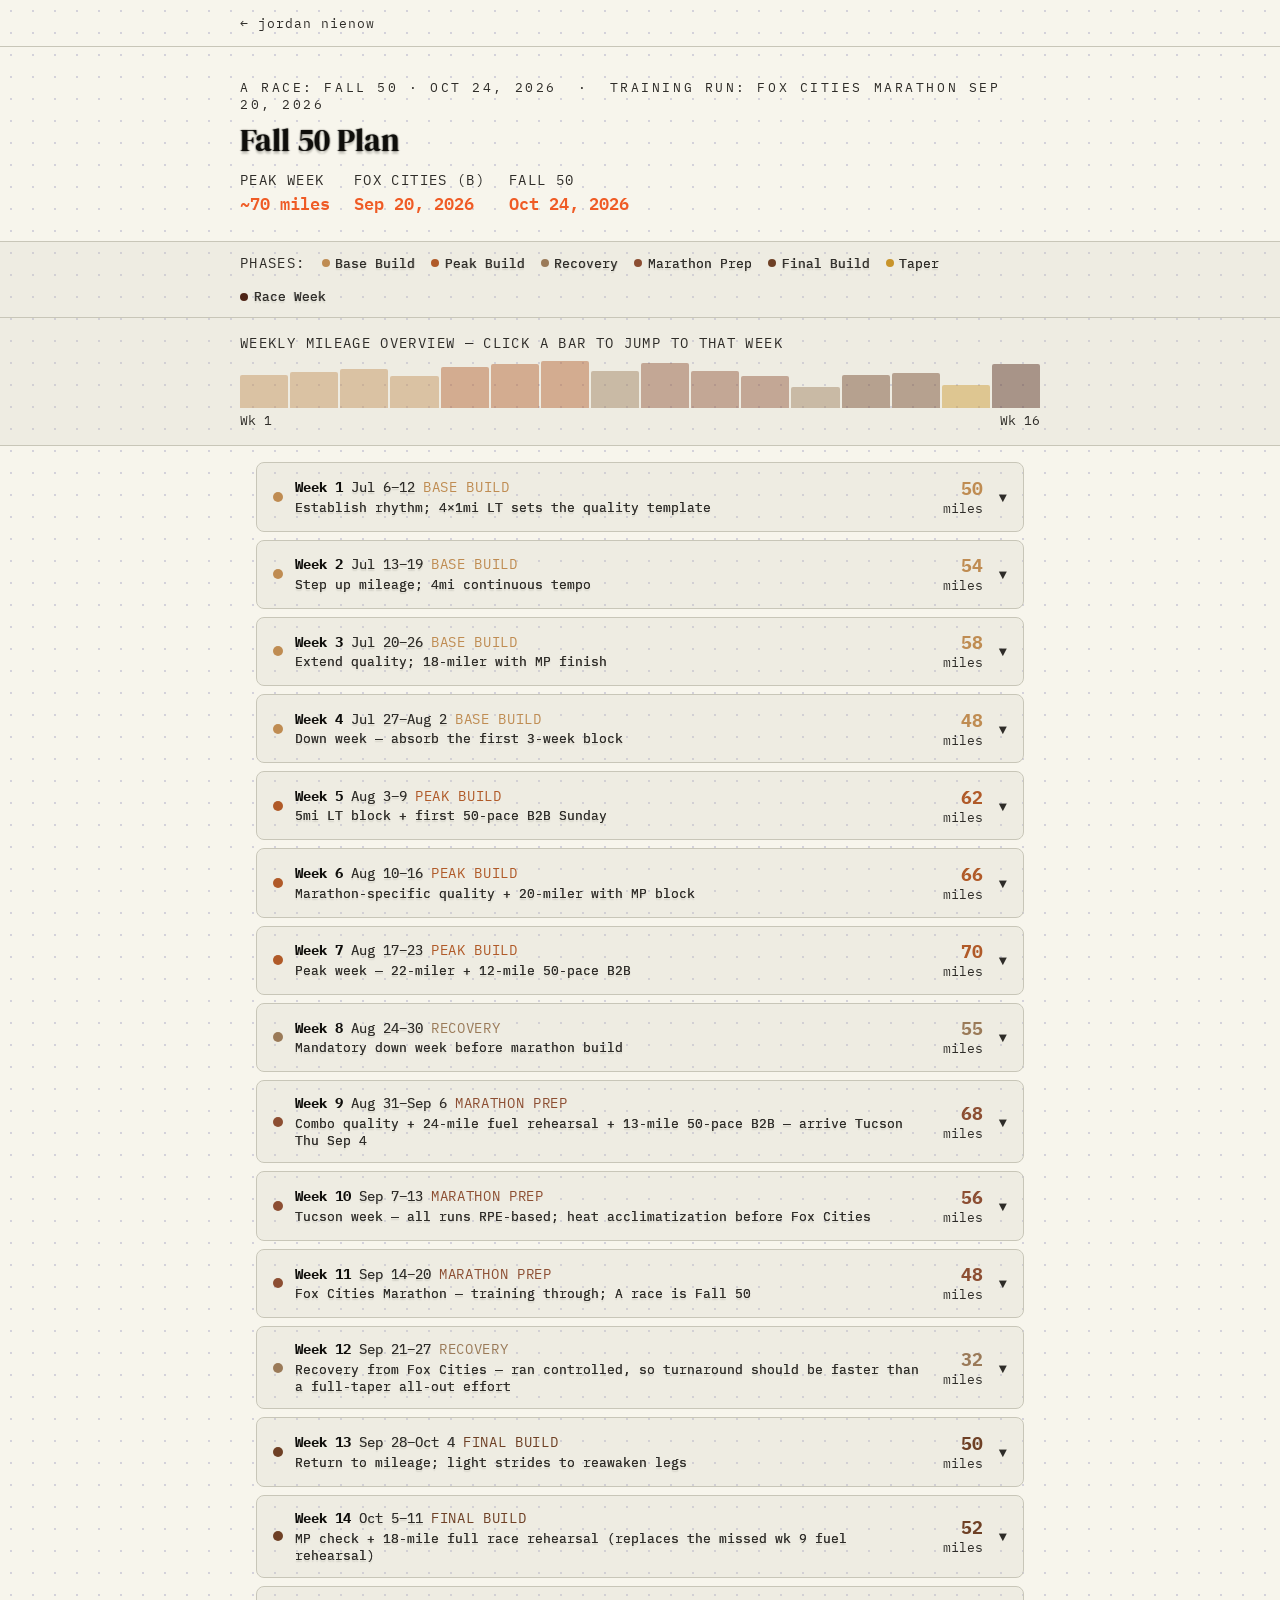
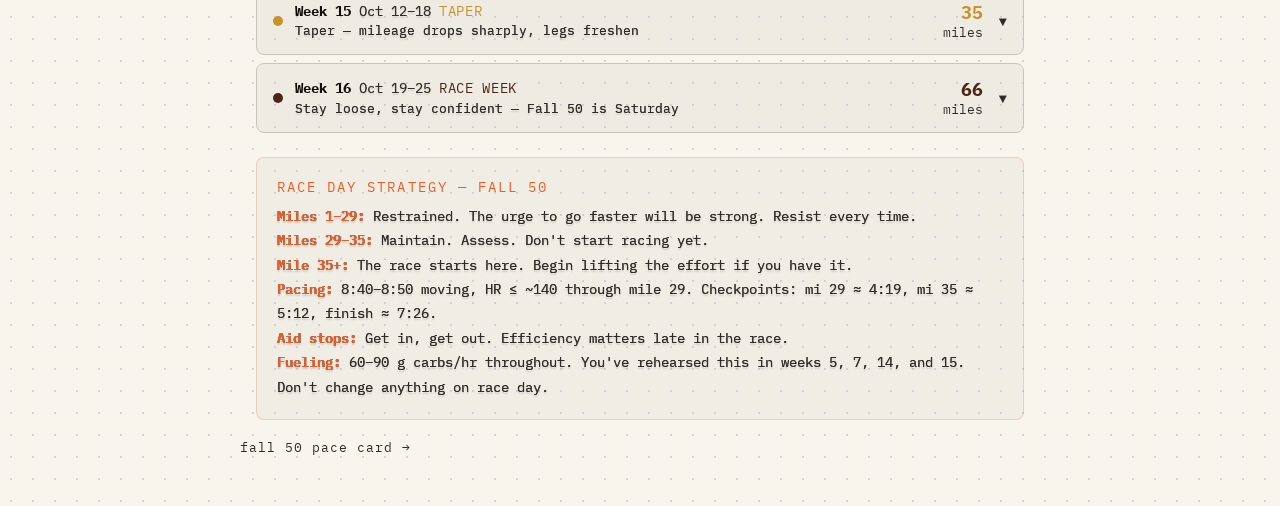
<file: archive/2026/fall-plan/index.html>
<!DOCTYPE html><html lang="en"><head><meta charset="UTF-8"><meta name="viewport" content="width=device-width, initial-scale=1.0"><title>fall &#39;26 plan</title><link rel="preconnect" href="https://fonts.googleapis.com"><link rel="preconnect" href="https://fonts.gstatic.com" crossorigin><link href="https://fonts.googleapis.com/css2?family=DM+Serif+Display&family=IBM+Plex+Mono:wght@400;500&display=swap" rel="stylesheet"><style>:root{--paper:#f7f5ec;--ink:#1c1c1c;--ink-muted:#6a6760;--orange:#ef5b25;--grid:#a8a6c473;--border-subtle:#c8c6b8;--grid-unit:22px;--phase-base-build:#bf8c52;--phase-peak-build:#b05a28;--phase-recovery:#9a7a58;--phase-marathon-prep:#8c4e32;--phase-final-build:#6e4025;--phase-taper:#c8942a;--phase-race-week:#4e2416}*,:before,:after{box-sizing:border-box;margin:0;padding:0}body{background-color:var(--paper);background-image:radial-gradient(circle, var(--grid) 1.2px, transparent 1.2px);background-size:var(--grid-unit) var(--grid-unit);color:var(--ink);min-height:100vh;font-family:IBM Plex Mono,Courier New,monospace}a{color:inherit;text-decoration:none}.hover-link{color:var(--ink-muted);border-bottom:1px solid #0000;padding-bottom:1px;transition:color .15s,border-color .15s;display:inline-block}.hover-link:hover{color:var(--ink);border-bottom-color:var(--orange)}
</style><link rel="stylesheet" href="/_astro/fall-plan.3v8IujNc.css"></head><body><div id="back-nav"><div class="inner"><a href="/" class="hover-link">← jordan nienow</a></div></div><div id="header"><div class="inner"><div class="eyebrow">A Race: Fall 50 · Oct 24, 2026 &nbsp;·&nbsp; Training Run: Fox Cities Marathon Sep 20, 2026</div><h1>Fall 50 Plan</h1><div class="stats"><div><div class="stat-label">Peak Week</div><div class="stat-value">~70 miles</div></div><div><div class="stat-label">Fox Cities (B)</div><div class="stat-value">Sep 20, 2026</div></div><div><div class="stat-label">Fall 50</div><div class="stat-value">Oct 24, 2026</div></div></div></div></div><div id="legend-bar"><div class="inner"><span class="legend-label">Phases:</span><div class="legend-item"><div class="legend-dot" style="background:var(--phase-base-build)"></div><span class="legend-text">Base Build</span></div><div class="legend-item"><div class="legend-dot" style="background:var(--phase-peak-build)"></div><span class="legend-text">Peak Build</span></div><div class="legend-item"><div class="legend-dot" style="background:var(--phase-recovery)"></div><span class="legend-text">Recovery</span></div><div class="legend-item"><div class="legend-dot" style="background:var(--phase-marathon-prep)"></div><span class="legend-text">Marathon Prep</span></div><div class="legend-item"><div class="legend-dot" style="background:var(--phase-final-build)"></div><span class="legend-text">Final Build</span></div><div class="legend-item"><div class="legend-dot" style="background:var(--phase-taper)"></div><span class="legend-text">Taper</span></div><div class="legend-item"><div class="legend-dot" style="background:var(--phase-race-week)"></div><span class="legend-text">Race Week</span></div></div></div><div id="chart-section"><div class="inner"><div class="chart-title">Weekly Mileage Overview — click a bar to jump to that week</div><div id="chart"></div><div class="chart-labels"><span>Wk 1</span><span>Wk 16</span></div></div></div><div id="weeks"></div><div id="pace-card-link"><div class="inner"><a href="/archive/2026/pace-card/" class="hover-link">fall 50 pace card →</a></div></div><script>
const _css = getComputedStyle(document.documentElement);
const _v = (name) => _css.getPropertyValue(name).trim();

const phaseAccent = {
  "Base Build":    _v('--phase-base-build'),    // Robert Oster Caffe Crema
  "Peak Build":    _v('--phase-peak-build'),    // Diamine Ancient Copper
  "Recovery":      _v('--phase-recovery'),      // Diamine Sepia
  "Marathon Prep": _v('--phase-marathon-prep'), // Pilot Iroshizuku Yama-guri
  "Final Build":   _v('--phase-final-build'),   // Noodler's Walnut
  "Taper":         _v('--phase-taper'),         // Diamine Amber
  "Race Week":     _v('--phase-race-week'),     // Diamine Chocolate Brown
};

const weeks = [
  { week:1, phase:"Base Build", dates:"Jul 6–12", totalMiles:50, goal:"Establish rhythm; 4×1mi LT sets the quality template", days:[
    {day:"Mon",workout:"4 miles recovery",miles:4,pace:"8:45–9:30",notes:"Start of the block. Keep it genuinely easy — effort-based in heat means letting pace drift as far as needed."},
    {day:"Tue",workout:"2mi WU + 4×1mi @ LT (90s jog) + 1mi CD",miles:8,pace:"WU/CD: 8:45–9:00 | LT: 6:55–7:05",notes:"4×1 mile at lactate threshold with 90-second jog recovery between each. Should feel hard but controlled — short phrases possible. This session sets the quality template for the whole plan."},
    {day:"Wed",workout:"7 miles easy",miles:7,pace:"8:45–9:30",notes:"Pure aerobic. Effort-based — if it's hot, drift to 9:30 or beyond."},
    {day:"Thu",workout:"7 miles easy + 6×20s strides",miles:7,pace:"8:45–9:30 | Strides: ~6:00 effort",notes:"Strides at the end: 6×20 seconds at fast-but-controlled effort, full walk recovery between each. These keep leg turnover sharp without adding load."},
    {day:"Fri",workout:"5 miles easy",miles:5,pace:"8:45–9:30",notes:""},
    {day:"Sat",workout:"14 miles easy",miles:14,pace:"8:45–9:30",notes:"Long run over rollers. Run downhills honestly — don't brake, don't sprint. Effort-based throughout."},
    {day:"Sun",workout:"5 miles easy",miles:5,pace:"8:45–9:30",notes:"Medium day after the long run. Legs may be stiff — that's expected."},
  ]},
  { week:2, phase:"Base Build", dates:"Jul 13–19", totalMiles:54, goal:"Step up mileage; 4mi continuous tempo", days:[
    {day:"Mon",workout:"4 miles recovery",miles:4,pace:"8:45–9:30",notes:""},
    {day:"Tue",workout:"2mi WU + 4mi @ LT + 1mi CD",miles:7,pace:"WU/CD: 8:45–9:00 | Tempo: 6:55–7:05",notes:"Continuous 4-mile tempo at LT pace — different stimulus than intervals. Requires sustained mental effort. Comfortably hard; you should be working but not blowing up."},
    {day:"Wed",workout:"8 miles easy",miles:8,pace:"8:45–9:30",notes:""},
    {day:"Thu",workout:"9 miles easy + 6×20s strides",miles:9,pace:"8:45–9:30 | Strides: ~6:00 effort",notes:"Strides at the end."},
    {day:"Fri",workout:"5 miles easy",miles:5,pace:"8:45–9:30",notes:""},
    {day:"Sat",workout:"16 miles easy",miles:16,pace:"8:45–9:30",notes:"Long run over rollers. Keep effort easy throughout — no pushing. Fuel every 45 min."},
    {day:"Sun",workout:"5 miles easy",miles:5,pace:"8:45–9:30",notes:"Shake out the long-run legs."},
  ]},
  { week:3, phase:"Base Build", dates:"Jul 20–26", totalMiles:58, goal:"Extend quality; 18-miler with MP finish", days:[
    {day:"Mon",workout:"4 miles recovery",miles:4,pace:"8:45–9:30",notes:""},
    {day:"Tue",workout:"2mi WU + 5×8:00 @ LT (2:00 jog) + 1mi CD",miles:9,pace:"WU/CD: 8:45–9:00 | LT: 6:55–7:05",notes:"5 reps of 8 minutes at LT pace, 2-minute jog recovery between each. Each rep is roughly 1.1 miles at threshold. Total quality work ~5.7 miles inside a 9-mile run."},
    {day:"Wed",workout:"8 miles easy",miles:8,pace:"8:45–9:30",notes:""},
    {day:"Thu",workout:"8 miles easy + 6×20s strides",miles:8,pace:"8:45–9:30 | Strides: ~6:00 effort",notes:""},
    {day:"Fri",workout:"5 miles easy",miles:5,pace:"8:45–9:30",notes:""},
    {day:"Sat",workout:"18 miles: 14 easy + last 4 @ MP",miles:18,pace:"Miles 1–14: 8:45–9:00 | Miles 15–18: 7:38–7:50",notes:"First MP finish on the long run. Run the first 14 genuinely easy — the MP miles are meant to be hard from fatigue, not because you went out fast. Route over rollers."},
    {day:"Sun",workout:"6 miles easy",miles:6,pace:"8:45–9:30",notes:""},
  ]},
  { week:4, phase:"Base Build", dates:"Jul 27–Aug 2", totalMiles:48, goal:"Down week — absorb the first 3-week block", days:[
    {day:"Mon",workout:"3 miles recovery",miles:3,pace:"8:45–9:30",notes:"Down week. Let weeks 1–3 absorb. This is not optional."},
    {day:"Tue",workout:"2mi WU + 6×2:00 fast (2:00 jog) + 1mi CD",miles:6,pace:"WU/CD: 8:45–9:00 | Fast: ~6:20–6:40",notes:"Short speed work on the down week — keeps legs sharp without adding load. 2-minute surges harder than LT but not a full sprint. Full 2-minute jog recovery between each."},
    {day:"Wed",workout:"7 miles easy",miles:7,pace:"8:45–9:30",notes:""},
    {day:"Thu",workout:"7 miles easy + 6×20s strides",miles:7,pace:"8:45–9:30 | Strides: ~6:00 effort",notes:""},
    {day:"Fri",workout:"4 miles easy",miles:4,pace:"8:45–9:30",notes:""},
    {day:"Sat",workout:"14 miles easy",miles:14,pace:"8:45–9:30",notes:"Down week long run. Easy throughout. Route over rollers."},
    {day:"Sun",workout:"7 miles easy",miles:7,pace:"8:45–9:30",notes:""},
  ]},
  { week:5, phase:"Peak Build", dates:"Aug 3–9", totalMiles:62, goal:"5mi LT block + first 50-pace B2B Sunday", days:[
    {day:"Mon",workout:"3 miles recovery",miles:3,pace:"8:45–9:30",notes:""},
    {day:"Tue",workout:"2mi WU + 5mi @ LT + 1mi CD",miles:8,pace:"WU/CD: 8:45–9:00 | Tempo: 6:55–7:05",notes:"Continuous 5-mile tempo — longest LT block so far. The last mile should be genuinely hard. If it feels easy, your fitness has jumped."},
    {day:"Wed",workout:"9 miles easy",miles:9,pace:"8:45–9:30",notes:""},
    {day:"Thu",workout:"9 miles easy + 6×20s strides",miles:9,pace:"8:45–9:30 | Strides: ~6:00 effort",notes:""},
    {day:"Fri",workout:"5 miles easy",miles:5,pace:"8:45–9:30",notes:""},
    {day:"Sat",workout:"18 miles easy",miles:18,pace:"8:45–9:30",notes:"Fuel protocol kicks in on all runs 18+: 60–90 g carbs/hr using race nutrition (Hammer gels, Gatorade, Coke). Route over rollers. Run downhills honestly."},
    {day:"Sun",workout:"10 miles @ 50-pace",miles:10,pace:"8:40–8:50",notes:"First B2B 50-pace Sunday. Running 10 miles the day after 18 at Fall 50 goal pace builds specific ultra endurance — time on feet on tired legs is the adaptation you're after. This should feel harder than the pace suggests."},
  ]},
  { week:6, phase:"Peak Build", dates:"Aug 10–16", totalMiles:66, goal:"Marathon-specific quality + 20-miler with MP block", days:[
    {day:"Mon",workout:"5 miles recovery",miles:5,pace:"8:45–9:30",notes:""},
    {day:"Tue",workout:"2mi WU + 2×3mi @ MP−10s (2:00 jog) + 1mi CD",miles:10,pace:"WU/CD: 8:45–9:00 | MP−10s: 7:28–7:40",notes:"2 reps of 3 miles at 10 sec/mi faster than marathon goal pace. This bridges LT work and marathon-specific running. 2-minute jog between reps."},
    {day:"Wed",workout:"9 miles easy",miles:9,pace:"8:45–9:30",notes:""},
    {day:"Thu",workout:"9 miles easy + 6×20s strides",miles:9,pace:"8:45–9:30 | Strides: ~6:00 effort",notes:""},
    {day:"Fri",workout:"5 miles easy",miles:5,pace:"8:45–9:30",notes:""},
    {day:"Sat",workout:"20 miles: 9 easy + mi 10–18 @ MP + 2 easy",miles:20,pace:"Miles 1–9: 8:45–9:00 | Miles 10–18: 7:38–7:50 | Miles 19–20: easy",notes:"Key session: 9 miles at MP inside a 20-miler. Fuel 60–90 g/hr. Route over rollers. This simulates the mid-race miles at Fox Cities."},
    {day:"Sun",workout:"8 miles easy",miles:8,pace:"8:45–9:30",notes:"Easy shake-out after yesterday's big session."},
  ]},
  { week:7, phase:"Peak Build", dates:"Aug 17–23", totalMiles:70, goal:"Peak week — 22-miler + 12-mile 50-pace B2B", days:[
    {day:"Mon",workout:"4 miles recovery",miles:4,pace:"8:45–9:30",notes:"Biggest week of the plan. Keep this day genuinely easy."},
    {day:"Tue",workout:"2mi WU + 5×8:00 @ LT (2:00 jog) + 1mi CD",miles:10,pace:"WU/CD: 8:45–9:00 | LT: 6:55–7:05",notes:"Same structure as week 3 but you're in much better shape — it should feel more controlled now. This is a hard session in a hard week; execute it, don't race it."},
    {day:"Wed",workout:"8 miles easy",miles:8,pace:"8:45–9:30",notes:""},
    {day:"Thu",workout:"9 miles easy + 6×20s strides",miles:9,pace:"8:45–9:30 | Strides: ~6:00 effort",notes:""},
    {day:"Fri",workout:"5 miles easy",miles:5,pace:"8:45–9:30",notes:""},
    {day:"Sat",workout:"22 miles easy",miles:22,pace:"8:45–9:30",notes:"Longest single run of the plan. Fuel 60–90 g/hr. Route over rollers; run downhills honestly. This is about time on feet — keep the effort easy even if pace drifts in heat."},
    {day:"Sun",workout:"12 miles @ 50-pace",miles:12,pace:"8:40–8:50",notes:"The B2B that defines this block. 22 miles Saturday + 12 at 50-pace Sunday = 34 miles of specific ultra work in two days. Hardest weekend of the plan. Fuel and sleep aggressively Friday and Saturday."},
  ]},
  { week:8, phase:"Recovery", dates:"Aug 24–30", totalMiles:55, goal:"Mandatory down week before marathon build", days:[
    {day:"Mon",workout:"4 miles recovery",miles:4,pace:"8:45–9:30",notes:"Peak week is done. This down week is not optional — week 7 was a lot."},
    {day:"Tue",workout:"2mi WU + 4×1mi @ LT (90s jog) + 1mi CD",miles:8,pace:"WU/CD: 8:45–9:00 | LT: 6:55–7:05",notes:"Back to 4×1mi LT — the session you started the plan with. Notice how much easier it feels now. Quality stays, volume drops."},
    {day:"Wed",workout:"7 miles easy",miles:7,pace:"8:45–9:30",notes:""},
    {day:"Thu",workout:"8 miles easy + 6×20s strides",miles:8,pace:"8:45–9:30 | Strides: ~6:00 effort",notes:""},
    {day:"Fri",workout:"5 miles easy",miles:5,pace:"8:45–9:30",notes:""},
    {day:"Sat",workout:"16 miles easy",miles:16,pace:"8:45–9:30",notes:"Shorter long run. Easy effort. Route over rollers."},
    {day:"Sun",workout:"7 miles easy",miles:7,pace:"8:45–9:30",notes:""},
  ]},
  { week:9, phase:"Marathon Prep", dates:"Aug 31–Sep 6", totalMiles:68, goal:"Combo quality + 24-mile fuel rehearsal + 13-mile 50-pace B2B — arrive Tucson Thu Sep 4", days:[
    {day:"Mon",workout:"4 miles recovery",miles:4,pace:"8:45–9:30",notes:""},
    {day:"Tue",workout:"2mi WU + 3mi @ MP + 2mi @ LT + 1mi CD",miles:8,pace:"WU/CD: 8:45–9:00 | MP: 7:38–7:50 | LT: 6:55–7:05",notes:"Combination session: start at marathon pace, then shift up to LT. Teaches gear-changing and is specific to Fox Cities execution. The LT miles at the end will be genuinely hard off the MP work."},
    {day:"Wed",workout:"8 miles easy",miles:8,pace:"8:45–9:30",notes:"Option: swap today's easy 8 with the 24-miler on Saturday, doing the big run here in Manitowoc before leaving for Tucson. Cleanest way to avoid running 24 miles in September desert heat."},
    {day:"Thu",workout:"7 miles easy + 6×20s strides",miles:7,pace:"effort-based (Tucson heat)",notes:"Arriving in Tucson today (~2,400 ft elevation, ~78–85°F at 5am during monsoon season). Start before 5:30am — no outdoor running after 6:30am. Run by effort, not pace; expect 30–60 sec/mi slower than Manitowoc. Strides by feel, not the watch."},
    {day:"Fri",workout:"4 miles easy",miles:4,pace:"effort-based (Tucson heat)",notes:"Tucson day 2. Short day before the biggest run of the plan. 5am start. Eat a lot and sleep well tonight — tomorrow is massive."},
    {day:"Sat",workout:"24 miles — full fuel rehearsal",miles:24,pace:"effort-based (Tucson heat)",notes:"Biggest single run of the plan — in Tucson September heat. If you swapped this to Wed in Manitowoc: do an easy 8 here instead. If running in Tucson: start at 4:00am (sunrise ~6:15am — a 4am start gets 14–16 miles done before the worst heat). Run entirely by RPE, not GPS pace — 8:45–9:30 effort is the target, wherever the watch lands. Increase fluids to 20–24 oz/hr on top of the 60–90 g carb protocol. Treadmill is valid if the hotel has good equipment. Fueling protocol stays identical regardless of where you run."},
    {day:"Sun",workout:"13 miles @ 50-pace",miles:13,pace:"effort-based (Tucson heat)",notes:"B2B at 50-pace after 24 miles Saturday — in Tucson heat. Start by 5am. Run by RPE: the physiological stress is what matters, not the GPS number. Accept 9:00–9:30/mi pace in the heat; the adaptation is identical to hitting 8:40–8:50 at home. Increase fluids. This is the hardest B2B of the plan and the strongest predictor of Fall 50 readiness — complete it."},
  ]},
  { week:10, phase:"Marathon Prep", dates:"Sep 7–13", totalMiles:56, goal:"Tucson week — all runs RPE-based; heat acclimatization before Fox Cities", days:[
    {day:"Mon",workout:"4 miles recovery",miles:4,pace:"effort-based (Tucson heat)",notes:"Big weekend is behind you. Very gentle. 5am start. The back-to-back is done — protect recovery today."},
    {day:"Tue",workout:"2mi WU + 4mi @ MP + 1mi CD",miles:7,pace:"WU/CD: effort-easy | MP: effort-based",notes:"Key quality session in Tucson heat. Treadmill is the cleanest option — pace-controlled and air-conditioned. If running outside, start before 5am and run the MP segment at 'controlled hard' RPE (you could hold a short sentence, barely). Accept whatever pace the heat yields — the neuromuscular stimulus is what counts. Two weeks from Fox Cities, this should feel controlled, not desperate."},
    {day:"Wed",workout:"8 miles easy",miles:8,pace:"effort-based (Tucson heat)",notes:"5am start. Pure effort-based running — ignore GPS pace. Seek shade on route (Rillito River Park or Sabino Canyon area). Fluids every 15–20 min."},
    {day:"Thu",workout:"8 miles easy + 6×20s strides",miles:8,pace:"effort-based (Tucson heat)",notes:"5am start. Strides by feel, not the watch. You're building heat acclimatization — the aerobic work is happening even if the pace looks slow."},
    {day:"Fri",workout:"5 miles easy",miles:5,pace:"effort-based (Tucson heat)",notes:"Last day in Tucson. Short and easy. Two weeks of heat training means Fox Cities conditions (likely 55–70°F, sea level) will feel dramatically easier — that's a real physiological advantage walking into race week."},
    {day:"Sat",workout:"16 miles: 11 easy + last 5 @ MP",miles:16,pace:"Miles 1–11: 8:45–9:00 | Miles 12–16: 7:38–7:50",notes:"Back home in Manitowoc. Execute this one as written — legs will feel noticeably fresher running in Wisconsin conditions after two weeks in Tucson heat. Last significant long run before Fox Cities. 5 miles at MP off fatigue. Confidence session."},
    {day:"Sun",workout:"9 miles easy",miles:9,pace:"8:45–9:30",notes:"Back home. Easy shake-out. The Tucson block is behind you."},
  ]},
  { week:11, phase:"Marathon Prep", dates:"Sep 14–20", totalMiles:48, goal:"Fox Cities Marathon — training through; A race is Fall 50", days:[
    {day:"Mon",workout:"4 miles easy",miles:4,pace:"8:45–9:30",notes:"Normal training week — no taper mindset. Keep this genuinely easy."},
    {day:"Tue",workout:"1mi WU + 3×1mi @ MP (90s jog) + 1mi CD",miles:6,pace:"WU/CD: 8:45–9:00 | MP: 7:38–7:50",notes:"3 miles at MP to keep legs sharp. Execute this cleanly — you're not treating this as a taper week, but don't add extra work either."},
    {day:"Wed",workout:"5 miles easy",miles:5,pace:"8:45–9:30",notes:""},
    {day:"Thu",workout:"4 miles easy + 4×20s strides",miles:4,pace:"8:45–9:30 | Strides: ~6:00 effort",notes:"Strides keep the legs sharp heading into race day."},
    {day:"Fri",workout:"3 miles easy",miles:3,pace:"8:45–9:30",notes:"Shakeout. Expo if there is one — stay off feet after this. Eat well, hydrate, prep gear."},
    {day:"Sat",workout:"Rest — walk only",miles:0,pace:"—",notes:"Full rest. Carb-load. Lay out your gear. Sleep early."},
    {day:"Sun",workout:"🏁 Fox Cities Marathon",miles:26.2,pace:"controlled effort",notes:"Race it — sub-3 is still the goal. You're training through, so legs won't be as sharp as a full taper, but the fitness is there. Run patient and controlled through the first half; don't panic if the first few miles feel heavy — that's normal without a full taper. Negative split if you can. Leave a bit in the tank — the Fall 50 is 34 days away. A strong controlled sub-3 is the outcome you want."},
  ]},
  { week:12, phase:"Recovery", dates:"Sep 21–27", totalMiles:32, goal:"Recovery from Fox Cities — ran controlled, so turnaround should be faster than a full-taper all-out effort", days:[
    {day:"Mon",workout:"Rest or 3 miles walk/jog",miles:3,pace:"Easy / walk",notes:"Day after the marathon. Rest or very gentle walk/jog only. You ran it controlled without a full taper — your body took a hit but not quite the same hole as an all-out race. Listen to your legs; don't force it."},
    {day:"Tue",workout:"4 miles easy",miles:4,pace:"8:45–9:30",notes:"No quality. No strides. Easy miles only."},
    {day:"Wed",workout:"5 miles easy",miles:5,pace:"8:45–9:30",notes:"If legs still feel heavy, drop to 3–4 miles. No ego."},
    {day:"Thu",workout:"5 miles easy",miles:5,pace:"8:45–9:30",notes:""},
    {day:"Fri",workout:"4 miles easy",miles:4,pace:"8:45–9:30",notes:""},
    {day:"Sat",workout:"8 miles easy",miles:8,pace:"8:45–9:30",notes:"Light return to longer mileage. If legs still feel heavy, cap it at 6. Zero quality this week regardless."},
    {day:"Sun",workout:"3 miles easy",miles:3,pace:"8:45–9:30",notes:"End of recovery week. If legs are feeling good, you're ready for the final build. If they're still heavy, carry the conservatism into week 13."},
  ]},
  { week:13, phase:"Final Build", dates:"Sep 28–Oct 4", totalMiles:50, goal:"Return to mileage; light strides to reawaken legs", days:[
    {day:"Mon",workout:"4 miles recovery",miles:4,pace:"8:45–9:30",notes:""},
    {day:"Tue",workout:"7 miles easy + 6×20s strides",miles:7,pace:"8:45–9:30 | Strides: ~6:00 effort",notes:"Light pickups only — not a quality session. 6×20s strides to remind the legs how to turn over. No threshold work this week."},
    {day:"Wed",workout:"7 miles easy",miles:7,pace:"8:45–9:30",notes:""},
    {day:"Thu",workout:"7 miles easy + 6×20s strides",miles:7,pace:"8:45–9:30 | Strides: ~6:00 effort",notes:""},
    {day:"Fri",workout:"5 miles easy",miles:5,pace:"8:45–9:30",notes:""},
    {day:"Sat",workout:"14 miles easy",miles:14,pace:"8:45–9:30",notes:"Return to longer long run. Easy effort over rollers. Legs should feel much fresher than wk 11."},
    {day:"Sun",workout:"6 miles easy",miles:6,pace:"8:45–9:30",notes:""},
  ]},
  { week:14, phase:"Final Build", dates:"Oct 5–11", totalMiles:52, goal:"MP check + 18-mile full race rehearsal (replaces the missed wk 9 fuel rehearsal)", days:[
    {day:"Mon",workout:"4 miles recovery",miles:4,pace:"8:45–9:30",notes:""},
    {day:"Tue",workout:"2mi WU + 3mi @ MP + 2mi CD",miles:7,pace:"WU/CD: 8:45–9:00 | MP: 7:38–7:50",notes:"3 miles at marathon pace to confirm the legs are back. Should feel comfortable — you have marathon fitness from Fox Cities. Fatigue check: Oct 3–4 HR ran ~10 bpm high at normal easy pace/power. If HR climbs above ~160 on the MP miles or 7:45 feels like work, stop after 2 and jog home — the marathon is still in your legs."},
    {day:"Wed",workout:"7 miles easy",miles:7,pace:"8:50–9:15 (HR ≤ ~135)",notes:"Genuinely easy — recent easy days have drifted to 8:20–8:35. Gut training: take 1–2 gels mid-run to build carb tolerance for 7+ hours of fueling."},
    {day:"Thu",workout:"7 miles easy + 6×20s strides",miles:7,pace:"8:50–9:15 (HR ≤ ~135) | Strides: ~6:00 effort",notes:"Same as Wed: easy, HR-capped, 1–2 gels mid-run. Note your HR at easy pace — it decides Saturday's distance."},
    {day:"Fri",workout:"5 miles easy",miles:5,pace:"8:45–9:30",notes:""},
    {day:"Sat",workout:"18 miles: 12 easy + last 6 @ 50-pace",miles:18,pace:"Miles 1–12: 8:45–9:00 | Miles 13–18: 8:40–8:50",notes:"Full race rehearsal — the 24-mile fuel rehearsal in wk 9 didn't happen, so this one counts. Race shoes (Superblast 3 only has ~15 mi on it), race kit, race-morning breakfast. 75–90 g carbs/hr starting mile 1. Practice 2–3 aid stops under 60s each. Route over rollers. Fallback: if Tue/Thu HR is still running ~8+ bpm high at easy pace, run 16 (12 easy + 4 @ 50-pace) instead."},
    {day:"Sun",workout:"4 miles easy",miles:4,pace:"8:45–9:30",notes:""},
  ]},
  { week:15, phase:"Taper", dates:"Oct 12–18", totalMiles:35, goal:"Taper — mileage drops sharply, legs freshen", days:[
    {day:"Mon",workout:"3 miles recovery",miles:3,pace:"8:45–9:30",notes:"Taper begins. Resist the urge to do more. The hay is in the barn."},
    {day:"Tue",workout:"2mi WU + 2mi @ MP + 1mi CD",miles:5,pace:"WU/CD: 8:45–9:00 | MP: 7:38–7:50",notes:"Short and sharp. 2 miles at MP should feel very easy by now. Don't add anything."},
    {day:"Wed",workout:"5 miles easy",miles:5,pace:"8:45–9:30",notes:""},
    {day:"Thu",workout:"5 miles easy + 6×20s strides",miles:5,pace:"8:45–9:30 | Strides: ~6:00 effort",notes:"Last strides session before the race. Cold-weather gear check: late-October Door County mornings can be 30s–40s °F with wind off the lake. Run this one early and test race-day layers, gloves, and anything you plan to shed."},
    {day:"Fri",workout:"4 miles easy",miles:4,pace:"8:45–9:30",notes:""},
    {day:"Sat",workout:"10 miles: 7 easy + last 3 @ 50-pace",miles:10,pace:"Miles 1–7: 8:45–9:15 | Miles 8–10: 8:40–8:50",notes:"Last double-digit run. Race shoes and race fueling. The 50-pace miles are about locking in what 8:45 feels like on fresh legs — on race morning it will feel too easy, and that's the point. Stay off your feet for the rest of the day."},
    {day:"Sun",workout:"3 miles easy",miles:3,pace:"8:45–9:30",notes:""},
  ]},
  { week:16, phase:"Race Week", dates:"Oct 19–25", totalMiles:66, goal:"Stay loose, stay confident — Fall 50 is Saturday", days:[
    {day:"Mon",workout:"4 miles easy",miles:4,pace:"8:45–9:30",notes:""},
    {day:"Tue",workout:"2mi WU + 4×1:00 @ MP (1:00 jog) + 1mi CD",miles:4,pace:"WU/CD: 8:45–9:00 | MP: 7:38–7:50",notes:"4×1-minute surges at MP. Just waking the legs up. Total quality: 4 minutes. Don't overthink this."},
    {day:"Wed",workout:"4 miles easy",miles:4,pace:"8:45–9:30",notes:""},
    {day:"Thu",workout:"3 miles easy",miles:3,pace:"8:45–9:30",notes:"Keep it short. Don't add anything."},
    {day:"Fri",workout:"Rest + 10 min shakeout",miles:1,pace:"Easy",notes:"Full rest or very short shakeout jog (10 minutes max). Eat well. Hydrate. Lay out your gear. Sleep early. You've done the work."},
    {day:"Sat",workout:"🏆 Fall 50",miles:50,pace:"Moving 8:40–8:50 | HR ≤ ~140 through mi 29 | sub-7:30 = 9:00/mi all-in",notes:"Restrained through mile 29 — the urge to go faster will be strong, resist it. Watch should read ~8:40–8:45 moving (GPS ran ~0.8% long at Fox Cities). Budget ~10 min total for aid and bathroom stops. Checkpoints at 8:55/mi all-in: mi 10 ≈ 1:29 · mi 20 ≈ 2:58 · mi 25 ≈ 3:43 · mi 29 ≈ 4:19 · mi 35 ≈ 5:12 · finish ≈ 7:26. Marathon lesson: at Fox Cities you opened 20–30 s/mi faster than planned and gave back ~6 min in the second half. Being ahead of these checkpoints early is a warning, not a cushion. The race starts at mile 35. Fuel 60–90 g/hr from the start — you've rehearsed this. Run downhills honestly. Execute."},
    {day:"Sun",workout:"Rest",miles:0,pace:"—",notes:"You ran 50 miles yesterday. Rest."},
  ]},
];

const monthIndex = {
  Jan: 0, Feb: 1, Mar: 2, Apr: 3, May: 4, Jun: 5,
  Jul: 6, Aug: 7, Sep: 8, Oct: 9, Nov: 10, Dec: 11,
};
const dayNames = ['Sun', 'Mon', 'Tue', 'Wed', 'Thu', 'Fri', 'Sat'];

function parsePlanDate(monthName, day) {
  return new Date(2026, monthIndex[monthName], Number(day));
}

function getWeekDateRange(dates) {
  const match = dates.match(/^([A-Z][a-z]{2}) (\d+)–(?:(?:([A-Z][a-z]{2}) )?(\d+))$/);
  if (!match) return null;
  const startMonth = match[1];
  const startDay = match[2];
  const endMonth = match[3] || startMonth;
  const endDay = match[4];
  return {
    start: parsePlanDate(startMonth, startDay),
    end: parsePlanDate(endMonth, endDay),
  };
}

function startOfLocalDay(date) {
  return new Date(date.getFullYear(), date.getMonth(), date.getDate());
}

const today = startOfLocalDay(new Date());
const currentDayName = dayNames[today.getDay()];
const currentWeekIndex = weeks.findIndex((week) => {
  const range = getWeekDateRange(week.dates);
  return range && today >= range.start && today <= range.end;
});

// Build chart
const chart = document.getElementById('chart');
const maxMiles = 72;
weeks.forEach((w, i) => {
  const bar = document.createElement('div');
  bar.className = 'chart-bar';
  const displayMiles = Math.min(w.totalMiles, maxMiles);
  const h = Math.round((displayMiles / maxMiles) * 48);
  bar.style.height = h + 'px';
  bar.style.backgroundColor = phaseAccent[w.phase] + '70';
  bar.title = `Week ${w.week}: ${w.totalMiles} miles`;
  bar.addEventListener('click', () => {
    const card = document.getElementById('week-' + i);
    if (card) { card.scrollIntoView({ behavior: 'smooth', block: 'start' }); }
  });
  bar.addEventListener('mouseenter', () => bar.style.backgroundColor = phaseAccent[w.phase]);
  bar.addEventListener('mouseleave', () => bar.style.backgroundColor = phaseAccent[w.phase] + '70');
  chart.appendChild(bar);
});

// Build weeks
const weeksEl = document.getElementById('weeks');
weeks.forEach((week, wi) => {
  const accent = phaseAccent[week.phase];

  const card = document.createElement('div');
  const isCurrentWeek = wi === currentWeekIndex;
  card.className = 'week-card' + (isCurrentWeek ? ' open current-week' : '');
  card.id = 'week-' + wi;
  card.style.setProperty('--accent', accent);
  card.style.setProperty('--accent-44', accent + '44');

  const header = document.createElement('div');
  header.className = 'week-header';
  header.innerHTML = `
    <div class="week-dot" style="background:${accent}"></div>
    <div class="week-meta">
      <div class="week-title-row">
        <span class="week-num">Week ${week.week}</span>
        <span class="week-dates">${week.dates}</span>
        <span class="week-phase" style="color:${accent}">${week.phase}</span>
      </div>
      <div class="week-goal">${week.goal}</div>
    </div>
    <div class="week-miles-box">
      <div class="week-miles-num" style="color:${accent}">${week.totalMiles}</div>
      <div class="week-miles-label">miles</div>
    </div>
    <div class="week-chevron">${isCurrentWeek ? '▲' : '▼'}</div>
  `;
  header.addEventListener('click', () => {
    const isOpen = card.classList.toggle('open');
    header.querySelector('.week-chevron').textContent = isOpen ? '▲' : '▼';
  });

  const body = document.createElement('div');
  body.className = 'week-body';

  week.days.forEach((day) => {
    const row = document.createElement('div');
    row.className = 'day-row' + (isCurrentWeek && day.day === currentDayName ? ' current-day' : '');

    const dh = document.createElement('div');
    dh.className = 'day-header';
    dh.innerHTML = `
      <div class="day-label">${day.day}</div>
      <div class="day-info">
        <div class="day-workout">${day.workout}</div>
        <div class="day-pace">${day.pace}</div>
      </div>
      <div class="day-right">
        <span class="day-mi">${day.miles > 0 ? day.miles + ' mi' : '—'}</span>
        ${day.notes ? '<span class="day-chevron">▼</span>' : ''}
      </div>
    `;

    if (day.notes) {
      const dn = document.createElement('div');
      dn.className = 'day-notes';
      dn.innerHTML = `<div class="day-notes-inner" style="border-left-color:${accent}44">${day.notes}</div>`;
      dh.addEventListener('click', () => {
        const isOpen = row.classList.toggle('open');
        dh.querySelector('.day-chevron').textContent = isOpen ? '▲' : '▼';
      });
      row.appendChild(dh);
      row.appendChild(dn);
    } else {
      row.appendChild(dh);
    }
    body.appendChild(row);
  });

  const wt = document.createElement('div');
  wt.className = 'week-total';
  wt.innerHTML = `<span>Week total: <strong style="color:${accent}">${week.totalMiles} miles</strong></span>`;
  body.appendChild(wt);

  card.appendChild(header);
  card.appendChild(body);
  weeksEl.appendChild(card);
});

// Race strategy
weeksEl.insertAdjacentHTML('beforeend', `
  <div id="race-strategy">
    <div class="strategy-title">Race Day Strategy — Fall 50</div>
    <div class="strategy-body">
      <strong>Miles 1–29:</strong> Restrained. The urge to go faster will be strong. Resist every time.<br>
      <strong>Miles 29–35:</strong> Maintain. Assess. Don't start racing yet.<br>
      <strong>Mile 35+:</strong> The race starts here. Begin lifting the effort if you have it.<br>
      <strong>Pacing:</strong> 8:40–8:50 moving, HR ≤ ~140 through mile 29. Checkpoints: mi 29 ≈ 4:19, mi 35 ≈ 5:12, finish ≈ 7:26.<br>
      <strong>Aid stops:</strong> Get in, get out. Efficiency matters late in the race.<br>
      <strong>Fueling:</strong> 60–90 g carbs/hr throughout. You've rehearsed this in weeks 5, 7, 14, and 15. Don't change anything on race day.
    </div>
  </div>
`);
</script></body></html>
</file>
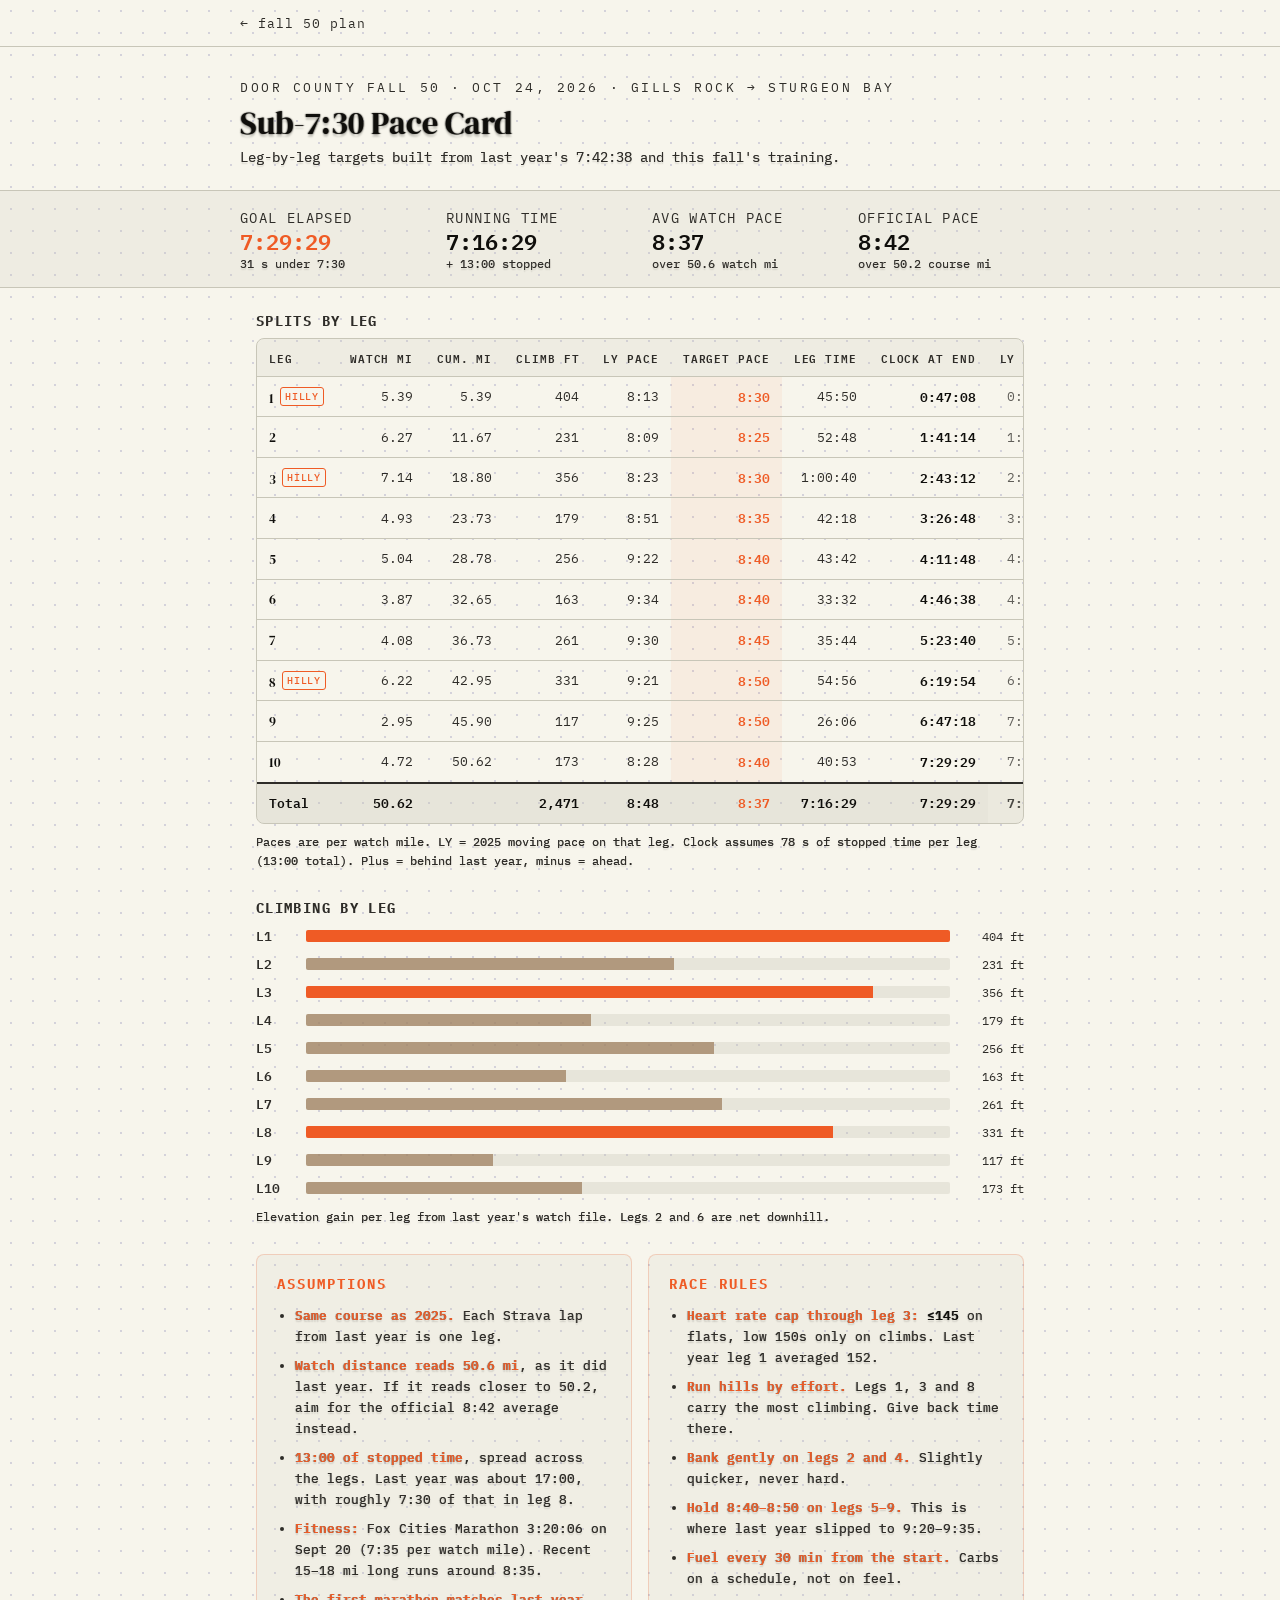
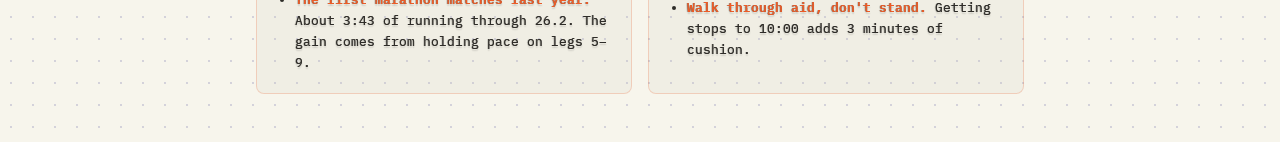
<file: archive/2026/pace-card/index.html>
<!DOCTYPE html><html lang="en"><head><meta charset="UTF-8"><meta name="viewport" content="width=device-width, initial-scale=1.0"><title>fall 50 pace card</title><link rel="preconnect" href="https://fonts.googleapis.com"><link rel="preconnect" href="https://fonts.gstatic.com" crossorigin><link href="https://fonts.googleapis.com/css2?family=DM+Serif+Display&family=IBM+Plex+Mono:wght@400;500&display=swap" rel="stylesheet"><style>:root{--paper:#f7f5ec;--ink:#1c1c1c;--ink-muted:#6a6760;--orange:#ef5b25;--grid:#a8a6c473;--border-subtle:#c8c6b8;--grid-unit:22px;--phase-base-build:#bf8c52;--phase-peak-build:#b05a28;--phase-recovery:#9a7a58;--phase-marathon-prep:#8c4e32;--phase-final-build:#6e4025;--phase-taper:#c8942a;--phase-race-week:#4e2416}*,:before,:after{box-sizing:border-box;margin:0;padding:0}body{background-color:var(--paper);background-image:radial-gradient(circle, var(--grid) 1.2px, transparent 1.2px);background-size:var(--grid-unit) var(--grid-unit);color:var(--ink);min-height:100vh;font-family:IBM Plex Mono,Courier New,monospace}a{color:inherit;text-decoration:none}.hover-link{color:var(--ink-muted);border-bottom:1px solid #0000;padding-bottom:1px;transition:color .15s,border-color .15s;display:inline-block}.hover-link:hover{color:var(--ink);border-bottom-color:var(--orange)}
</style><link rel="stylesheet" href="/_astro/pace-card.YNs46xVt.css"></head><body><div id="back-nav"><div class="inner"><a href="/archive/2026/fall-plan/" class="hover-link">← fall 50 plan</a></div></div><div id="header"><div class="inner"><div class="eyebrow">Door County Fall 50 · Oct 24, 2026 · Gills Rock → Sturgeon Bay</div><h1>Sub-7:30 Pace Card</h1><p class="sub">Leg-by-leg targets built from last year's 7:42:38 and this fall's training.</p></div></div><section id="targets" aria-label="Race targets"><div class="inner"><div><span class="stat-label">Goal elapsed</span><span class="stat-value goal">7:29:29</span><span class="stat-note">31 s under 7:30</span></div><div><span class="stat-label">Running time</span><span class="stat-value">7:16:29</span><span class="stat-note">+ 13:00 stopped</span></div><div><span class="stat-label">Avg watch pace</span><span class="stat-value">8:37</span><span class="stat-note">over 50.6 watch mi</span></div><div><span class="stat-label">Official pace</span><span class="stat-value">8:42</span><span class="stat-note">over 50.2 course mi</span></div></div></section><div id="pace-card"><section><h2 class="section-title">Splits by leg</h2><div class="tbl-wrap"><table><thead><tr><th>Leg</th><th>Watch mi</th><th>Cum. mi</th><th>Climb ft</th><th>LY pace</th><th>Target pace</th><th>Leg time</th><th>Clock at end</th><th>LY clock</th><th>vs LY</th></tr></thead><tbody><tr><td class="leg">1<span class="hill">Hilly</span></td><td>5.39</td><td>5.39</td><td>404</td><td>8:13</td><td class="pace">8:30</td><td>45:50</td><td class="clock">0:47:08</td><td class="ly">0:44:06</td><td class="behind">+3:02</td></tr><tr><td class="leg">2</td><td>6.27</td><td>11.67</td><td>231</td><td>8:09</td><td class="pace">8:25</td><td>52:48</td><td class="clock">1:41:14</td><td class="ly">1:36:09</td><td class="behind">+5:05</td></tr><tr><td class="leg">3<span class="hill">Hilly</span></td><td>7.14</td><td>18.80</td><td>356</td><td>8:23</td><td class="pace">8:30</td><td>1:00:40</td><td class="clock">2:43:12</td><td class="ly">2:36:40</td><td class="behind">+6:32</td></tr><tr><td class="leg">4</td><td>4.93</td><td>23.73</td><td>179</td><td>8:51</td><td class="pace">8:35</td><td>42:18</td><td class="clock">3:26:48</td><td class="ly">3:21:09</td><td class="behind">+5:39</td></tr><tr><td class="leg">5</td><td>5.04</td><td>28.78</td><td>256</td><td>9:22</td><td class="pace">8:40</td><td>43:42</td><td class="clock">4:11:48</td><td class="ly">4:09:54</td><td class="behind">+1:54</td></tr><tr><td class="leg">6</td><td>3.87</td><td>32.65</td><td>163</td><td>9:34</td><td class="pace">8:40</td><td>33:32</td><td class="clock">4:46:38</td><td class="ly">4:49:31</td><td class="ahead">−2:53</td></tr><tr><td class="leg">7</td><td>4.08</td><td>36.73</td><td>261</td><td>9:30</td><td class="pace">8:45</td><td>35:44</td><td class="clock">5:23:40</td><td class="ly">5:31:30</td><td class="ahead">−7:50</td></tr><tr><td class="leg">8<span class="hill">Hilly</span></td><td>6.22</td><td>42.95</td><td>331</td><td>9:21</td><td class="pace">8:50</td><td>54:56</td><td class="clock">6:19:54</td><td class="ly">6:33:34</td><td class="ahead">−13:40</td></tr><tr><td class="leg">9</td><td>2.95</td><td>45.90</td><td>117</td><td>9:25</td><td class="pace">8:50</td><td>26:06</td><td class="clock">6:47:18</td><td class="ly">7:02:44</td><td class="ahead">−15:26</td></tr><tr><td class="leg">10</td><td>4.72</td><td>50.62</td><td>173</td><td>8:28</td><td class="pace">8:40</td><td>40:53</td><td class="clock">7:29:29</td><td class="ly">7:42:38</td><td class="ahead">−13:09</td></tr></tbody><tfoot><tr><td>Total</td><td>50.62</td><td></td><td>2,471</td><td>8:48</td><td class="pace">8:37</td><td>7:16:29</td><td class="clock">7:29:29</td><td class="ly">7:42:38</td><td class="ahead">−13:09</td></tr></tfoot></table></div><p class="note">Paces are per watch mile. LY = 2025 moving pace on that leg. Clock assumes 78 s of stopped time per leg (13:00 total). Plus = behind last year, minus = ahead.</p></section><section><h2 class="section-title">Climbing by leg</h2><div class="bars" role="list"><div class="bar-row" role="listitem"><span class="lbl">L1</span><div class="track"><div class="fill hot" style="width:100%"></div></div><span class="val">404 ft</span></div><div class="bar-row" role="listitem"><span class="lbl">L2</span><div class="track"><div class="fill" style="width:57.2%"></div></div><span class="val">231 ft</span></div><div class="bar-row" role="listitem"><span class="lbl">L3</span><div class="track"><div class="fill hot" style="width:88.1%"></div></div><span class="val">356 ft</span></div><div class="bar-row" role="listitem"><span class="lbl">L4</span><div class="track"><div class="fill" style="width:44.3%"></div></div><span class="val">179 ft</span></div><div class="bar-row" role="listitem"><span class="lbl">L5</span><div class="track"><div class="fill" style="width:63.4%"></div></div><span class="val">256 ft</span></div><div class="bar-row" role="listitem"><span class="lbl">L6</span><div class="track"><div class="fill" style="width:40.3%"></div></div><span class="val">163 ft</span></div><div class="bar-row" role="listitem"><span class="lbl">L7</span><div class="track"><div class="fill" style="width:64.6%"></div></div><span class="val">261 ft</span></div><div class="bar-row" role="listitem"><span class="lbl">L8</span><div class="track"><div class="fill hot" style="width:81.9%"></div></div><span class="val">331 ft</span></div><div class="bar-row" role="listitem"><span class="lbl">L9</span><div class="track"><div class="fill" style="width:29%"></div></div><span class="val">117 ft</span></div><div class="bar-row" role="listitem"><span class="lbl">L10</span><div class="track"><div class="fill" style="width:42.8%"></div></div><span class="val">173 ft</span></div></div><p class="note">Elevation gain per leg from last year's watch file. Legs 2 and 6 are net downhill.</p></section><section class="cols"><div class="strategy-box"><h2 class="strategy-title">Assumptions</h2><ul><li><b>Same course as 2025.</b> Each Strava lap from last year is one leg.</li><li><b>Watch distance reads 50.6 mi</b>, as it did last year. If it reads closer to 50.2, aim for the official 8:42 average instead.</li><li><b>13:00 of stopped time</b>, spread across the legs. Last year was about 17:00, with roughly 7:30 of that in leg 8.</li><li><b>Fitness:</b> Fox Cities Marathon 3:20:06 on Sept 20 (7:35 per watch mile). Recent 15–18 mi long runs around 8:35.</li><li><b>The first marathon matches last year.</b> About 3:43 of running through 26.2. The gain comes from holding pace on legs 5–9.</li></ul></div><div class="strategy-box"><h2 class="strategy-title">Race rules</h2><ul><li><b>Heart rate cap through leg 3:</b> <span class="mono">≤145</span> on flats, low 150s only on climbs. Last year leg 1 averaged 152.</li><li><b>Run hills by effort.</b> Legs 1, 3 and 8 carry the most climbing. Give back time there.</li><li><b>Bank gently on legs 2 and 4.</b> Slightly quicker, never hard.</li><li><b>Hold 8:40–8:50 on legs 5–9.</b> This is where last year slipped to 9:20–9:35.</li><li><b>Fuel every 30 min from the start.</b> Carbs on a schedule, not on feel.</li><li><b>Walk through aid, don't stand.</b> Getting stops to 10:00 adds 3 minutes of cushion.</li></ul></div></section></div></body></html>
</file>
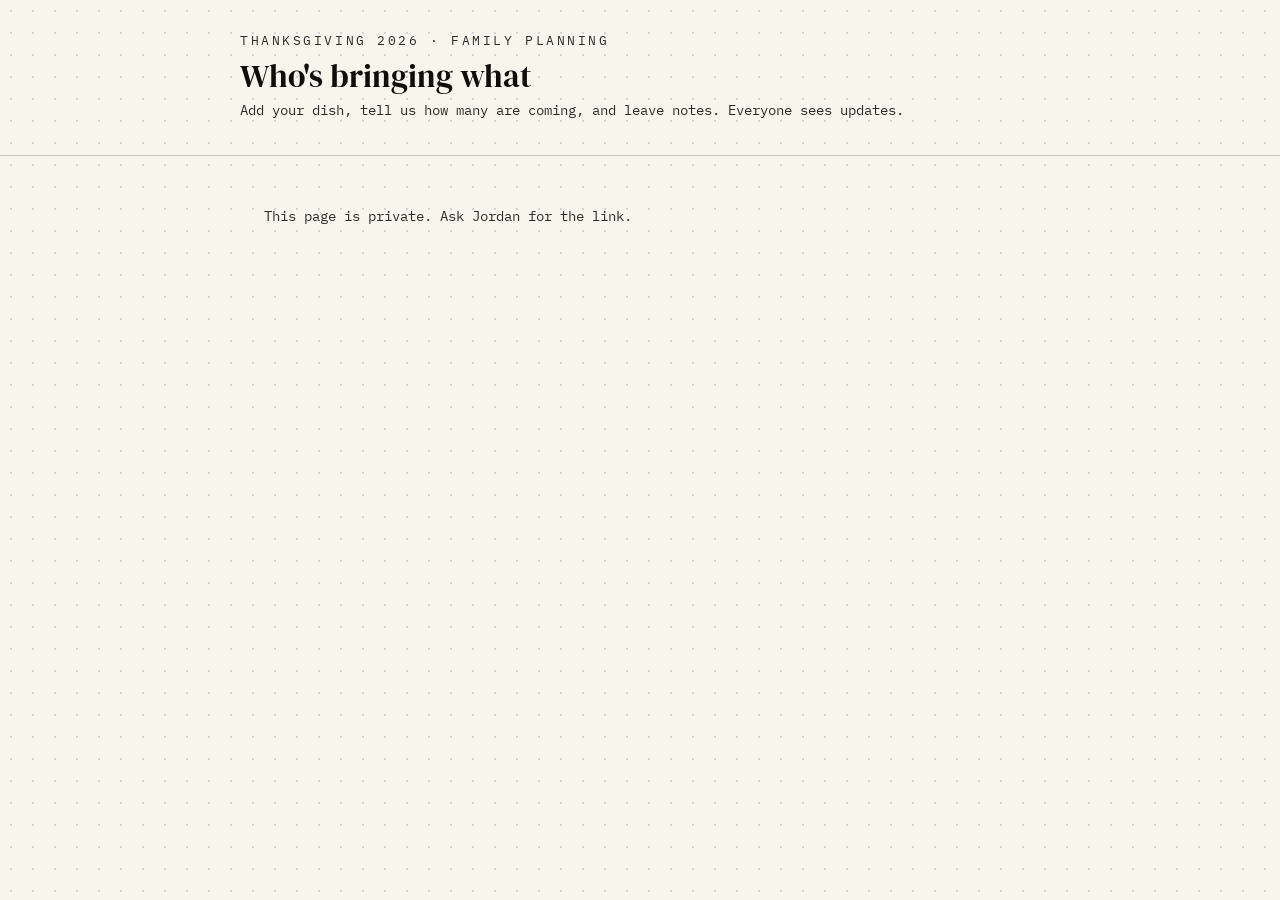
<file: archive/2026/thanksgiving/index.html>
<!DOCTYPE html><html lang="en"><head><meta charset="UTF-8"><meta name="robots" content="noindex, nofollow"><meta name="viewport" content="width=device-width, initial-scale=1.0"><title>thanksgiving 2026</title><link rel="preconnect" href="https://fonts.googleapis.com"><link rel="preconnect" href="https://fonts.gstatic.com" crossorigin><link href="https://fonts.googleapis.com/css2?family=DM+Serif+Display&family=IBM+Plex+Mono:wght@400;500&display=swap" rel="stylesheet"><style>:root{--paper:#f7f5ec;--ink:#1c1c1c;--ink-muted:#6a6760;--orange:#ef5b25;--grid:#a8a6c473;--border-subtle:#c8c6b8;--grid-unit:22px;--phase-base-build:#bf8c52;--phase-peak-build:#b05a28;--phase-recovery:#9a7a58;--phase-marathon-prep:#8c4e32;--phase-final-build:#6e4025;--phase-taper:#c8942a;--phase-race-week:#4e2416}*,:before,:after{box-sizing:border-box;margin:0;padding:0}body{background-color:var(--paper);background-image:radial-gradient(circle, var(--grid) 1.2px, transparent 1.2px);background-size:var(--grid-unit) var(--grid-unit);color:var(--ink);min-height:100vh;font-family:IBM Plex Mono,Courier New,monospace}a{color:inherit;text-decoration:none}.hover-link{color:var(--ink-muted);border-bottom:1px solid #0000;padding-bottom:1px;transition:color .15s,border-color .15s;display:inline-block}.hover-link:hover{color:var(--ink);border-bottom-color:var(--orange)}
:root{--ink:#0f0e0b;--ink-muted:#2e2c28}#header{border-bottom:1px solid var(--border-subtle);padding:2rem 1.5rem 1.5rem}#header .inner{max-width:800px;margin:0 auto}.eyebrow{letter-spacing:.2em;color:var(--ink-muted);text-transform:uppercase;margin-bottom:.5rem;font-size:.8rem}h1{color:var(--ink);font-family:DM Serif Display,Georgia,serif;font-size:2rem;font-weight:400;line-height:1.2}.sub{color:var(--ink-muted);margin-top:.35rem;font-size:.85rem}#status{color:var(--ink-muted);letter-spacing:.05em;margin-top:.75rem;font-size:.75rem}#status.err{color:var(--orange)}#locked{max-width:800px;color:var(--ink-muted);margin:0 auto;padding:3rem 1.5rem;font-size:.9rem;line-height:1.6}#app{grid-template-columns:minmax(0,1fr);gap:2rem;max-width:800px;margin:0 auto;padding:1.5rem 1rem 3rem;display:grid}#app[hidden],#locked[hidden]{display:none}.section-title{color:var(--ink-muted);text-transform:uppercase;letter-spacing:.1em;margin-bottom:.5rem;font-size:.85rem}.tally{color:var(--ink-muted);margin-bottom:.75rem;font-size:.8rem}.tally b{color:var(--orange);font-weight:600}.tbl-wrap{border:1px solid var(--border-subtle);border-radius:8px;overflow-x:auto}.tg-table{border-collapse:collapse;width:100%}.tg-table th,.tg-table td{text-align:left;color:var(--ink-muted);padding:.55rem .75rem;font-size:.82rem}.tg-table th{letter-spacing:.08em;text-transform:uppercase;border-bottom:1px solid var(--border-subtle);background:#c8c6b833;font-size:.7rem;font-weight:600}.tg-table td{border-top:1px solid var(--border-subtle)}.tg-table tbody tr:first-child td{border-top:0}.tg-table td.main{color:var(--ink);font-weight:600}.tg-table td.act{text-align:right;white-space:nowrap}.empty{color:var(--ink-muted);padding:.9rem .75rem;font-size:.8rem}.cat{letter-spacing:.04em;white-space:nowrap;color:#454238;background:#e4e2d6;border:1px solid;border-radius:999px;padding:.1rem .55rem;font-size:.72rem;font-weight:600;line-height:1.5;display:inline-block}.cat-main{color:#7a2e12;background:#f6ddd0}.cat-side{color:#1f5a2e;background:#d9ecd8}.cat-dessert{color:#7a2350;background:#f4dbe6}.cat-snack{color:#6b4a00;background:#f7e4a8}.cat-drinks{color:#14527a;background:#d6e8f4}.tg-form{grid-template-columns:repeat(auto-fit,minmax(150px,1fr));align-items:end;gap:.5rem;margin-top:.75rem;display:grid}.tg-form label{letter-spacing:.08em;text-transform:uppercase;color:var(--ink-muted);gap:.2rem;font-size:.7rem;display:grid}.tg-form input,.tg-form select,#notes{border:1px solid var(--border-subtle);color:var(--ink);background:#fff9;border-radius:4px;padding:.45rem .5rem;font-family:IBM Plex Mono,monospace;font-size:.85rem}#notes{resize:vertical;box-sizing:border-box;width:100%;min-height:8rem;line-height:1.5}.btn{border:1px solid var(--ink);background:var(--ink);color:var(--paper);cursor:pointer;border-radius:4px;padding:.45rem .8rem;font-family:IBM Plex Mono,monospace;font-size:.8rem}.btn.link{color:var(--ink-muted);background:0 0;border:0;padding:.2rem .4rem;text-decoration:underline}.btn.link:hover{color:var(--orange)}
</style></head><body><div id="header"><div class="inner"><div class="eyebrow">Thanksgiving 2026 &middot; family planning</div><h1>Who's bringing what</h1><p class="sub">Add your dish, tell us how many are coming, and leave notes. Everyone sees updates.</p><p id="status" aria-live="polite"></p></div></div><div id="locked" hidden>This page is private. Ask Jordan for the link.</div><div id="app" hidden><section><h2 class="section-title">Dishes</h2><p class="tally" id="dish-tally"></p><div class="tbl-wrap"><table class="tg-table"><thead><tr><th>Who</th><th>Dish</th><th>Type</th><th></th></tr></thead><tbody id="dish-rows"></tbody></table></div><form class="tg-form" id="dish-form" autocomplete="off"><label>Who<input name="who" required maxlength="60"></label><label>Dish<input name="dish" required maxlength="120"></label><label>Type<select name="category"><option>Main</option><option>Side</option><option>Dessert</option><option>Snack</option><option>Drinks</option><option>Other</option></select></label><button class="btn" type="submit" id="dish-submit">Add dish</button></form></section><section><h2 class="section-title">Headcount</h2><p class="tally" id="rsvp-tally"></p><div class="tbl-wrap"><table class="tg-table"><thead><tr><th>Family</th><th>People</th><th>Dietary</th><th></th></tr></thead><tbody id="rsvp-rows"></tbody></table></div><form class="tg-form" id="rsvp-form" autocomplete="off"><label>Family<input name="family" required maxlength="60"></label><label>People<input name="count" type="number" min="0" max="99" required></label><label>Dietary<input name="dietary" maxlength="200"></label><button class="btn" type="submit" id="rsvp-submit">Add family</button></form></section><section><h2 class="section-title">Notes</h2><textarea id="notes" maxlength="4000" placeholder="Time, location, who's hosting, parking..."></textarea></section></div><script>
(function () {
  // Set to the deployed Worker URL (printed by `npx wrangler deploy`).
  var API = (location.hostname === 'localhost' || location.hostname === '127.0.0.1')
    ? 'http://localhost:8787'
    : 'https://thanksgiving.jordannienow.workers.dev';
  var TOKEN_KEY = 'tg_token';
  var POLL_MS = 20000;

  var doc = { dishes: [], rsvps: [], notes: '', rev: 0 };
  var pending = 0;
  var queue = Promise.resolve();
  var editing = { dish: null, rsvp: null };

  var $ = function (id) { return document.getElementById(id); };
  var statusEl = $('status');

  function setStatus(msg, isErr) {
    statusEl.textContent = msg;
    statusEl.className = isErr ? 'err' : '';
  }

  // Token: take it from ?t=, remember it, and remove it from the address bar.
  var params = new URLSearchParams(location.search);
  if (params.get('t')) {
    localStorage.setItem(TOKEN_KEY, params.get('t'));
    history.replaceState(null, '', location.pathname);
  }
  var token = localStorage.getItem(TOKEN_KEY);

  function lock() {
    localStorage.removeItem(TOKEN_KEY);
    $('app').hidden = true;
    $('locked').hidden = false;
    statusEl.textContent = '';
  }

  if (!token) { lock(); return; }

  function request(method, body) {
    return fetch(API + '/state', {
      method: method,
      headers: { 'Authorization': 'Bearer ' + token, 'Content-Type': 'application/json' },
      body: body ? JSON.stringify(body) : undefined
    });
  }

  function newId() {
    return Date.now().toString(36) + Math.random().toString(36).slice(2, 8);
  }

  function el(tag, cls, text) {
    var n = document.createElement(tag);
    if (cls) n.className = cls;
    if (text !== undefined) n.textContent = text;
    return n;
  }

  function cell(text, cls) { return el('td', cls, text); }

  function actions(onEdit, onDelete) {
    var td = el('td', 'act');
    var e = el('button', 'btn link', 'edit');
    e.type = 'button';
    e.addEventListener('click', onEdit);
    var d = el('button', 'btn link', 'remove');
    d.type = 'button';
    d.addEventListener('click', onDelete);
    td.appendChild(e);
    td.appendChild(d);
    return td;
  }

  function render() {
    var dishRows = $('dish-rows');
    dishRows.textContent = '';
    if (!doc.dishes.length) {
      var tr0 = el('tr');
      var c0 = el('td', 'empty', 'Nothing yet. Be the first.');
      c0.colSpan = 4;
      tr0.appendChild(c0);
      dishRows.appendChild(tr0);
    }
    doc.dishes.forEach(function (d) {
      var tr = el('tr');
      tr.appendChild(cell(d.who));
      tr.appendChild(cell(d.dish, 'main'));
      var tdCat = el('td');
      tdCat.appendChild(el('span', 'cat cat-' + d.category.toLowerCase().replace(/[^a-z0-9]/g, ''), d.category));
      tr.appendChild(tdCat);
      tr.appendChild(actions(
        function () { startEdit('dish', d); },
        function () { mutate(function (x) { x.dishes = x.dishes.filter(function (i) { return i.id !== d.id; }); }); }
      ));
      dishRows.appendChild(tr);
    });
    var counts = {};
    doc.dishes.forEach(function (d) { counts[d.category] = (counts[d.category] || 0) + 1; });
    var parts = Object.keys(counts).map(function (k) { return counts[k] + ' ' + k.toLowerCase(); });
    $('dish-tally').textContent = doc.dishes.length ? doc.dishes.length + ' dishes: ' + parts.join(', ') : '';

    var rsvpRows = $('rsvp-rows');
    rsvpRows.textContent = '';
    if (!doc.rsvps.length) {
      var tr1 = el('tr');
      var c1 = el('td', 'empty', 'No families added yet.');
      c1.colSpan = 4;
      tr1.appendChild(c1);
      rsvpRows.appendChild(tr1);
    }
    var total = 0;
    doc.rsvps.forEach(function (r) {
      total += r.count;
      var tr = el('tr');
      tr.appendChild(cell(r.family, 'main'));
      tr.appendChild(cell(String(r.count)));
      tr.appendChild(cell(r.dietary));
      tr.appendChild(actions(
        function () { startEdit('rsvp', r); },
        function () { mutate(function (x) { x.rsvps = x.rsvps.filter(function (i) { return i.id !== r.id; }); }); }
      ));
      rsvpRows.appendChild(tr);
    });
    var tally = $('rsvp-tally');
    tally.textContent = '';
    if (doc.rsvps.length) {
      var b = el('b', '', String(total));
      tally.appendChild(b);
      tally.appendChild(document.createTextNode(' people across ' + doc.rsvps.length + ' families'));
    }

    // Don't overwrite the notes box while someone is typing in it.
    var notes = $('notes');
    if (document.activeElement !== notes && notes.value !== doc.notes) notes.value = doc.notes;
  }

  // Apply a change locally right away, then save it. If the server's copy moved on
  // (409), take its copy, re-apply the same change, and try once more.
  function mutate(fn) {
    fn(doc);
    render();
    pending++;
    queue = queue.then(function () { return save(fn, false); }).then(function () { pending--; }, function () { pending--; });
  }

  function save(fn, retried) {
    setStatus('saving...');
    return request('PUT', { rev: doc.rev, dishes: doc.dishes, rsvps: doc.rsvps, notes: doc.notes })
      .then(function (res) {
        if (res.status === 401) { lock(); return; }
        if (res.status === 409 && !retried) {
          return res.json().then(function (body) {
            doc = body.doc;
            fn(doc);
            render();
            return save(fn, true);
          });
        }
        if (!res.ok) throw new Error('save failed');
        return res.json().then(function (next) {
          doc.rev = next.rev;
          setStatus('saved');
        });
      })
      .catch(function () { setStatus('could not save, check your connection', true); });
  }

  function load() {
    if (pending > 0) return Promise.resolve();
    return request('GET').then(function (res) {
      if (res.status === 401) { lock(); return; }
      if (!res.ok) throw new Error('load failed');
      return res.json().then(function (next) {
        if (pending > 0) return;
        doc = next;
        $('locked').hidden = true;
        $('app').hidden = false;
        render();
        setStatus('up to date');
      });
    }).catch(function () { setStatus('offline, will retry', true); });
  }

  // Edit mode: the form is reused, and submitting replaces the entry with the same id.
  function startEdit(kind, item) {
    editing[kind] = item.id;
    var form = $(kind + '-form');
    if (kind === 'dish') {
      form.who.value = item.who; form.dish.value = item.dish; form.category.value = item.category;
      $('dish-submit').textContent = 'Save dish';
    } else {
      form.family.value = item.family; form.count.value = item.count; form.dietary.value = item.dietary;
      $('rsvp-submit').textContent = 'Save family';
    }
    form.elements[0].focus();
  }

  function finishEdit(kind) {
    editing[kind] = null;
    $(kind + '-form').reset();
    $(kind + '-submit').textContent = kind === 'dish' ? 'Add dish' : 'Add family';
  }

  $('dish-form').addEventListener('submit', function (ev) {
    ev.preventDefault();
    var f = ev.target;
    var entry = { id: editing.dish || newId(), who: f.who.value.trim(), dish: f.dish.value.trim(), category: f.category.value };
    mutate(function (x) {
      var i = x.dishes.findIndex(function (d) { return d.id === entry.id; });
      if (i >= 0) x.dishes[i] = entry; else x.dishes.push(entry);
    });
    finishEdit('dish');
  });

  $('rsvp-form').addEventListener('submit', function (ev) {
    ev.preventDefault();
    var f = ev.target;
    var entry = { id: editing.rsvp || newId(), family: f.family.value.trim(), count: parseInt(f.count.value, 10) || 0, dietary: f.dietary.value.trim() };
    mutate(function (x) {
      var i = x.rsvps.findIndex(function (r) { return r.id === entry.id; });
      if (i >= 0) x.rsvps[i] = entry; else x.rsvps.push(entry);
    });
    finishEdit('rsvp');
  });

  var notesTimer = null;
  $('notes').addEventListener('input', function (ev) {
    var value = ev.target.value;
    clearTimeout(notesTimer);
    notesTimer = setTimeout(function () { mutate(function (x) { x.notes = value; }); }, 800);
  });

  load();
  setInterval(function () { if (!document.hidden) load(); }, POLL_MS);
  document.addEventListener('visibilitychange', function () { if (!document.hidden) load(); });
})();
</script></body></html>
</file>
<file: _astro/fall-plan.z354D74Q.css>
:root{--ink: #0F0E0B;--ink-muted: #2E2C28}#back-nav{padding:.75rem 1.5rem;border-bottom:1px solid var(--border-subtle)}#back-nav .inner{max-width:800px;margin:0 auto}#back-nav a{font-family:IBM Plex Mono,monospace;font-size:.8rem;letter-spacing:.08em}#header{border-bottom:1px solid var(--border-subtle);padding:2rem 1.5rem 1.5rem}#header .inner{max-width:800px;margin:0 auto}.eyebrow{font-size:.8rem;letter-spacing:.2em;color:var(--ink-muted);text-transform:uppercase;margin-bottom:.5rem}h1{font-family:"DM Serif Display",Georgia,serif;font-size:2rem;font-weight:400;color:var(--ink);line-height:1.2;text-shadow:0 0 1.5px rgba(15,14,11,.7),.6px 0 .8px rgba(15,14,11,.25),-.6px 0 .8px rgba(15,14,11,.25),0 3px 2px rgba(15,14,11,.18)}.stats{margin-top:.75rem;display:flex;gap:1.5rem;flex-wrap:wrap}.stat-label{font-size:.85rem;color:var(--ink-muted);text-transform:uppercase;letter-spacing:.1em}.stat-value{font-size:1.05rem;color:var(--orange);font-weight:600}#legend-bar{background:#c8c6b833;border-bottom:1px solid var(--border-subtle);padding:.75rem 1.5rem}#legend-bar .inner{max-width:800px;margin:0 auto;display:flex;gap:1rem;flex-wrap:wrap;align-items:center}.legend-label{font-size:.85rem;color:var(--ink-muted);text-transform:uppercase;letter-spacing:.1em}.legend-item{display:flex;align-items:center;gap:.35rem}.legend-dot{width:8px;height:8px;border-radius:50%;flex-shrink:0}.legend-text{font-size:.8rem;color:var(--ink-muted);text-shadow:0 0 .6px rgba(15,14,11,.5),.4px 0 .4px rgba(15,14,11,.18),-.4px 0 .4px rgba(15,14,11,.18),0 2px 1.5px rgba(15,14,11,.12)}#chart-section{background:#c8c6b833;padding:1rem 1.5rem;border-bottom:1px solid var(--border-subtle)}#chart-section .inner{max-width:800px;margin:0 auto}.chart-title{font-size:.85rem;color:var(--ink-muted);text-transform:uppercase;letter-spacing:.1em;margin-bottom:.5rem}#chart{display:flex;gap:2px;align-items:flex-end;height:48px}.chart-bar{flex:1;border-radius:2px 2px 0 0;cursor:pointer;transition:opacity .15s}.chart-bar:hover{opacity:.85}.chart-labels{display:flex;justify-content:space-between;margin-top:.25rem}.chart-labels span{font-size:.8rem;color:var(--ink-muted)}#weeks{max-width:800px;margin:0 auto;padding:1rem}#pace-card-link{padding:0 1rem 3rem}#pace-card-link .inner{max-width:800px;margin:0 auto}#pace-card-link a{font-family:IBM Plex Mono,monospace;font-size:.8rem;letter-spacing:.08em}.week-card{margin-bottom:.5rem;border-radius:8px;overflow:hidden;border:1px solid var(--border-subtle);transition:border-color .2s}.week-card.open{border-color:var(--accent-44)}.week-card.current-week{border-color:var(--accent);box-shadow:0 0 0 1px var(--accent-44)}.week-header{background:#c8c6b833;padding:.85rem 1rem;cursor:pointer;display:flex;align-items:center;gap:.75rem;transition:background-color .15s;user-select:none}.week-card.open .week-header{background:#c8c6b859}.week-dot{width:10px;height:10px;border-radius:50%;flex-shrink:0}.week-meta{flex:1}.week-title-row{display:flex;align-items:baseline;gap:.5rem;flex-wrap:wrap}.week-num{font-size:.85rem;font-weight:700;color:var(--ink)}.week-dates{font-size:.85rem;color:var(--ink-muted);text-shadow:0 0 .6px rgba(15,14,11,.5),0 2px 1.5px rgba(15,14,11,.12)}.week-phase{font-size:.85rem;text-transform:uppercase;letter-spacing:.05em}.week-goal{font-size:.8rem;color:var(--ink-muted);margin-top:.15rem;text-shadow:0 0 .6px rgba(15,14,11,.5),.4px 0 .4px rgba(15,14,11,.18),-.4px 0 .4px rgba(15,14,11,.18),0 2px 1.5px rgba(15,14,11,.12)}.week-miles-box{text-align:right;flex-shrink:0}.week-miles-num{font-size:1.1rem;font-weight:700}.week-miles-label{font-size:.8rem;color:var(--ink-muted)}.week-chevron{color:var(--ink-muted);font-size:.85rem;margin-left:.25rem}.week-body{background:transparent;display:none}.week-card.open .week-body{display:block}.day-row{border-top:1px solid var(--border-subtle)}.day-row.current-day .day-header{background:#ef5b250f;box-shadow:inset 3px 0 0 var(--accent)}.day-row.current-day .day-label,.day-row.current-day .day-workout{color:var(--ink)}.day-header{padding:.65rem 1rem .65rem 1.5rem;display:flex;align-items:center;gap:.75rem;cursor:pointer;transition:background-color .15s}.day-row.open .day-header{background:#c8c6b833}.day-label{width:32px;font-size:.85rem;color:var(--ink-muted);font-weight:600;flex-shrink:0}.day-info{flex:1;min-width:0}.day-workout{font-size:.82rem;color:var(--ink-muted);line-height:1.4;text-shadow:0 0 .6px rgba(15,14,11,.5),.4px 0 .4px rgba(15,14,11,.18),-.4px 0 .4px rgba(15,14,11,.18),0 2px 1.5px rgba(15,14,11,.12)}.day-pace{font-size:.73rem;color:var(--ink-muted);margin-top:.1rem;text-shadow:0 0 .6px rgba(15,14,11,.5),0 2px 1.5px rgba(15,14,11,.12)}.day-right{display:flex;align-items:center;gap:.5rem;flex-shrink:0}.day-mi{font-size:.8rem;font-weight:600;color:var(--orange)}.day-chevron{color:var(--ink-muted);font-size:.85rem}.day-notes{display:none;padding:.5rem 1rem .75rem 3.25rem;background:#c8c6b826}.day-row.open .day-notes{display:block}.day-notes-inner{font-size:.78rem;color:var(--ink-muted);line-height:1.6;border-left:2px solid var(--accent-44);padding-left:.75rem;text-shadow:0 0 .6px rgba(15,14,11,.5),.4px 0 .4px rgba(15,14,11,.18),-.4px 0 .4px rgba(15,14,11,.18),0 2px 1.5px rgba(15,14,11,.15)}.week-total{padding:.6rem 1rem;border-top:1px solid var(--border-subtle);display:flex;justify-content:flex-end}.week-total span{font-size:.85rem;color:var(--ink-muted);text-shadow:0 0 .6px rgba(15,14,11,.5),0 2px 1.5px rgba(15,14,11,.12)}.week-total strong{font-weight:600}#race-strategy{margin-top:1.5rem;padding:1.25rem;background:#c8c6b826;border-radius:8px;border:1px solid rgba(239,91,37,.22)}.strategy-title{font-size:.85rem;color:var(--orange);text-transform:uppercase;letter-spacing:.15em;margin-bottom:.5rem}.strategy-body{font-size:.85rem;color:var(--ink-muted);line-height:1.8;text-shadow:0 0 .6px rgba(15,14,11,.5),.4px 0 .4px rgba(15,14,11,.18),-.4px 0 .4px rgba(15,14,11,.18),0 2px 1.5px rgba(15,14,11,.15)}.strategy-body strong{color:var(--orange)}
</file>
<file: _astro/pace-card.DcfXTEHd.css>
:root{--ink: #0F0E0B;--ink-muted: #2E2C28}#back-nav{padding:.75rem 1.5rem;border-bottom:1px solid var(--border-subtle)}#back-nav .inner{max-width:800px;margin:0 auto}#back-nav a{font-family:IBM Plex Mono,monospace;font-size:.8rem;letter-spacing:.08em}#header{border-bottom:1px solid var(--border-subtle);padding:2rem 1.5rem 1.5rem}#header .inner{max-width:800px;margin:0 auto}.eyebrow{font-size:.8rem;letter-spacing:.2em;color:var(--ink-muted);text-transform:uppercase;margin-bottom:.5rem}h1{font-family:"DM Serif Display",Georgia,serif;font-size:2rem;font-weight:400;color:var(--ink);line-height:1.2;text-shadow:0 0 1.5px rgba(15,14,11,.7),.6px 0 .8px rgba(15,14,11,.25),-.6px 0 .8px rgba(15,14,11,.25),0 3px 2px rgba(15,14,11,.18)}.sub{font-size:.85rem;color:var(--ink-muted);margin-top:.35rem;text-shadow:0 0 .6px rgba(15,14,11,.5),0 2px 1.5px rgba(15,14,11,.12)}#targets{background:#c8c6b833;border-bottom:1px solid var(--border-subtle);padding:1rem 1.5rem}#targets .inner{max-width:800px;margin:0 auto;display:grid;grid-template-columns:repeat(4,minmax(0,1fr));gap:1rem 1.5rem}.stat-label{font-size:.85rem;color:var(--ink-muted);text-transform:uppercase;letter-spacing:.1em}.stat-value{display:block;font-size:1.4rem;color:var(--ink);font-weight:600;font-variant-numeric:tabular-nums;line-height:1.3}.stat-value.goal{color:var(--orange)}.stat-note{display:block;font-size:.75rem;color:var(--ink-muted);text-shadow:0 0 .6px rgba(15,14,11,.5),0 2px 1.5px rgba(15,14,11,.12)}@media (max-width: 640px){#targets .inner{grid-template-columns:repeat(2,minmax(0,1fr))}}#pace-card{max-width:800px;margin:0 auto;padding:1.5rem 1rem 3rem;display:grid;grid-template-columns:minmax(0,1fr);gap:1.75rem}.section-title{font-size:.85rem;color:var(--ink-muted);text-transform:uppercase;letter-spacing:.1em;margin-bottom:.5rem}.note{font-size:.75rem;color:var(--ink-muted);line-height:1.6;margin-top:.5rem;text-shadow:0 0 .6px rgba(15,14,11,.5),.4px 0 .4px rgba(15,14,11,.18),-.4px 0 .4px rgba(15,14,11,.18),0 2px 1.5px rgba(15,14,11,.12)}.tbl-wrap{overflow-x:auto;border:1px solid var(--border-subtle);border-radius:8px}#pace-card table{border-collapse:collapse;width:100%;min-width:760px;font-variant-numeric:tabular-nums}#pace-card th,#pace-card td{padding:.55rem .75rem;text-align:right;white-space:nowrap}#pace-card th{font-size:.7rem;font-weight:600;letter-spacing:.08em;text-transform:uppercase;color:var(--ink-muted);background:#c8c6b833;border-bottom:1px solid var(--border-subtle);vertical-align:bottom}#pace-card td{font-size:.82rem;color:var(--ink-muted);border-top:1px solid var(--border-subtle)}#pace-card tbody tr:first-child td{border-top:0}#pace-card th:first-child,#pace-card td:first-child{text-align:left}td.leg{font-family:"DM Serif Display",Georgia,serif;font-size:1.15rem;color:var(--ink)!important}td.pace{font-weight:600;color:var(--orange)!important;background:#ef5b250f}td.clock{font-weight:600;color:var(--ink)!important}td.ly{opacity:.75}td.ahead{font-weight:600;color:var(--ink)!important}td.behind{color:var(--ink-muted)}#pace-card tfoot td{font-weight:600;color:var(--ink);background:#c8c6b859;border-top:2px solid var(--ink-muted)}.hill{display:inline-block;font-family:IBM Plex Mono,monospace;font-size:.6rem;font-weight:500;letter-spacing:.08em;text-transform:uppercase;color:var(--orange);border:1px solid currentColor;border-radius:3px;padding:2px 4px;margin-left:6px;vertical-align:3px}.bars{display:grid;gap:6px}.bar-row{display:grid;grid-template-columns:40px minmax(0,1fr) 64px;align-items:center;gap:10px}.bar-row .lbl{font-size:.8rem;font-weight:600;color:var(--ink-muted)}.bar-row .track{height:12px;background:#c8c6b859;border-radius:2px;overflow:hidden}.bar-row .fill{height:100%;background:var(--phase-recovery);opacity:.7}.bar-row .fill.hot{background:var(--orange);opacity:1}.bar-row .val{font-size:.78rem;color:var(--ink-muted);text-align:right;font-variant-numeric:tabular-nums}.cols{display:grid;grid-template-columns:repeat(2,minmax(0,1fr));gap:1rem}@media (max-width: 720px){.cols{grid-template-columns:1fr}}.strategy-box{padding:1.25rem;background:#c8c6b826;border-radius:8px;border:1px solid rgba(239,91,37,.22)}.strategy-title{font-size:.85rem;color:var(--orange);text-transform:uppercase;letter-spacing:.15em;margin-bottom:.75rem}.strategy-box ul{padding-left:1.1rem;display:grid;gap:.5rem}.strategy-box li{font-size:.82rem;color:var(--ink-muted);line-height:1.6;text-shadow:0 0 .6px rgba(15,14,11,.5),.4px 0 .4px rgba(15,14,11,.18),-.4px 0 .4px rgba(15,14,11,.18),0 2px 1.5px rgba(15,14,11,.15)}.strategy-box li b{color:var(--orange);font-weight:600}.strategy-box .mono{color:var(--ink);font-weight:600}
</file>
<file: _astro/plan.C94Z0Ccl.css>
:root{--ink:#0f0e0b;--ink-muted:#2e2c28}.ts{text-shadow:0 0 .6px #0f0e0b80,.4px 0 .4px #0f0e0b2e,-.4px 0 .4px #0f0e0b2e,0 2px 1.5px #0f0e0b1f}#back-nav{border-bottom:1px solid var(--border-subtle);padding:.75rem 1.5rem}#back-nav .inner{flex-wrap:wrap;justify-content:space-between;gap:1rem;max-width:800px;margin:0 auto;display:flex}#back-nav a{letter-spacing:.08em;font-family:IBM Plex Mono,monospace;font-size:.8rem}#header{border-bottom:1px solid var(--border-subtle);padding:2rem 1.5rem 1.5rem}#header .inner{max-width:800px;margin:0 auto}.eyebrow{letter-spacing:.2em;color:var(--ink-muted);text-transform:uppercase;margin-bottom:.5rem;font-size:.8rem}h1{color:var(--ink);text-shadow:0 0 1.5px #0f0e0bb3,.6px 0 .8px #0f0e0b40,-.6px 0 .8px #0f0e0b40,0 3px 2px #0f0e0b2e;font-family:DM Serif Display,Georgia,serif;font-size:2rem;font-weight:400;line-height:1.2}.stats{flex-wrap:wrap;gap:1.5rem;margin-top:.75rem;display:flex}.stat-label{color:var(--ink-muted);text-transform:uppercase;letter-spacing:.1em;font-size:.85rem}.stat-value{color:var(--orange);font-size:1.05rem;font-weight:600}#today-section{border-bottom:1px solid var(--border-subtle);padding:1.25rem 1rem}#today-section .inner{max-width:800px;margin:0 auto}.today-card{border:1px solid var(--border-subtle);border-left:3px solid var(--today-accent,var(--orange));background:#f7f5ecd9;border-radius:8px;padding:1rem 1.1rem .9rem}.today-top{flex-wrap:wrap;justify-content:space-between;align-items:baseline;gap:.75rem;display:flex}.today-when{letter-spacing:.18em;text-transform:uppercase;color:var(--orange);font-size:.8rem;font-weight:600}.today-date{letter-spacing:.12em;text-transform:uppercase;color:var(--ink-muted);margin-left:.5rem;font-size:.8rem}.today-week{letter-spacing:.08em;text-transform:uppercase;color:var(--ink-muted);font-size:.78rem}.today-week .ph{color:var(--today-accent);font-weight:600}.today-main{justify-content:space-between;align-items:baseline;gap:1rem;margin-top:.6rem;display:flex}.today-run{color:var(--ink);font-family:DM Serif Display,Georgia,serif;font-size:1.6rem;line-height:1.2}.today-miles{color:var(--orange);white-space:nowrap;font-variant-numeric:tabular-nums;font-size:1.5rem;font-weight:600}.today-pace{color:var(--ink-muted);margin-top:.3rem;font-size:.85rem}.today-lift{color:var(--ink-muted);align-items:flex-start;gap:.6rem;margin-top:.75rem;font-size:.8rem;line-height:1.5;display:flex}.today-notes{color:var(--ink-muted);border-left:2px solid var(--border-subtle);margin-top:.6rem;padding-left:.75rem;font-size:.8rem;line-height:1.6}.today-notes:empty{display:none}.today-nav{flex-wrap:wrap;gap:.5rem;margin-top:.9rem;display:flex}.today-nav button{letter-spacing:.06em;color:var(--ink-muted);border:1px solid var(--border-subtle);cursor:pointer;background:0 0;border-radius:6px;padding:.35rem .7rem;font-family:IBM Plex Mono,monospace;font-size:.78rem}.today-nav button:hover:not(:disabled){color:var(--ink);border-color:var(--orange)}.today-nav button:disabled{opacity:.35;cursor:default}.today-nav .spacer{flex:1}#btn-today.hidden{display:none}.lift-pill{min-width:1.3rem;height:1.3rem;color:var(--paper);background:var(--ink-muted);border-radius:4px;flex-shrink:0;justify-content:center;align-items:center;padding:0 .3rem;font-size:.7rem;font-weight:700;display:inline-flex}.lift-pill.C{color:var(--ink-muted);border:1px solid var(--ink-muted);background:0 0}.strip-head{color:var(--ink-muted);justify-content:space-between;gap:1rem;margin:1rem 0 .4rem;font-size:.78rem;display:flex}.strip-head strong{color:var(--today-accent)}.strip{grid-template-columns:repeat(7,minmax(0,1fr));gap:4px;display:grid}.strip-cell{text-align:left;border:1px solid var(--border-subtle);cursor:pointer;color:var(--ink);background:#c8c6b833;border-radius:6px;min-width:0;padding:.4rem .45rem;font-family:IBM Plex Mono,monospace;position:relative}.strip-cell:hover{border-color:var(--today-accent)}.strip-cell.sel{border-color:var(--orange);box-shadow:0 0 0 1px var(--orange);background:#ef5b2514}.strip-cell .sc-dow{letter-spacing:.08em;text-transform:uppercase;color:var(--ink-muted);font-size:.7rem}.strip-cell.is-today .sc-dow:after{content:"";background:var(--orange);vertical-align:middle;border-radius:50%;width:6px;height:6px;margin-left:4px;display:inline-block}.strip-cell .sc-mi{font-variant-numeric:tabular-nums;margin-top:.15rem;font-size:1rem;font-weight:600}.strip-cell .sc-tag{color:var(--ink-muted);text-transform:uppercase;letter-spacing:.04em;white-space:nowrap;text-overflow:ellipsis;font-size:.68rem;overflow:hidden}.strip-cell.k-quality .sc-tag,.strip-cell.k-race .sc-tag{color:var(--orange);font-weight:600}.strip-cell.k-rest .sc-mi{color:var(--ink-muted)}.strip-cell .sc-lift{color:var(--ink-muted);font-size:.62rem;font-weight:700;position:absolute;top:.35rem;right:.35rem}#legend-bar{border-bottom:1px solid var(--border-subtle);background:#c8c6b833;padding:.75rem 1.5rem}#legend-bar .inner{flex-wrap:wrap;align-items:center;gap:1rem;max-width:800px;margin:0 auto;display:flex}.legend-label{color:var(--ink-muted);text-transform:uppercase;letter-spacing:.1em;font-size:.85rem}.legend-item{align-items:center;gap:.35rem;display:flex}.legend-dot{border-radius:50%;flex-shrink:0;width:8px;height:8px}.legend-text{color:var(--ink-muted);font-size:.8rem}#chart-section{border-bottom:1px solid var(--border-subtle);background:#c8c6b833;padding:1rem 1.5rem}#chart-section .inner{max-width:800px;margin:0 auto}.chart-title{color:var(--ink-muted);text-transform:uppercase;letter-spacing:.1em;margin-bottom:.5rem;font-size:.85rem}#chart{align-items:flex-end;gap:2px;height:56px;display:flex}.chart-bar{cursor:pointer;opacity:.55;border-radius:2px 2px 0 0;flex:1;transition:opacity .15s}.chart-bar.cut{opacity:.3}.chart-bar:hover{opacity:1}.chart-bar.current{opacity:1;box-shadow:0 0 0 1px var(--ink-muted)}.chart-labels{justify-content:space-between;margin-top:.25rem;display:flex}.chart-labels span{color:var(--ink-muted);font-size:.75rem}#weeks{max-width:800px;margin:0 auto;padding:1rem 1rem .5rem}.week-card{border:1px solid var(--border-subtle);border-radius:8px;margin-bottom:.5rem;scroll-margin-top:.75rem;transition:border-color .2s;overflow:hidden}.week-card.open{border-color:var(--accent)}.week-card.current-week{border-color:var(--accent);box-shadow:0 0 0 1px var(--accent)}.week-card.past .week-header{opacity:.7}.week-header{cursor:pointer;user-select:none;background:#c8c6b833;align-items:center;gap:.75rem;padding:.85rem 1rem;display:flex}.week-card.open .week-header{background:#c8c6b859}.week-dot{border-radius:50%;flex-shrink:0;width:10px;height:10px}.week-meta{flex:1;min-width:0}.week-title-row{flex-wrap:wrap;align-items:baseline;gap:.5rem;display:flex}.week-num{color:var(--ink);font-size:.85rem;font-weight:700}.week-dates{color:var(--ink-muted);font-size:.85rem}.week-phase{text-transform:uppercase;letter-spacing:.05em;font-size:.8rem}.chip{text-transform:uppercase;letter-spacing:.08em;color:var(--ink-muted);border:1px solid var(--border-subtle);border-radius:3px;padding:0 .3rem;font-size:.65rem}.chip.now{color:var(--orange);border-color:var(--orange)}.week-goal{color:var(--ink-muted);margin-top:.15rem;font-size:.8rem}.week-miles-box{text-align:right;flex-shrink:0}.week-miles-num{font-size:1.1rem;font-weight:700}.week-miles-label{color:var(--ink-muted);font-size:.8rem}.week-chevron{color:var(--ink-muted);margin-left:.25rem;font-size:.85rem}.week-body{display:none}.week-card.open .week-body{display:block}.day-row{border-top:1px solid var(--border-subtle)}.day-row.current-day .day-header{box-shadow:inset 3px 0 0 var(--orange);background:#ef5b250f}.day-header{cursor:pointer;align-items:center;gap:.75rem;padding:.65rem 1rem .65rem 1.25rem;display:flex}.day-row.open .day-header{background:#c8c6b833}.day-label{flex-shrink:0;width:44px}.day-label .dl-dow{color:var(--ink-muted);font-size:.85rem;font-weight:600}.day-label .dl-date{color:var(--ink-muted);font-size:.7rem}.day-row.current-day .dl-dow{color:var(--ink)}.day-info{flex:1;min-width:0}.day-workout{color:var(--ink);font-size:.82rem;line-height:1.4}.day-row.k-rest .day-workout,.day-row.k-easy .day-workout,.day-row.k-recovery .day-workout{color:var(--ink-muted)}.day-pace{color:var(--ink-muted);margin-top:.1rem;font-size:.73rem}.day-right{flex-shrink:0;align-items:center;gap:.5rem;display:flex}.day-mi{color:var(--orange);font-variant-numeric:tabular-nums;font-size:.8rem;font-weight:600}.day-chevron{color:var(--ink-muted);font-size:.8rem}.day-notes{background:#c8c6b826;padding:.5rem 1rem .75rem 4.25rem;display:none}.day-row.open .day-notes{display:block}.day-notes-inner{color:var(--ink-muted);border-left:2px solid var(--accent);padding-left:.75rem;font-size:.78rem;line-height:1.6}.day-notes-inner .dn-lift{align-items:flex-start;gap:.5rem;margin-bottom:.35rem;display:flex}.week-total{border-top:1px solid var(--border-subtle);color:var(--ink-muted);justify-content:flex-end;padding:.6rem 1rem;font-size:.85rem;display:flex}.week-total strong{margin-left:.35rem;font-weight:600}#reference{max-width:800px;margin:0 auto;padding:1rem 1rem 3rem}#reference h2{color:var(--ink-muted);text-transform:uppercase;letter-spacing:.1em;margin:.5rem 0;font-size:.85rem;font-weight:400}#reference details{border:1px solid var(--border-subtle);background:#f7f5ec99;border-radius:8px;margin-bottom:.5rem}#reference summary{cursor:pointer;color:var(--ink);background:#c8c6b833;border-radius:8px;padding:.75rem 1rem;font-size:.85rem;font-weight:600}#reference details[open] summary{border-bottom:1px solid var(--border-subtle);border-radius:8px 8px 0 0}.ref-body{color:var(--ink-muted);padding:.75rem 1rem 1rem;font-size:.8rem;line-height:1.6}.ref-body p{margin-top:.5rem}.ref-body h3{color:var(--ink);margin:.9rem 0 .35rem;font-size:.8rem}.ref-body h3:first-child{margin-top:0}.tbl-wrap{overflow-x:auto}.ref-body table{border-collapse:collapse;width:100%;font-size:.78rem}.ref-body th,.ref-body td{text-align:left;border-bottom:1px solid var(--border-subtle);vertical-align:top;padding:.4rem .6rem}.ref-body th{text-transform:uppercase;letter-spacing:.08em;font-size:.68rem;font-weight:600}.ref-body td:first-child{color:var(--ink);white-space:nowrap}.ref-body dl dt{color:var(--ink);margin-top:.5rem;font-weight:600}.ref-body dl dd{margin:0}.ref-source{color:var(--ink-muted);margin-top:1rem;font-size:.75rem}@media (width<=560px){.today-run{font-size:1.3rem}.today-miles{font-size:1.25rem}.strip{gap:3px}.strip-cell{padding:.35rem .3rem}.strip-cell .sc-tag{font-size:.6rem}.strip-cell .sc-lift{display:none}.day-notes{padding-left:1.25rem}}
</file>
<file: _astro/fall-plan.3v8IujNc.css>
:root{--ink:#0f0e0b;--ink-muted:#2e2c28}#back-nav{border-bottom:1px solid var(--border-subtle);padding:.75rem 1.5rem}#back-nav .inner{max-width:800px;margin:0 auto}#back-nav a{letter-spacing:.08em;font-family:IBM Plex Mono,monospace;font-size:.8rem}#header{border-bottom:1px solid var(--border-subtle);padding:2rem 1.5rem 1.5rem}#header .inner{max-width:800px;margin:0 auto}.eyebrow{letter-spacing:.2em;color:var(--ink-muted);text-transform:uppercase;margin-bottom:.5rem;font-size:.8rem}h1{color:var(--ink);text-shadow:0 0 1.5px #0f0e0bb3,.6px 0 .8px #0f0e0b40,-.6px 0 .8px #0f0e0b40,0 3px 2px #0f0e0b2e;font-family:DM Serif Display,Georgia,serif;font-size:2rem;font-weight:400;line-height:1.2}.stats{flex-wrap:wrap;gap:1.5rem;margin-top:.75rem;display:flex}.stat-label{color:var(--ink-muted);text-transform:uppercase;letter-spacing:.1em;font-size:.85rem}.stat-value{color:var(--orange);font-size:1.05rem;font-weight:600}#legend-bar{border-bottom:1px solid var(--border-subtle);background:#c8c6b833;padding:.75rem 1.5rem}#legend-bar .inner{flex-wrap:wrap;align-items:center;gap:1rem;max-width:800px;margin:0 auto;display:flex}.legend-label{color:var(--ink-muted);text-transform:uppercase;letter-spacing:.1em;font-size:.85rem}.legend-item{align-items:center;gap:.35rem;display:flex}.legend-dot{border-radius:50%;flex-shrink:0;width:8px;height:8px}.legend-text{color:var(--ink-muted);text-shadow:0 0 .6px #0f0e0b80,.4px 0 .4px #0f0e0b2e,-.4px 0 .4px #0f0e0b2e,0 2px 1.5px #0f0e0b1f;font-size:.8rem}#chart-section{border-bottom:1px solid var(--border-subtle);background:#c8c6b833;padding:1rem 1.5rem}#chart-section .inner{max-width:800px;margin:0 auto}.chart-title{color:var(--ink-muted);text-transform:uppercase;letter-spacing:.1em;margin-bottom:.5rem;font-size:.85rem}#chart{align-items:flex-end;gap:2px;height:48px;display:flex}.chart-bar{cursor:pointer;border-radius:2px 2px 0 0;flex:1;transition:opacity .15s}.chart-bar:hover{opacity:.85}.chart-labels{justify-content:space-between;margin-top:.25rem;display:flex}.chart-labels span{color:var(--ink-muted);font-size:.8rem}#weeks{max-width:800px;margin:0 auto;padding:1rem}#pace-card-link{padding:0 1rem 3rem}#pace-card-link .inner{max-width:800px;margin:0 auto}#pace-card-link a{letter-spacing:.08em;font-family:IBM Plex Mono,monospace;font-size:.8rem}.week-card{border:1px solid var(--border-subtle);border-radius:8px;margin-bottom:.5rem;transition:border-color .2s;overflow:hidden}.week-card.open{border-color:var(--accent-44)}.week-card.current-week{border-color:var(--accent);box-shadow:0 0 0 1px var(--accent-44)}.week-header{cursor:pointer;user-select:none;background:#c8c6b833;align-items:center;gap:.75rem;padding:.85rem 1rem;transition:background-color .15s;display:flex}.week-card.open .week-header{background:#c8c6b859}.week-dot{border-radius:50%;flex-shrink:0;width:10px;height:10px}.week-meta{flex:1}.week-title-row{flex-wrap:wrap;align-items:baseline;gap:.5rem;display:flex}.week-num{color:var(--ink);font-size:.85rem;font-weight:700}.week-dates{color:var(--ink-muted);text-shadow:0 0 .6px #0f0e0b80,0 2px 1.5px #0f0e0b1f;font-size:.85rem}.week-phase{text-transform:uppercase;letter-spacing:.05em;font-size:.85rem}.week-goal{color:var(--ink-muted);text-shadow:0 0 .6px #0f0e0b80,.4px 0 .4px #0f0e0b2e,-.4px 0 .4px #0f0e0b2e,0 2px 1.5px #0f0e0b1f;margin-top:.15rem;font-size:.8rem}.week-miles-box{text-align:right;flex-shrink:0}.week-miles-num{font-size:1.1rem;font-weight:700}.week-miles-label{color:var(--ink-muted);font-size:.8rem}.week-chevron{color:var(--ink-muted);margin-left:.25rem;font-size:.85rem}.week-body{background:0 0;display:none}.week-card.open .week-body{display:block}.day-row{border-top:1px solid var(--border-subtle)}.day-row.current-day .day-header{box-shadow:inset 3px 0 0 var(--accent);background:#ef5b250f}.day-row.current-day .day-label,.day-row.current-day .day-workout{color:var(--ink)}.day-header{cursor:pointer;align-items:center;gap:.75rem;padding:.65rem 1rem .65rem 1.5rem;transition:background-color .15s;display:flex}.day-row.open .day-header{background:#c8c6b833}.day-label{width:32px;color:var(--ink-muted);flex-shrink:0;font-size:.85rem;font-weight:600}.day-info{flex:1;min-width:0}.day-workout{color:var(--ink-muted);text-shadow:0 0 .6px #0f0e0b80,.4px 0 .4px #0f0e0b2e,-.4px 0 .4px #0f0e0b2e,0 2px 1.5px #0f0e0b1f;font-size:.82rem;line-height:1.4}.day-pace{color:var(--ink-muted);text-shadow:0 0 .6px #0f0e0b80,0 2px 1.5px #0f0e0b1f;margin-top:.1rem;font-size:.73rem}.day-right{flex-shrink:0;align-items:center;gap:.5rem;display:flex}.day-mi{color:var(--orange);font-size:.8rem;font-weight:600}.day-chevron{color:var(--ink-muted);font-size:.85rem}.day-notes{background:#c8c6b826;padding:.5rem 1rem .75rem 3.25rem;display:none}.day-row.open .day-notes{display:block}.day-notes-inner{color:var(--ink-muted);border-left:2px solid var(--accent-44);text-shadow:0 0 .6px #0f0e0b80,.4px 0 .4px #0f0e0b2e,-.4px 0 .4px #0f0e0b2e,0 2px 1.5px #0f0e0b26;padding-left:.75rem;font-size:.78rem;line-height:1.6}.week-total{border-top:1px solid var(--border-subtle);justify-content:flex-end;padding:.6rem 1rem;display:flex}.week-total span{color:var(--ink-muted);text-shadow:0 0 .6px #0f0e0b80,0 2px 1.5px #0f0e0b1f;font-size:.85rem}.week-total strong{font-weight:600}#race-strategy{background:#c8c6b826;border:1px solid #ef5b2538;border-radius:8px;margin-top:1.5rem;padding:1.25rem}.strategy-title{color:var(--orange);text-transform:uppercase;letter-spacing:.15em;margin-bottom:.5rem;font-size:.85rem}.strategy-body{color:var(--ink-muted);text-shadow:0 0 .6px #0f0e0b80,.4px 0 .4px #0f0e0b2e,-.4px 0 .4px #0f0e0b2e,0 2px 1.5px #0f0e0b26;font-size:.85rem;line-height:1.8}.strategy-body strong{color:var(--orange)}
</file>
<file: _astro/pace-card.YNs46xVt.css>
:root{--ink:#0f0e0b;--ink-muted:#2e2c28}#back-nav{border-bottom:1px solid var(--border-subtle);padding:.75rem 1.5rem}#back-nav .inner{max-width:800px;margin:0 auto}#back-nav a{letter-spacing:.08em;font-family:IBM Plex Mono,monospace;font-size:.8rem}#header{border-bottom:1px solid var(--border-subtle);padding:2rem 1.5rem 1.5rem}#header .inner{max-width:800px;margin:0 auto}.eyebrow{letter-spacing:.2em;color:var(--ink-muted);text-transform:uppercase;margin-bottom:.5rem;font-size:.8rem}h1{color:var(--ink);text-shadow:0 0 1.5px #0f0e0bb3,.6px 0 .8px #0f0e0b40,-.6px 0 .8px #0f0e0b40,0 3px 2px #0f0e0b2e;font-family:DM Serif Display,Georgia,serif;font-size:2rem;font-weight:400;line-height:1.2}.sub{color:var(--ink-muted);text-shadow:0 0 .6px #0f0e0b80,0 2px 1.5px #0f0e0b1f;margin-top:.35rem;font-size:.85rem}#targets{border-bottom:1px solid var(--border-subtle);background:#c8c6b833;padding:1rem 1.5rem}#targets .inner{grid-template-columns:repeat(4,minmax(0,1fr));gap:1rem 1.5rem;max-width:800px;margin:0 auto;display:grid}.stat-label{color:var(--ink-muted);text-transform:uppercase;letter-spacing:.1em;font-size:.85rem}.stat-value{color:var(--ink);font-variant-numeric:tabular-nums;font-size:1.4rem;font-weight:600;line-height:1.3;display:block}.stat-value.goal{color:var(--orange)}.stat-note{color:var(--ink-muted);text-shadow:0 0 .6px #0f0e0b80,0 2px 1.5px #0f0e0b1f;font-size:.75rem;display:block}@media (width<=640px){#targets .inner{grid-template-columns:repeat(2,minmax(0,1fr))}}#pace-card{grid-template-columns:minmax(0,1fr);gap:1.75rem;max-width:800px;margin:0 auto;padding:1.5rem 1rem 3rem;display:grid}.section-title{color:var(--ink-muted);text-transform:uppercase;letter-spacing:.1em;margin-bottom:.5rem;font-size:.85rem}.note{color:var(--ink-muted);text-shadow:0 0 .6px #0f0e0b80,.4px 0 .4px #0f0e0b2e,-.4px 0 .4px #0f0e0b2e,0 2px 1.5px #0f0e0b1f;margin-top:.5rem;font-size:.75rem;line-height:1.6}.tbl-wrap{border:1px solid var(--border-subtle);border-radius:8px;overflow-x:auto}#pace-card table{border-collapse:collapse;font-variant-numeric:tabular-nums;width:100%;min-width:760px}#pace-card th,#pace-card td{text-align:right;white-space:nowrap;padding:.55rem .75rem}#pace-card th{letter-spacing:.08em;text-transform:uppercase;color:var(--ink-muted);border-bottom:1px solid var(--border-subtle);vertical-align:bottom;background:#c8c6b833;font-size:.7rem;font-weight:600}#pace-card td{color:var(--ink-muted);border-top:1px solid var(--border-subtle);font-size:.82rem}#pace-card tbody tr:first-child td{border-top:0}#pace-card th:first-child,#pace-card td:first-child{text-align:left}td.leg{font-family:DM Serif Display,Georgia,serif;font-size:1.15rem;color:var(--ink)!important}td.pace{background:#ef5b250f;font-weight:600;color:var(--orange)!important}td.clock{font-weight:600;color:var(--ink)!important}td.ly{opacity:.75}td.ahead{font-weight:600;color:var(--ink)!important}td.behind{color:var(--ink-muted)}#pace-card tfoot td{color:var(--ink);border-top:2px solid var(--ink-muted);background:#c8c6b859;font-weight:600}.hill{letter-spacing:.08em;text-transform:uppercase;color:var(--orange);vertical-align:3px;border:1px solid;border-radius:3px;margin-left:6px;padding:2px 4px;font-family:IBM Plex Mono,monospace;font-size:.6rem;font-weight:500;display:inline-block}.bars{gap:6px;display:grid}.bar-row{grid-template-columns:40px minmax(0,1fr) 64px;align-items:center;gap:10px;display:grid}.bar-row .lbl{color:var(--ink-muted);font-size:.8rem;font-weight:600}.bar-row .track{background:#c8c6b859;border-radius:2px;height:12px;overflow:hidden}.bar-row .fill{background:var(--phase-recovery);opacity:.7;height:100%}.bar-row .fill.hot{background:var(--orange);opacity:1}.bar-row .val{color:var(--ink-muted);text-align:right;font-variant-numeric:tabular-nums;font-size:.78rem}.cols{grid-template-columns:repeat(2,minmax(0,1fr));gap:1rem;display:grid}@media (width<=720px){.cols{grid-template-columns:1fr}}.strategy-box{background:#c8c6b826;border:1px solid #ef5b2538;border-radius:8px;padding:1.25rem}.strategy-title{color:var(--orange);text-transform:uppercase;letter-spacing:.15em;margin-bottom:.75rem;font-size:.85rem}.strategy-box ul{gap:.5rem;padding-left:1.1rem;display:grid}.strategy-box li{color:var(--ink-muted);text-shadow:0 0 .6px #0f0e0b80,.4px 0 .4px #0f0e0b2e,-.4px 0 .4px #0f0e0b2e,0 2px 1.5px #0f0e0b26;font-size:.82rem;line-height:1.6}.strategy-box li b{color:var(--orange);font-weight:600}.strategy-box .mono{color:var(--ink);font-weight:600}
</file>
